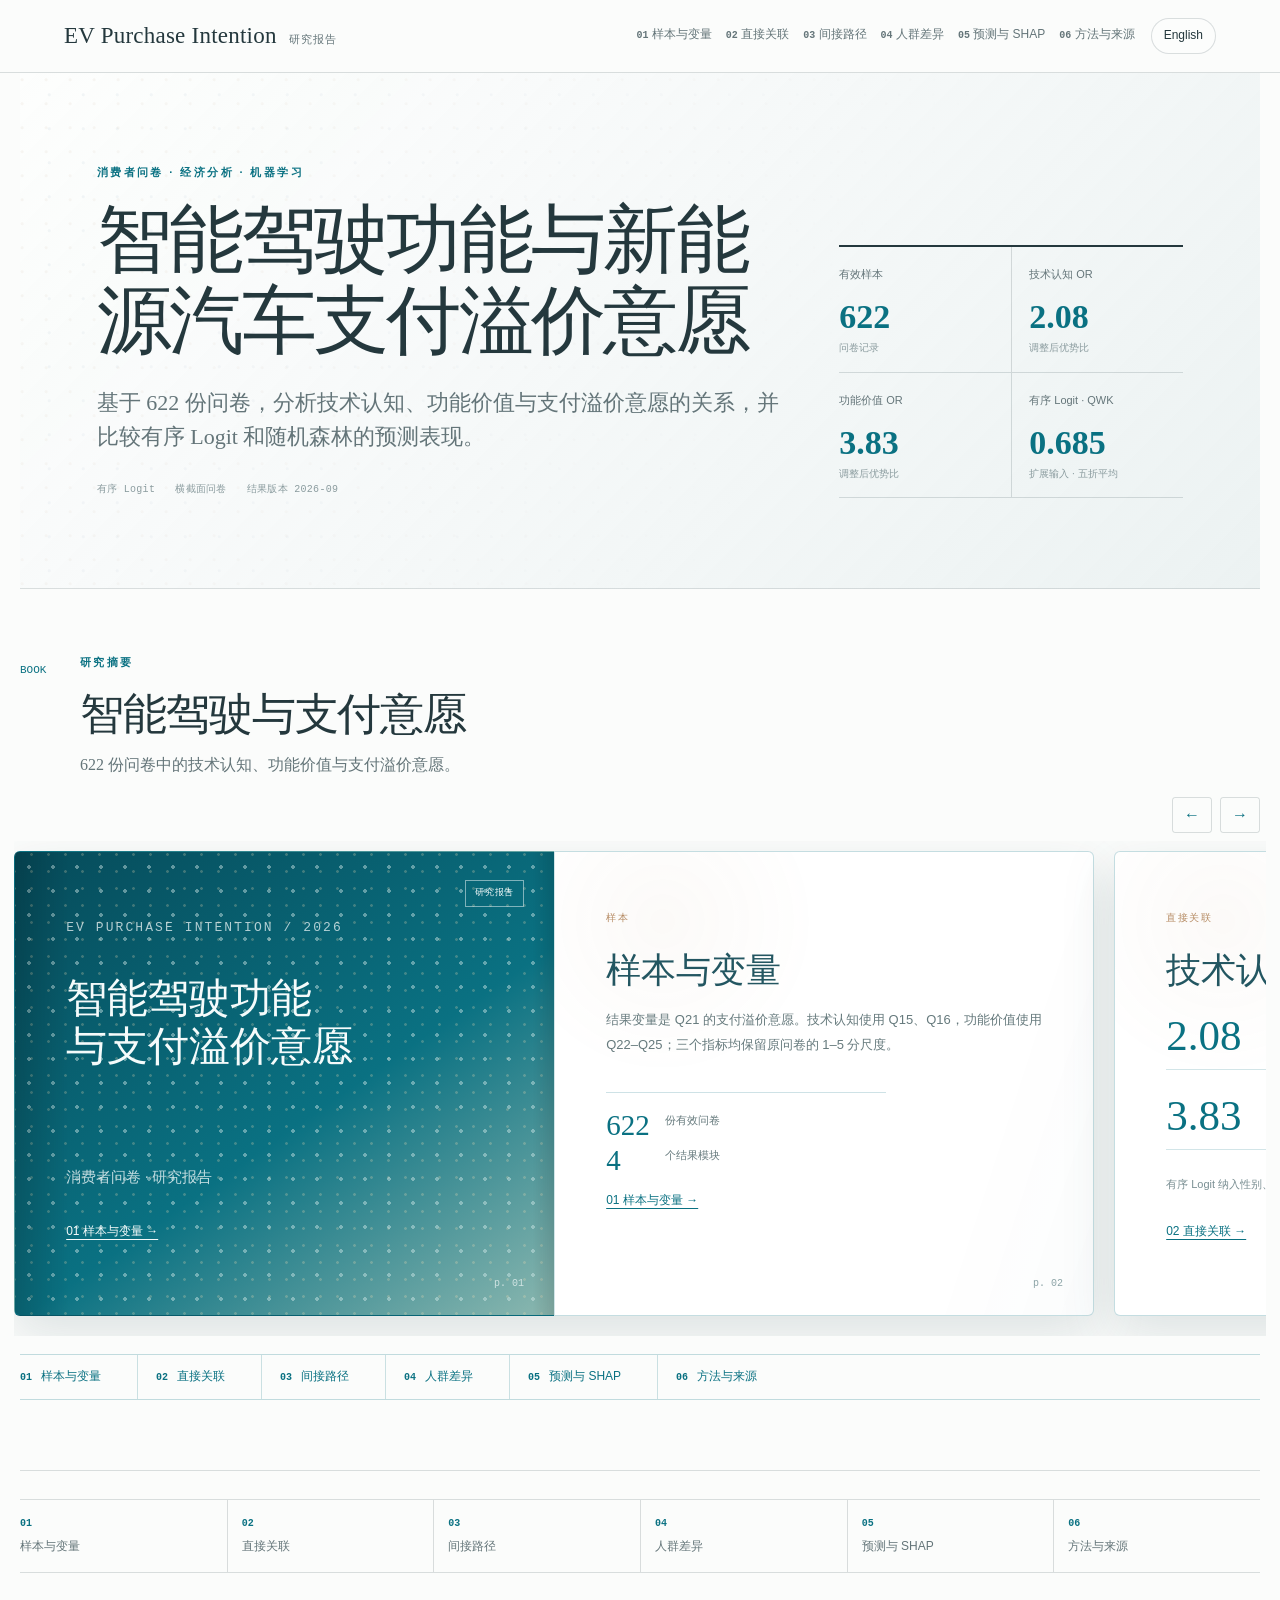
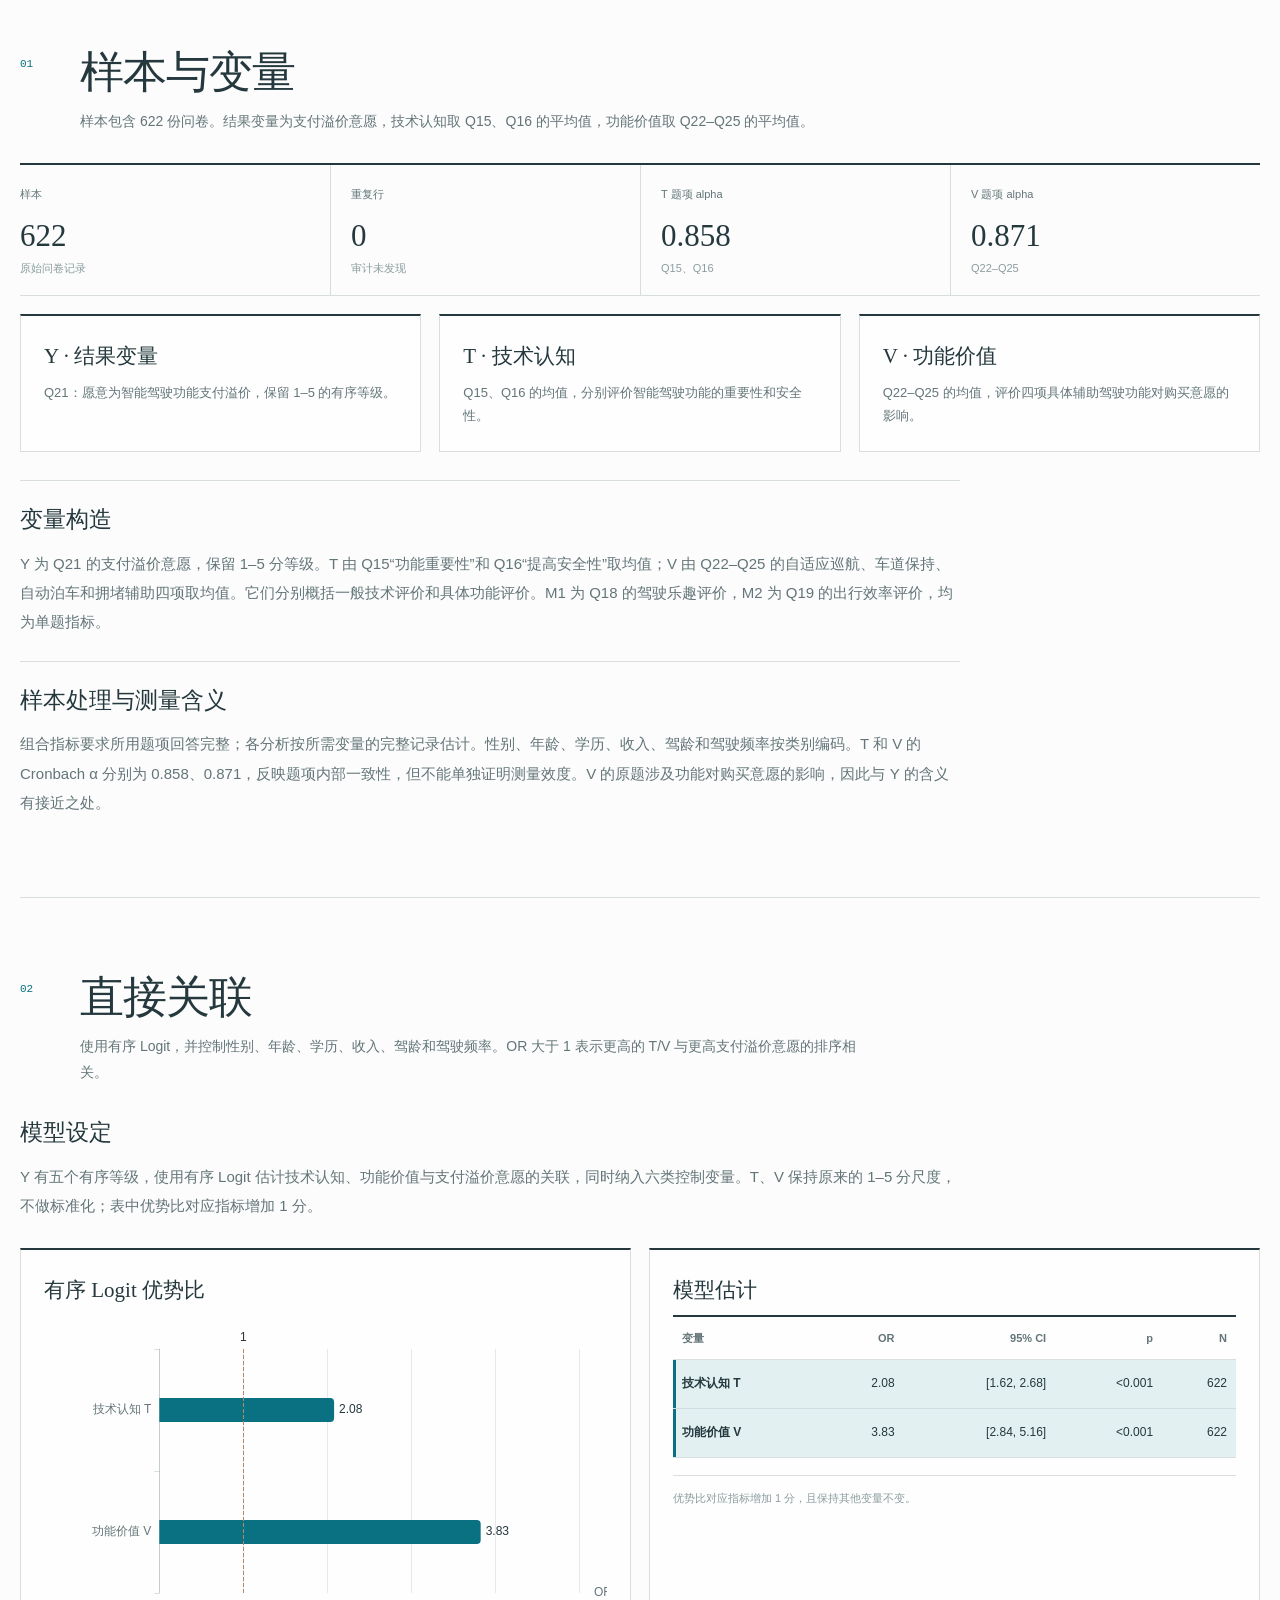
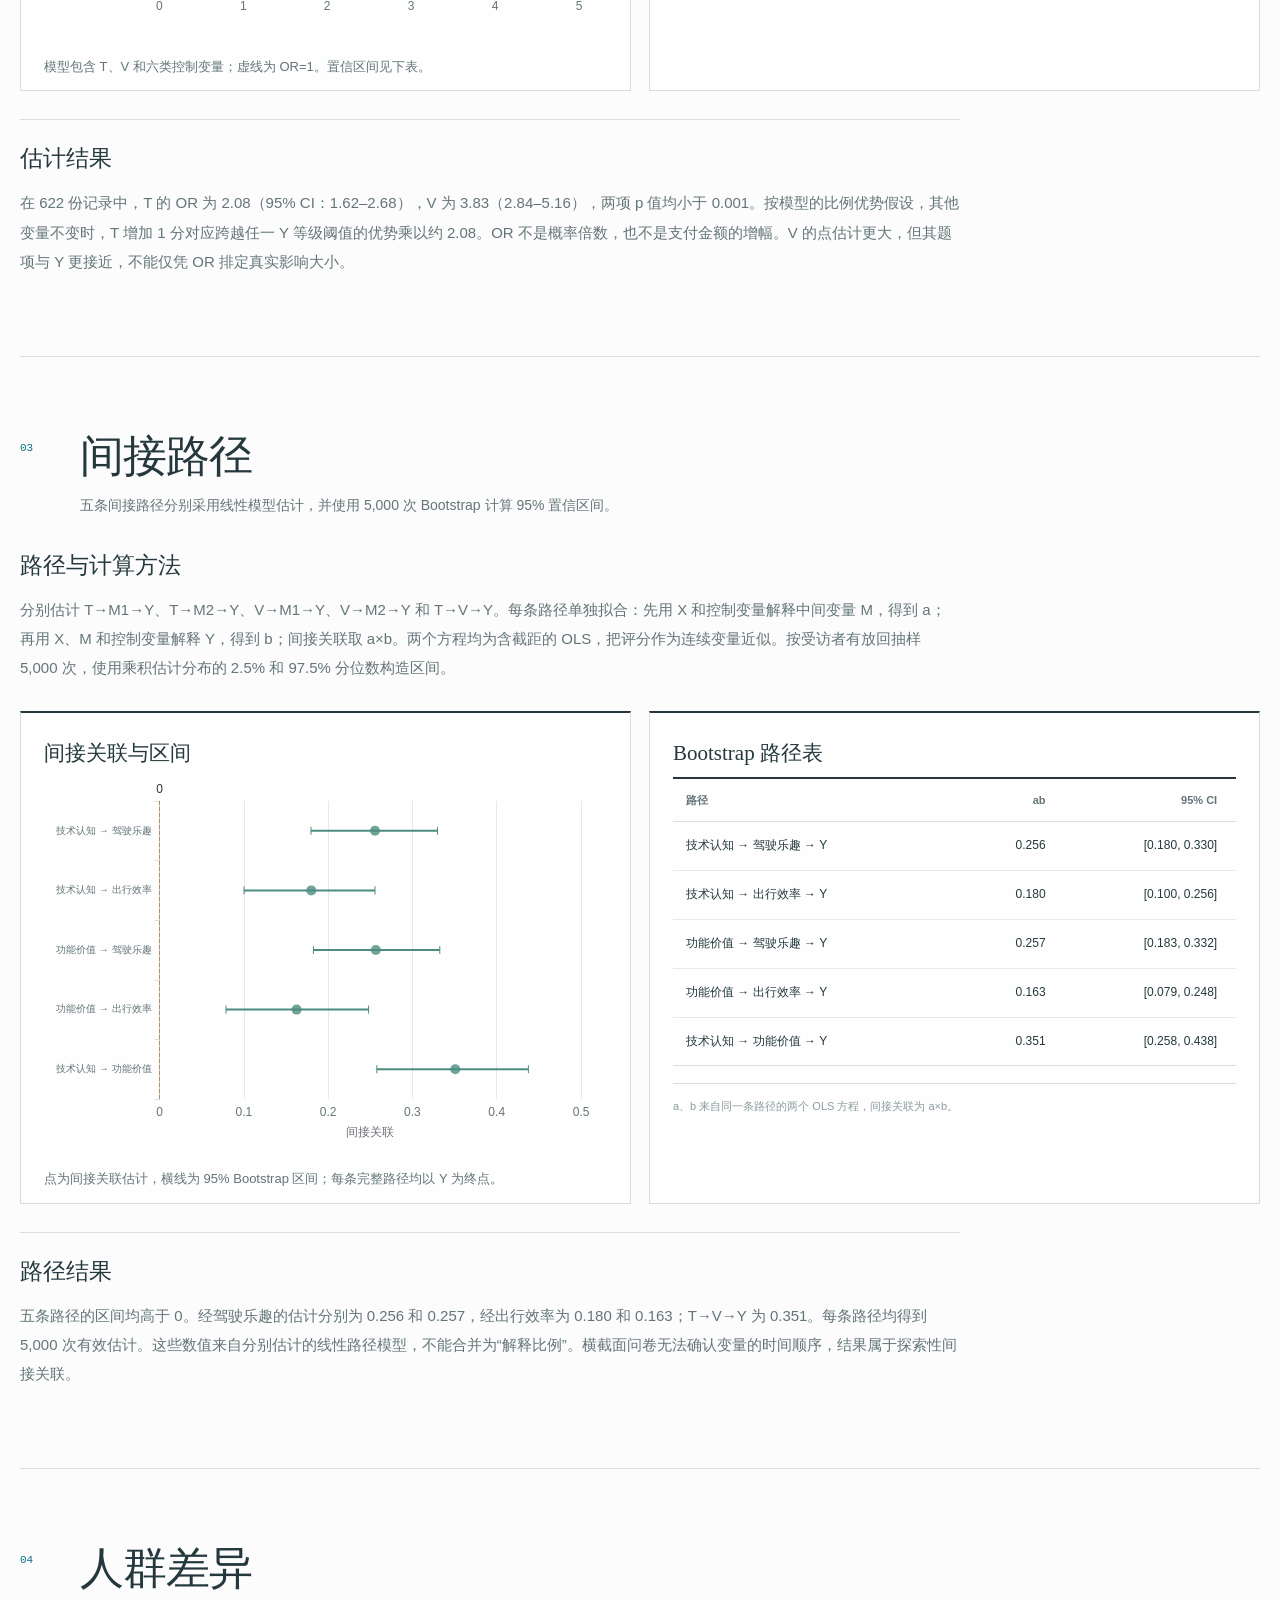
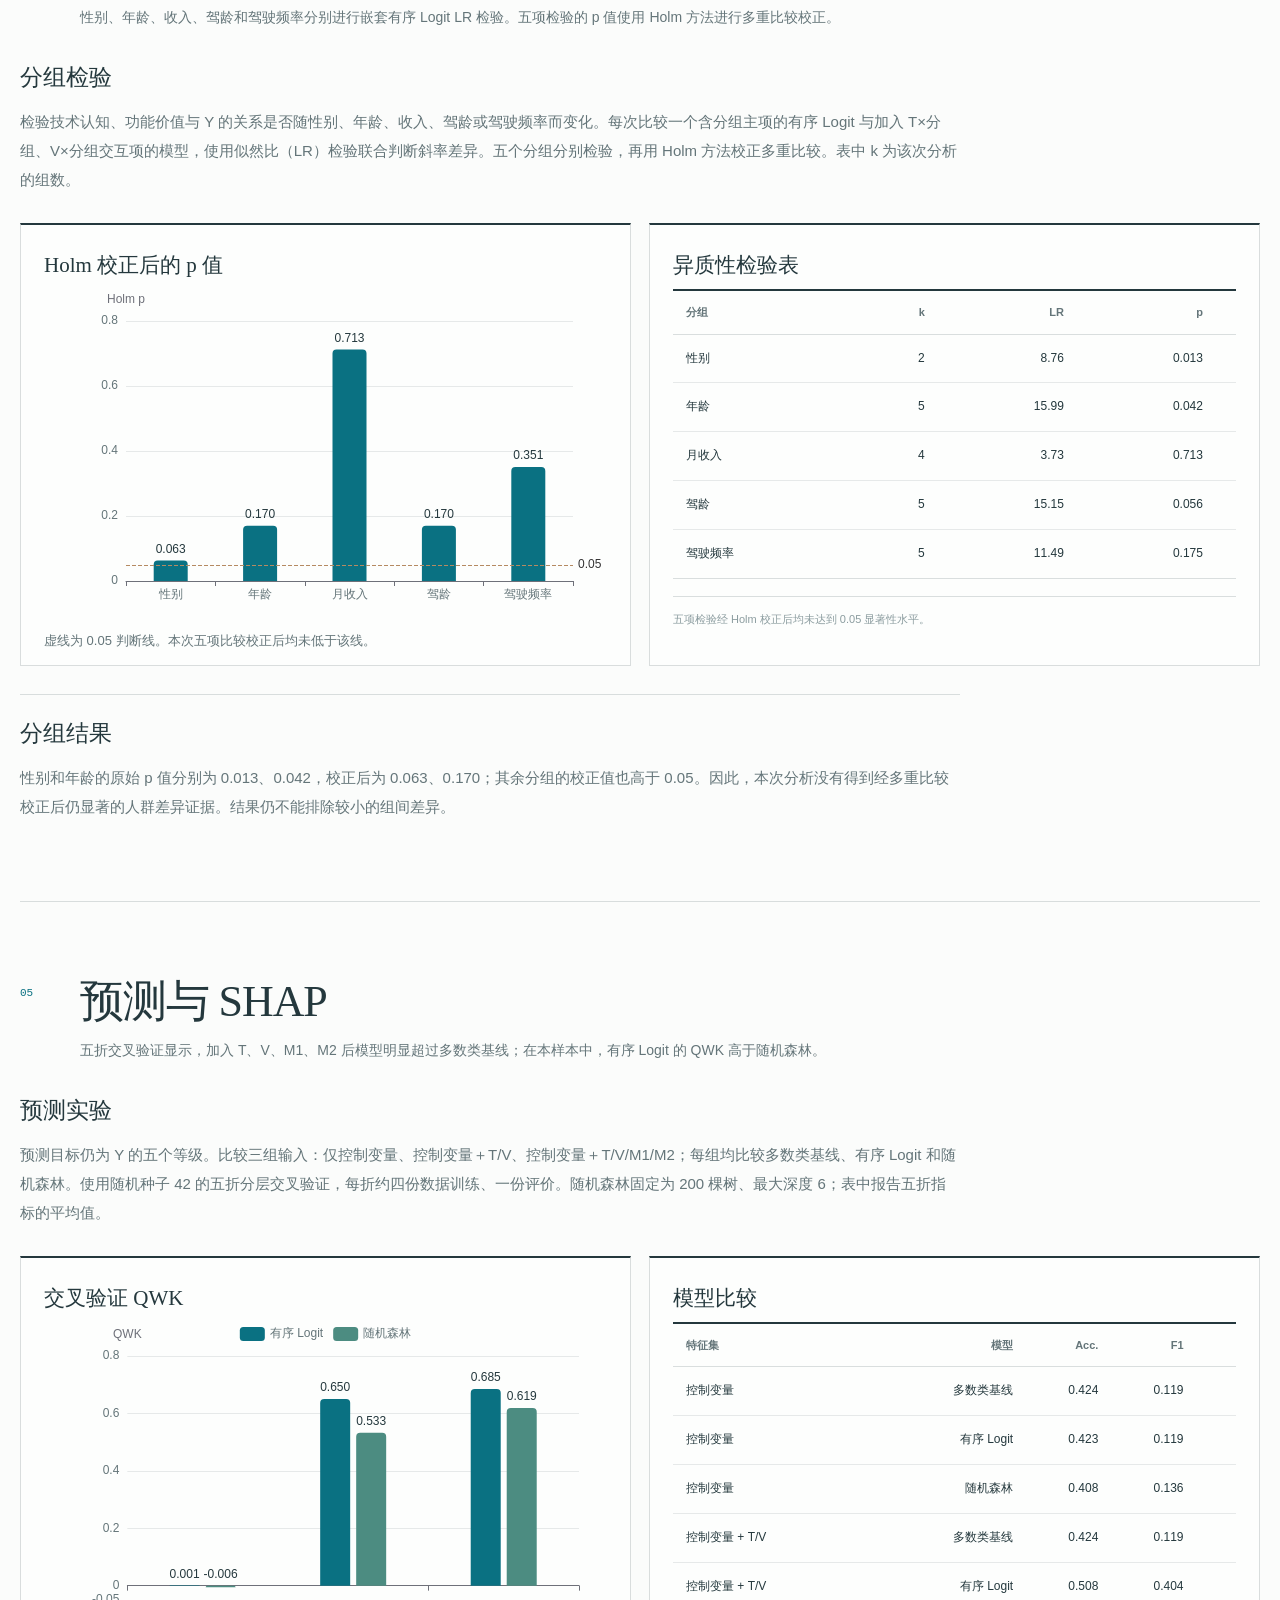
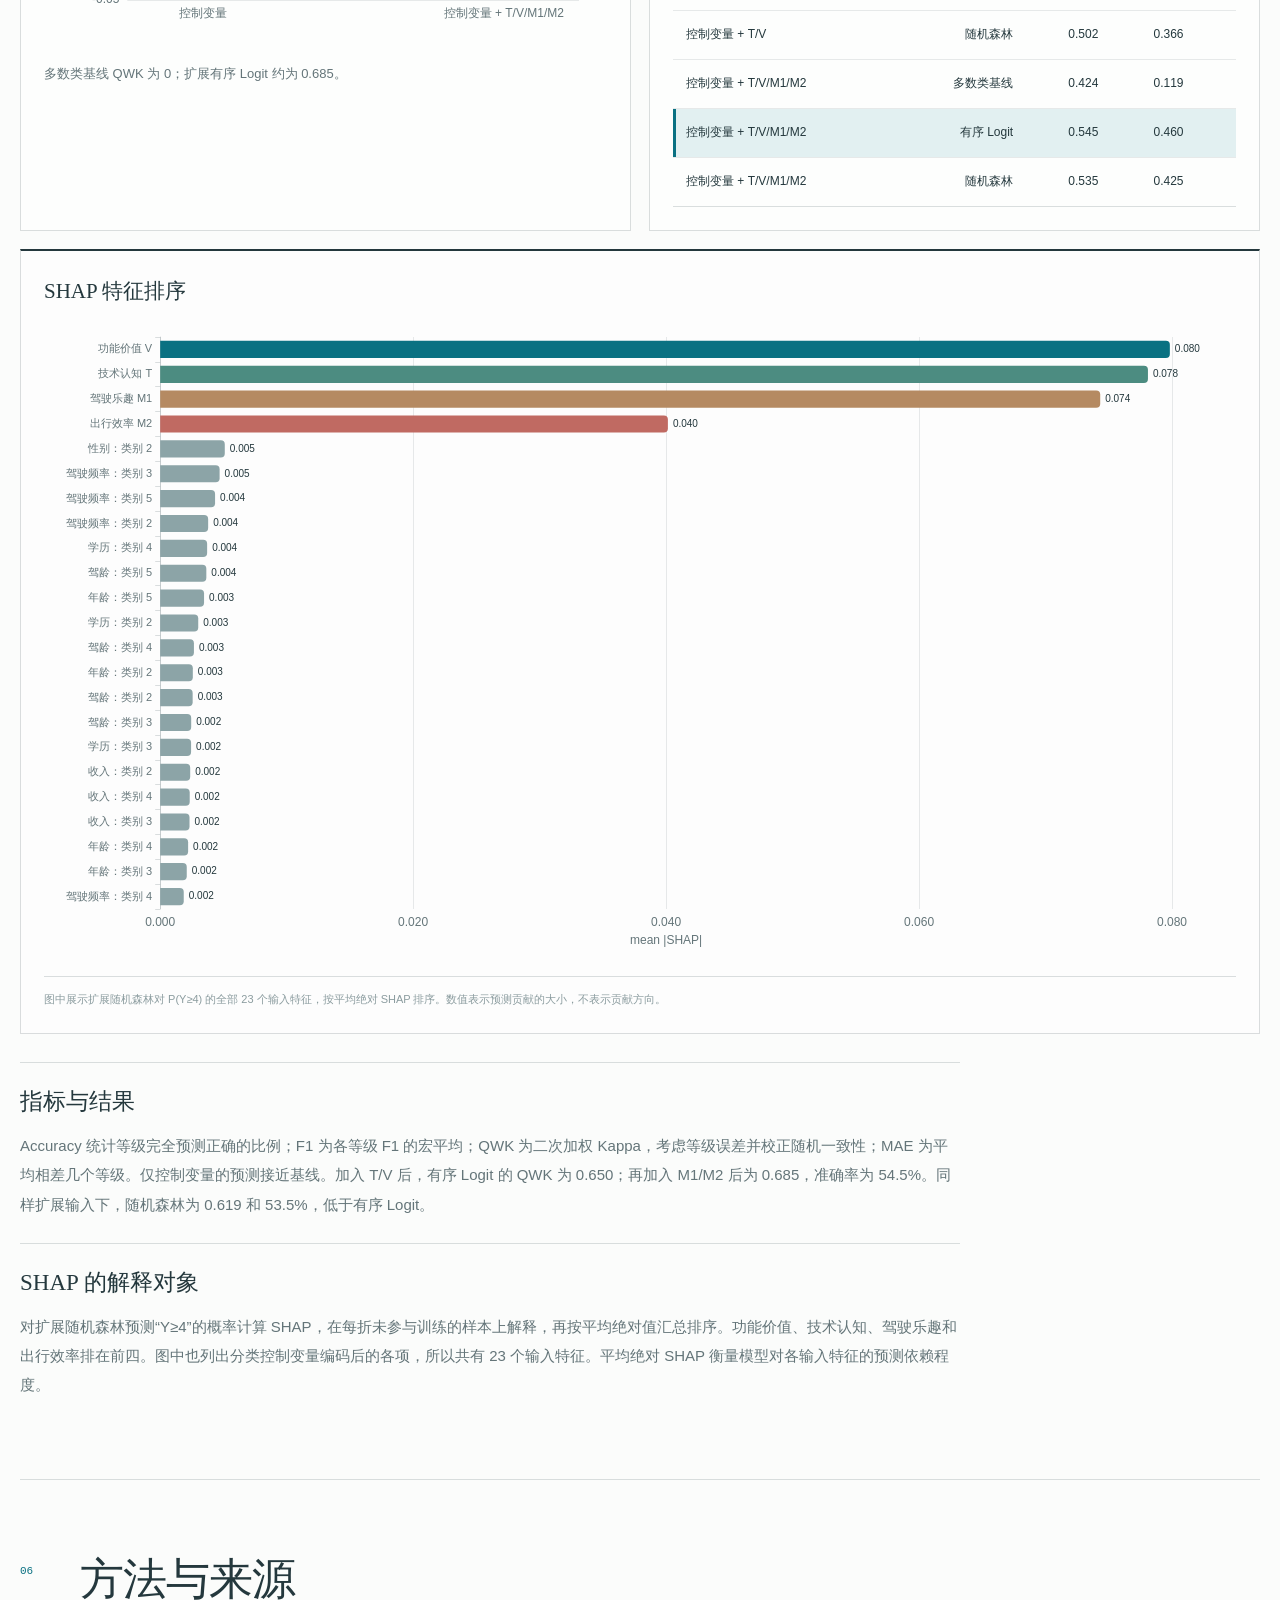
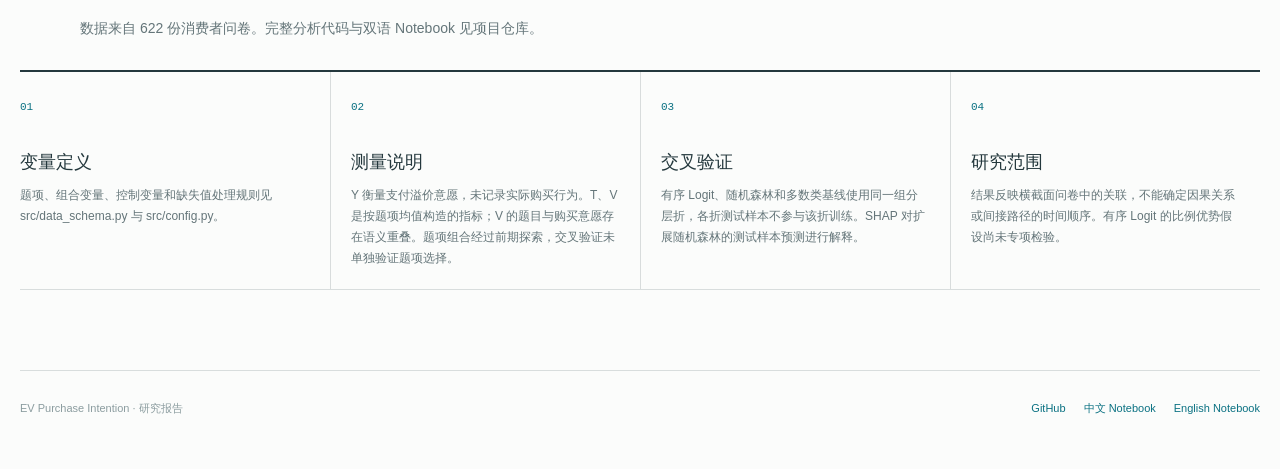
<file: app/index.html>
<!doctype html>
<html lang="zh-CN">
<head>
  <meta charset="utf-8">
  <meta name="viewport" content="width=device-width, initial-scale=1">
  <meta name="description" content="基于 622 份消费者问卷，分析智能驾驶技术认知、功能价值与新能源汽车支付溢价意愿的关系。">
  <title>EV Purchase Intention · 研究报告</title>
  <link rel="stylesheet" href="static/css/style.css?v=20261006-copy-table">
</head>
<body class="lang-zh">
  <header class="topbar">
    <div class="brand"><span class="brand-name"><span data-lang="zh">EV Purchase Intention</span><span data-lang="en">EV Purchase Intention</span></span><span class="brand-sub"><span data-lang="zh">研究报告</span><span data-lang="en">RESEARCH REPORT</span></span></div>
    <div class="top-actions">
      <nav class="nav-links" aria-label="报告导航" data-aria-zh="报告导航" data-aria-en="Report navigation"><a href="#audit"><b>01</b> <span data-lang="zh">样本与变量</span><span data-lang="en">Sample and variables</span></a><a href="#direct"><b>02</b> <span data-lang="zh">直接关联</span><span data-lang="en">Direct associations</span></a><a href="#mediation"><b>03</b> <span data-lang="zh">间接路径</span><span data-lang="en">Indirect paths</span></a><a href="#heterogeneity"><b>04</b> <span data-lang="zh">人群差异</span><span data-lang="en">Group differences</span></a><a href="#ml"><b>05</b> <span data-lang="zh">预测与 SHAP</span><span data-lang="en">Prediction and SHAP</span></a><a href="#methods"><b>06</b> <span data-lang="zh">方法与来源</span><span data-lang="en">Methods and sources</span></a></nav>
      <button id="langSwitch" class="lang-btn" type="button">English</button>
    </div>
  </header>

  <main class="page">
    <p id="loadStatus" class="note" role="alert" hidden><span data-lang="zh">报告数据加载失败，请刷新重试。</span><span data-lang="en">Report data could not be loaded; please reload.</span></p>
    <section class="hero" aria-labelledby="hero-title">
      <div class="hero-copy">
        <p class="kicker"><span data-lang="zh">消费者问卷 · 经济分析 · 机器学习</span><span data-lang="en">CONSUMER SURVEY · ECONOMETRICS · MACHINE LEARNING</span></p>
        <h1 id="hero-title"><span data-lang="zh">智能驾驶功能与新能源汽车支付溢价意愿</span><span data-lang="en">Driver-assistance features and willingness to pay a premium for an EV</span></h1>
        <p class="hero-lead"><span data-lang="zh">基于 622 份问卷，分析技术认知、功能价值与支付溢价意愿的关系，并比较有序 Logit 和随机森林的预测表现。</span><span data-lang="en">Using 622 survey responses, this study examines how technology perceptions and perceived feature value relate to willingness to pay a premium for an EV. It also compares the predictive performance of ordered logit and random forest.</span></p>
        <div class="hero-meta"><span><span data-lang="zh">有序 Logit</span><span data-lang="en">ORDERED LOGIT</span></span><span><span data-lang="zh">横截面问卷</span><span data-lang="en">CROSS-SECTIONAL SURVEY</span></span><span><span data-lang="zh">结果版本 2026-09</span><span data-lang="en">RESULTS · 2026-09</span></span></div>
      </div>
      <div class="hero-metrics" aria-label="主要结果" data-aria-zh="主要结果" data-aria-en="Key results">
        <div class="metric"><span class="metric-label"><span data-lang="zh">有效样本</span><span data-lang="en">Respondents</span></span><strong id="metric-n" class="metric-value">—</strong><span class="metric-note"><span data-lang="zh">问卷记录</span><span data-lang="en">survey records</span></span></div>
        <div class="metric"><span class="metric-label"><span data-lang="zh">技术认知 OR</span><span data-lang="en">Technology perceptions · OR</span></span><strong id="metric-t" class="metric-value">—</strong><span class="metric-note"><span data-lang="zh">调整后优势比</span><span data-lang="en">Adjusted odds ratio</span></span></div>
        <div class="metric"><span class="metric-label"><span data-lang="zh">功能价值 OR</span><span data-lang="en">Perceived feature value · OR</span></span><strong id="metric-v" class="metric-value">—</strong><span class="metric-note"><span data-lang="zh">调整后优势比</span><span data-lang="en">Adjusted odds ratio</span></span></div>
        <div class="metric"><span class="metric-label"><span data-lang="zh">有序 Logit · QWK</span><span data-lang="en">Ordered logit · QWK</span></span><strong id="metric-qwk" class="metric-value">—</strong><span class="metric-note"><span data-lang="zh">扩展输入 · 五折平均</span><span data-lang="en">Extended inputs · 5-fold mean</span></span></div>
      </div>
    </section>

    <section id="book" class="book-intro" aria-labelledby="book-title">
      <div class="book-heading">
        <span class="section-no">BOOK</span>
        <div>
          <p class="kicker"><span data-lang="zh">研究摘要</span><span data-lang="en">STUDY SUMMARY</span></p>
          <h2 id="book-title"><span data-lang="zh">智能驾驶与支付意愿</span><span data-lang="en">Driver assistance and willingness to pay</span></h2>
          <p class="book-lead"><span data-lang="zh">622 份问卷中的技术认知、功能价值与支付溢价意愿。</span><span data-lang="en">Technology perceptions, perceived feature value and willingness to pay a premium in 622 survey responses.</span></p>
        </div>
      </div>
      <div class="book-controls"><button type="button" id="bookPrev" aria-label="上一组书页" data-aria-zh="上一组书页" data-aria-en="Previous spread">←</button><button type="button" id="bookNext" aria-label="下一组书页" data-aria-zh="下一组书页" data-aria-en="Next spread">→</button></div>
      <div class="book-viewport" tabindex="0" aria-label="研究摘要" data-aria-zh="研究摘要" data-aria-en="Study summary">
        <div class="book-spread">
          <article class="book-page book-cover">
            <span class="book-ribbon"><span data-lang="zh">研究报告</span><span data-lang="en">RESEARCH REPORT</span></span>
            <p class="book-series">EV PURCHASE INTENTION / 2026</p>
            <h3><span data-lang="zh">智能驾驶功能<br>与支付溢价意愿</span><span data-lang="en">Driver-assistance features<br>and willingness to pay a premium</span></h3>
            <p class="book-cover-note"><span data-lang="zh">消费者问卷 · 研究报告</span><span data-lang="en">Consumer survey · Research report</span></p>
            <a class="book-detail" href="#audit"><span data-lang="zh">01 样本与变量 →</span><span data-lang="en">01 Sample and variables →</span></a><span class="book-page-number">p. 01</span>
          </article>
          <article class="book-page">
            <span class="book-page-label"><span data-lang="zh">样本</span><span data-lang="en">SAMPLE</span></span>
            <h3><span data-lang="zh">样本与变量</span><span data-lang="en">Sample and variables</span></h3>
            <p><span data-lang="zh">结果变量是 Q21 的支付溢价意愿。技术认知使用 Q15、Q16，功能价值使用 Q22–Q25；三个指标均保留原问卷的 1–5 分尺度。</span><span data-lang="en">The outcome is willingness to pay a premium in Q21. T averages Q15 and Q16; perceived feature value averages Q22–Q25. All three measures retain the original 1–5 scale.</span></p>
            <div class="book-facts"><b>622</b><span><span data-lang="zh">份有效问卷</span><span data-lang="en">survey responses</span></span><b>4</b><span><span data-lang="zh">个结果模块</span><span data-lang="en">result modules</span></span></div>
            <a class="book-detail" href="#audit"><span data-lang="zh">01 样本与变量 →</span><span data-lang="en">01 Sample and variables →</span></a><span class="book-page-number">p. 02</span>
          </article>
        </div>
        <div class="book-spread">
          <article class="book-page">
            <span class="book-page-label"><span data-lang="zh">直接关联</span><span data-lang="en">ASSOCIATIONS</span></span>
            <h3><span data-lang="zh">技术认知与功能价值</span><span data-lang="en">Technology perceptions and perceived feature value</span></h3>
            <div class="book-result"><b>2.08</b><span><span data-lang="zh">技术认知 T · OR</span><span data-lang="en">Technology perceptions T · OR</span></span></div>
            <div class="book-result"><b>3.83</b><span><span data-lang="zh">功能价值 V · OR</span><span data-lang="en">Perceived feature value V · OR</span></span></div>
            <p class="book-footnote"><span data-lang="zh">有序 Logit 纳入性别、年龄、学历、收入、驾龄和驾驶频率作为控制变量。</span><span data-lang="en">The ordered-logit model adjusts for gender, age, education, income, driving experience and driving frequency.</span></p>
            <a class="book-detail" href="#direct"><span data-lang="zh">02 直接关联 →</span><span data-lang="en">02 Direct associations →</span></a><span class="book-page-number">p. 03</span>
          </article>
          <article class="book-page">
            <span class="book-page-label"><span data-lang="zh">探索性路径</span><span data-lang="en">INDIRECT PATHS</span></span>
            <h3><span data-lang="zh">驾驶乐趣与出行效率</span><span data-lang="en">Driving pleasure and travel efficiency</span></h3>
            <p><span data-lang="zh">分别估计经驾驶乐趣、出行效率以及功能价值的五条间接路径，采用 5,000 次 Bootstrap 估计区间。五条路径的间接关联均为正，95% 区间均高于零。</span><span data-lang="en">Five paths through driving pleasure, travel efficiency and perceived feature value are estimated separately with 5,000 bootstrap draws. All five indirect estimates are positive, with 95% intervals above zero.</span></p>
            <div class="book-stamp"><span data-lang="zh">探索性</span><span data-lang="en">EXPLORATORY</span></div>
            <a class="book-detail" href="#mediation"><span data-lang="zh">03 间接路径 →</span><span data-lang="en">03 Indirect paths →</span></a><span class="book-page-number">p. 04</span>
          </article>
        </div>
        <div class="book-spread">
          <article class="book-page">
            <span class="book-page-label"><span data-lang="zh">人群差异</span><span data-lang="en">GROUP DIFFERENCES</span></span>
            <h3><span data-lang="zh">人口与驾驶特征</span><span data-lang="en">Demographics and driving history</span></h3>
            <p><span data-lang="zh">按性别、年龄、收入、驾龄和驾驶频率检验 T、V 与支付意愿的关联是否存在组间差异。五项似然比检验经 Holm 校正后均未达到 0.05 显著性水平。</span><span data-lang="en">Five likelihood-ratio tests examine whether associations of T and V with willingness to pay differ by gender, age, income, driving experience or driving frequency. None meets the 0.05 threshold after Holm adjustment.</span></p>
            <div class="book-result"><b>0.063</b><span><span data-lang="zh">最低 Holm 校正 p 值</span><span data-lang="en">Smallest Holm-adjusted p-value</span></span></div>
            <a class="book-detail" href="#heterogeneity"><span data-lang="zh">04 人群差异 →</span><span data-lang="en">04 Group differences →</span></a><span class="book-page-number">p. 05</span>
          </article>
          <article class="book-page">
            <span class="book-page-label"><span data-lang="zh">机器学习</span><span data-lang="en">MACHINE LEARNING</span></span>
            <h3><span data-lang="zh">有序 Logit 与随机森林</span><span data-lang="en">Ordered logit and random forest</span></h3>
            <div class="book-result"><b>0.685</b><span><span data-lang="zh">扩展有序 Logit · QWK</span><span data-lang="en">Extended ordered logit · QWK</span></span></div>
            <div class="book-result"><b>0.619</b><span><span data-lang="zh">随机森林 · QWK</span><span data-lang="en">Random forest · QWK</span></span></div>
            <p class="book-footnote"><span data-lang="zh">两项数值为五折交叉验证的平均值。扩展输入包含 T、V、M1、M2 和六类控制变量。</span><span data-lang="en">Both scores are five-fold cross-validation means. Extended inputs include T, V, M1, M2 and six categorical controls.</span></p>
            <a class="book-detail" href="#ml"><span data-lang="zh">05 预测与 SHAP →</span><span data-lang="en">05 Prediction and SHAP →</span></a><span class="book-page-number">p. 06</span>
          </article>
        </div>
      </div>
      <div class="book-index" aria-label="报告章节" data-aria-zh="报告章节" data-aria-en="Report chapters"><a href="#audit"><b>01</b> <span data-lang="zh">样本与变量</span><span data-lang="en">Sample and variables</span></a><a href="#direct"><b>02</b> <span data-lang="zh">直接关联</span><span data-lang="en">Direct associations</span></a><a href="#mediation"><b>03</b> <span data-lang="zh">间接路径</span><span data-lang="en">Indirect paths</span></a><a href="#heterogeneity"><b>04</b> <span data-lang="zh">人群差异</span><span data-lang="en">Group differences</span></a><a href="#ml"><b>05</b> <span data-lang="zh">预测与 SHAP</span><span data-lang="en">Prediction and SHAP</span></a><a href="#methods"><b>06</b> <span data-lang="zh">方法与来源</span><span data-lang="en">Methods and sources</span></a></div>
    </section>

    <nav class="toc" aria-label="报告章节" data-aria-zh="报告章节" data-aria-en="Report sections"><a href="#audit"><b>01</b> <span data-lang="zh">样本与变量</span><span data-lang="en">Sample and variables</span></a><a href="#direct"><b>02</b> <span data-lang="zh">直接关联</span><span data-lang="en">Direct associations</span></a><a href="#mediation"><b>03</b> <span data-lang="zh">间接路径</span><span data-lang="en">Indirect paths</span></a><a href="#heterogeneity"><b>04</b> <span data-lang="zh">人群差异</span><span data-lang="en">Group differences</span></a><a href="#ml"><b>05</b> <span data-lang="zh">预测与 SHAP</span><span data-lang="en">Prediction and SHAP</span></a><a href="#methods"><b>06</b> <span data-lang="zh">方法与来源</span><span data-lang="en">Methods and sources</span></a></nav>

    <section id="audit" class="section">
      <div class="section-head"><span class="section-no">01</span><div><h2><span data-lang="zh">样本与变量</span><span data-lang="en">Sample and variables</span></h2><p class="section-lead"><span data-lang="zh">样本包含 622 份问卷。结果变量为支付溢价意愿，技术认知取 Q15、Q16 的平均值，功能价值取 Q22–Q25 的平均值。</span><span data-lang="en">The sample contains 622 survey responses. The outcome is willingness to pay a premium. Technology perceptions (T) are measured by the mean of Q15 and Q16; perceived feature value (V) is the mean of Q22–Q25. </span></p></div></div>
      <div class="audit-grid">
        <div class="audit-card"><label><span data-lang="zh">样本</span><span data-lang="en">Rows</span></label><strong id="auditRows">622</strong><small><span data-lang="zh">原始问卷记录</span><span data-lang="en">survey records</span></small></div>
        <div class="audit-card"><label><span data-lang="zh">重复行</span><span data-lang="en">Duplicate rows</span></label><strong>0</strong><small><span data-lang="zh">审计未发现</span><span data-lang="en">none in audit</span></small></div>
        <div class="audit-card"><label><span data-lang="zh">T 题项 alpha</span><span data-lang="en">T-item alpha</span></label><strong id="auditAlphaT">—</strong><small><span data-lang="zh">Q15、Q16</span><span data-lang="en">Q15 and Q16</span></small></div>
        <div class="audit-card"><label><span data-lang="zh">V 题项 alpha</span><span data-lang="en">V-item alpha</span></label><strong id="auditAlphaV">—</strong><small><span data-lang="zh">Q22–Q25</span><span data-lang="en">Q22–Q25</span></small></div>
      </div>
      <div class="grid-3" style="margin-top:18px">
        <article class="panel"><h3><span data-lang="zh">Y · 结果变量</span><span data-lang="en">Y · Outcome</span></h3><p><span data-lang="zh">Q21：愿意为智能驾驶功能支付溢价，保留 1–5 的有序等级。</span><span data-lang="en">Q21: willingness to pay a premium for intelligent-driving functions, retained as an ordered 1–5 outcome.</span></p></article>
        <article class="panel"><h3><span data-lang="zh">T · 技术认知</span><span data-lang="en">T · Technology perceptions</span></h3><p><span data-lang="zh">Q15、Q16 的均值，分别评价智能驾驶功能的重要性和安全性。</span><span data-lang="en">The mean of Q15 and Q16, which rate the importance and safety of driver-assistance features.</span></p></article>
        <article class="panel"><h3><span data-lang="zh">V · 功能价值</span><span data-lang="en">V · Perceived feature value</span></h3><p><span data-lang="zh">Q22–Q25 的均值，评价四项具体辅助驾驶功能对购买意愿的影响。</span><span data-lang="en">The mean of Q22–Q25, which rate how four specific driver-assistance features influence purchase intention.</span></p></article>
      </div>
    <div class="analysis-explanation"><article><h3><span data-lang="zh">变量构造</span><span data-lang="en">Variable construction</span></h3><p><span data-lang="zh">Y 为 Q21 的支付溢价意愿，保留 1–5 分等级。T 由 Q15“功能重要性”和 Q16“提高安全性”取均值；V 由 Q22–Q25 的自适应巡航、车道保持、自动泊车和拥堵辅助四项取均值。它们分别概括一般技术评价和具体功能评价。M1 为 Q18 的驾驶乐趣评价，M2 为 Q19 的出行效率评价，均为单题指标。</span><span data-lang="en">Y is the ordered 1–5 response to Q21 on willingness to pay a premium. T averages Q15 (importance) and Q16 (safety). V averages Q22–Q25 on adaptive cruise control, lane keeping, parking assistance and traffic-jam assistance. M1 is Q18 (driving pleasure); M2 is Q19 (travel efficiency), both single-item measures.</span></p></article><article><h3><span data-lang="zh">样本处理与测量含义</span><span data-lang="en">Sample preparation and measurement</span></h3><p><span data-lang="zh">组合指标要求所用题项回答完整；各分析按所需变量的完整记录估计。性别、年龄、学历、收入、驾龄和驾驶频率按类别编码。T 和 V 的 Cronbach α 分别为 0.858、0.871，反映题项内部一致性，但不能单独证明测量效度。V 的原题涉及功能对购买意愿的影响，因此与 Y 的含义有接近之处。</span><span data-lang="en">Composites require complete item responses, and each analysis uses complete records for its required variables. Six demographic and driving controls are category-coded. Cronbach’s alpha is 0.858 for T and 0.871 for V; these assess internal consistency, not construct validity. V’s questions already refer to purchase intention, so its meaning overlaps with Y.</span></p></article></div>
</section>

    <section id="direct" class="section">
      <div class="section-head"><span class="section-no">02</span><div><h2><span data-lang="zh">直接关联</span><span data-lang="en">Direct associations</span></h2><p class="section-lead"><span data-lang="zh">使用有序 Logit，并控制性别、年龄、学历、收入、驾龄和驾驶频率。OR 大于 1 表示更高的 T/V 与更高支付溢价意愿的排序相关。</span><span data-lang="en">The ordered-logit model controls for gender, age, education, income, driving experience, and driving frequency. An OR above 1 indicates an association with a higher willingness-to-pay category.</span></p></div></div>
      <div class="analysis-explanation analysis-method"><article><h3><span data-lang="zh">模型设定</span><span data-lang="en">Model specification</span></h3><p><span data-lang="zh">Y 有五个有序等级，使用有序 Logit 估计技术认知、功能价值与支付溢价意愿的关联，同时纳入六类控制变量。T、V 保持原来的 1–5 分尺度，不做标准化；表中优势比对应指标增加 1 分。</span><span data-lang="en">Ordered logit models the five ordered Y categories using technology perceptions, perceived feature value and six categorical controls. T and V remain on their original 1–5 scales; odds ratios refer to a one-point increase.</span></p></article></div>
      <div class="grid-2">
        <article class="panel chart-panel"><h3><span data-lang="zh">有序 Logit 优势比</span><span data-lang="en">Ordered-logit odds ratios</span></h3><div id="directChart" class="chart" role="img" aria-label="有序 Logit 优势比" data-aria-zh="有序 Logit 优势比" data-aria-en="Ordered-logit odds ratios"></div><p class="chart-caption"><span data-lang="zh">模型包含 T、V 和六类控制变量；虚线为 OR=1。置信区间见下表。</span><span data-lang="en">The model includes T, V and six categorical controls. The dashed line is OR=1; confidence intervals appear in the table.</span></p></article>
        <article class="panel"><h3><span data-lang="zh">模型估计</span><span data-lang="en">Model estimates</span></h3><div class="table-wrap"><table><thead><tr><th><span data-lang="zh">变量</span><span data-lang="en">Variable</span></th><th>OR</th><th>95% CI</th><th>p</th><th>N</th></tr></thead><tbody id="directTable"></tbody></table></div><p class="panel-note"><span data-lang="zh">优势比对应指标增加 1 分，且保持其他变量不变。</span><span data-lang="en">Odds ratios refer to a one-point increase, holding other variables fixed.</span></p></article>
      </div>

    <div class="analysis-explanation"><article><h3><span data-lang="zh">估计结果</span><span data-lang="en">Estimated associations</span></h3><p><span data-lang="zh">在 622 份记录中，T 的 OR 为 2.08（95% CI：1.62–2.68），V 为 3.83（2.84–5.16），两项 p 值均小于 0.001。按模型的比例优势假设，其他变量不变时，T 增加 1 分对应跨越任一 Y 等级阈值的优势乘以约 2.08。OR 不是概率倍数，也不是支付金额的增幅。V 的点估计更大，但其题项与 Y 更接近，不能仅凭 OR 排定真实影响大小。</span><span data-lang="en">Across 622 records, T has OR 2.08 (95% CI 1.62–2.68) and V has OR 3.83 (2.84–5.16), both p&lt;0.001. Under proportional odds, a one-point increase in T multiplies the odds of exceeding any Y threshold by about 2.08, holding other variables fixed. This is neither a probability ratio nor a change in payment amount. V’s larger estimate must also be read in light of its conceptual overlap with Y.</span></p></article></div>
</section>

    <section id="mediation" class="section">
      <div class="section-head"><span class="section-no">03</span><div><h2><span data-lang="zh">间接路径</span><span data-lang="en">Indirect paths</span></h2><p class="section-lead"><span data-lang="zh">五条间接路径分别采用线性模型估计，并使用 5,000 次 Bootstrap 计算 95% 置信区间。</span><span data-lang="en">Five indirect paths are estimated separately using linear models, with 5,000 bootstrap draws for 95% confidence intervals.</span></p></div></div>
      <div class="analysis-explanation analysis-method"><article><h3><span data-lang="zh">路径与计算方法</span><span data-lang="en">Paths and estimation</span></h3><p><span data-lang="zh">分别估计 T→M1→Y、T→M2→Y、V→M1→Y、V→M2→Y 和 T→V→Y。每条路径单独拟合：先用 X 和控制变量解释中间变量 M，得到 a；再用 X、M 和控制变量解释 Y，得到 b；间接关联取 a×b。两个方程均为含截距的 OLS，把评分作为连续变量近似。按受访者有放回抽样 5,000 次，使用乘积估计分布的 2.5% 和 97.5% 分位数构造区间。</span><span data-lang="en">Five paths are fitted separately: T→M1→Y, T→M2→Y, V→M1→Y, V→M2→Y and T→V→Y. For each, OLS regresses M on X and controls to estimate a, and Y on X, M and controls to estimate b. Both equations include intercepts and approximate ratings as continuous. The product a×b is bootstrapped by resampling respondents with replacement 5,000 times; percentile intervals use the 2.5th and 97.5th percentiles.</span></p></article></div>
      <div class="grid-2">
        <article class="panel chart-panel"><h3><span data-lang="zh">间接关联与区间</span><span data-lang="en">Indirect associations and intervals</span></h3><div id="mediationChart" class="chart-tall" role="img" aria-label="Bootstrap 间接路径" data-aria-zh="Bootstrap 间接路径" data-aria-en="Bootstrap indirect paths"></div><p class="chart-caption"><span data-lang="zh">点为间接关联估计，横线为 95% Bootstrap 区间；每条完整路径均以 Y 为终点。</span><span data-lang="en">Points show indirect estimates; horizontal lines show 95% bootstrap intervals. Every full path ends at Y.</span></p></article>
        <article class="panel"><h3><span data-lang="zh">Bootstrap 路径表</span><span data-lang="en">Bootstrap path table</span></h3><div class="table-wrap"><table><thead><tr><th><span data-lang="zh">路径</span><span data-lang="en">Path</span></th><th>ab</th><th>95% CI</th><th><span data-lang="zh">有效/总数</span><span data-lang="en">Valid / total</span></th></tr></thead><tbody id="mediationTable"></tbody></table></div><p class="panel-note"><span data-lang="zh">a、b 来自同一条路径的两个 OLS 方程，间接关联为 a×b。</span><span data-lang="en">a and b come from the two OLS equations for each path; the indirect estimate is a×b.</span></p></article>
      </div>
    <div class="analysis-explanation"><article><h3><span data-lang="zh">路径结果</span><span data-lang="en">Path estimates</span></h3><p><span data-lang="zh">五条路径的区间均高于 0。经驾驶乐趣的估计分别为 0.256 和 0.257，经出行效率为 0.180 和 0.163；T→V→Y 为 0.351。每条路径均得到 5,000 次有效估计。这些数值来自分别估计的线性路径模型，不能合并为“解释比例”。横截面问卷无法确认变量的时间顺序，结果属于探索性间接关联。</span><span data-lang="en">All five intervals lie above zero. Products through driving pleasure are 0.256 and 0.257, through travel efficiency 0.180 and 0.163, and through T→V→Y 0.351. Each path has 5,000 valid bootstrap estimates. The estimates come from separately fitted linear path models and cannot be summed into an explained proportion. Because the survey cannot establish temporal ordering, the paths describe exploratory indirect associations.</span></p></article></div>
</section>

    <section id="heterogeneity" class="section">
      <div class="section-head"><span class="section-no">04</span><div><h2><span data-lang="zh">人群差异</span><span data-lang="en">Group differences</span></h2><p class="section-lead"><span data-lang="zh">性别、年龄、收入、驾龄和驾驶频率分别进行嵌套有序 Logit LR 检验。五项检验的 p 值使用 Holm 方法进行多重比较校正。</span><span data-lang="en">Gender, age, income, driving experience, and driving frequency are tested with nested ordered-logit LR comparisons. The five p-values are adjusted for multiple comparisons using the Holm method.</span></p></div></div>
      <div class="analysis-explanation analysis-method"><article><h3><span data-lang="zh">分组检验</span><span data-lang="en">Group comparisons</span></h3><p><span data-lang="zh">检验技术认知、功能价值与 Y 的关系是否随性别、年龄、收入、驾龄或驾驶频率而变化。每次比较一个含分组主项的有序 Logit 与加入 T×分组、V×分组交互项的模型，使用似然比（LR）检验联合判断斜率差异。五个分组分别检验，再用 Holm 方法校正多重比较。表中 k 为该次分析的组数。</span><span data-lang="en">For each grouping, a restricted ordered logit containing group main effects is compared with a model adding T-by-group and V-by-group interactions. The likelihood-ratio test jointly assesses slope differences. Five grouping tests are adjusted using Holm’s method. The table’s k is the number of groups.</span></p></article></div>
      <div class="grid-2">
        <article class="panel chart-panel"><h3><span data-lang="zh">Holm 校正后的 p 值</span><span data-lang="en">Holm-adjusted p-values</span></h3><div id="heteroChart" class="chart" role="img" aria-label="人群差异检验的 Holm 校正 p 值" data-aria-zh="人群差异检验的 Holm 校正 p 值" data-aria-en="Holm-adjusted group-comparison p-values"></div><p class="chart-caption"><span data-lang="zh">虚线为 0.05 判断线。本次五项比较校正后均未低于该线。</span><span data-lang="en">The dashed line marks 0.05. None of the five adjusted comparisons falls below it.</span></p></article>
        <article class="panel"><h3><span data-lang="zh">异质性检验表</span><span data-lang="en">Heterogeneity table</span></h3><div class="table-wrap"><table><thead><tr><th><span data-lang="zh">分组</span><span data-lang="en">Grouping</span></th><th>k</th><th>LR</th><th>p</th><th>Holm p</th></tr></thead><tbody id="heteroTable"></tbody></table></div><p class="panel-note"><span data-lang="zh">五项检验经 Holm 校正后均未达到 0.05 显著性水平。</span><span data-lang="en">None of the five tests meets the 0.05 significance threshold after Holm adjustment.</span></p></article>
      </div>
    <div class="analysis-explanation"><article><h3><span data-lang="zh">分组结果</span><span data-lang="en">Group results</span></h3><p><span data-lang="zh">性别和年龄的原始 p 值分别为 0.013、0.042，校正后为 0.063、0.170；其余分组的校正值也高于 0.05。因此，本次分析没有得到经多重比较校正后仍显著的人群差异证据。结果仍不能排除较小的组间差异。</span><span data-lang="en">Raw p-values for gender and age are 0.013 and 0.042, increasing to 0.063 and 0.170 after adjustment. All other adjusted values also exceed 0.05. The analysis therefore finds no group differences meeting the adjusted significance threshold. Smaller differences between groups may still exist.</span></p></article></div>
</section>

    <section id="ml" class="section">
      <div class="section-head"><span class="section-no">05</span><div><h2><span data-lang="zh">预测与 SHAP</span><span data-lang="en">Prediction and SHAP</span></h2><p class="section-lead"><span data-lang="zh">五折交叉验证显示，加入 T、V、M1、M2 后模型明显超过多数类基线；在本样本中，有序 Logit 的 QWK 高于随机森林。</span><span data-lang="en">Five-fold cross-validation shows a clear improvement over the majority baseline after adding T, V, M1, and M2. In this sample, ordered logit has a higher QWK than the random forest.</span></p></div></div>
      <div class="analysis-explanation analysis-method"><article><h3><span data-lang="zh">预测实验</span><span data-lang="en">Prediction experiment</span></h3><p><span data-lang="zh">预测目标仍为 Y 的五个等级。比较三组输入：仅控制变量、控制变量＋T/V、控制变量＋T/V/M1/M2；每组均比较多数类基线、有序 Logit 和随机森林。使用随机种子 42 的五折分层交叉验证，每折约四份数据训练、一份评价。随机森林固定为 200 棵树、最大深度 6；表中报告五折指标的平均值。</span><span data-lang="en">The target remains the five Y categories. Three feature sets—controls, controls plus T/V, and controls plus T/V/M1/M2—are evaluated with a majority baseline, ordered logit and random forest. Five-fold stratified cross-validation uses seed 42, training on four folds and evaluating on the remaining fold. Random forests use 200 trees and maximum depth 6. The table reports fold means.</span></p></article></div>
      <div class="grid-2">
        <article class="panel chart-panel"><h3><span data-lang="zh">交叉验证 QWK</span><span data-lang="en">Cross-validation QWK</span></h3><div id="mlChart" class="chart" role="img" aria-label="交叉验证 QWK 比较" data-aria-zh="交叉验证 QWK 比较" data-aria-en="Cross-validation QWK comparison"></div><p class="chart-caption"><span data-lang="zh">多数类基线 QWK 为 0；扩展有序 Logit 约为 0.685。</span><span data-lang="en">The majority baseline has QWK 0; extended ordered logit is about 0.685.</span></p></article>
        <article class="panel"><h3><span data-lang="zh">模型比较</span><span data-lang="en">Model comparison</span></h3><div class="table-wrap"><table><thead><tr><th><span data-lang="zh">特征集</span><span data-lang="en">Feature set</span></th><th><span data-lang="zh">模型</span><span data-lang="en">Model</span></th><th>Acc.</th><th>F1</th><th>QWK</th><th>MAE</th></tr></thead><tbody id="mlTable"></tbody></table></div></article>
      </div>
      <article class="panel shap-panel" style="margin-top:18px"><h3><span data-lang="zh">SHAP 特征排序</span><span data-lang="en">SHAP feature ranking</span></h3><div id="shapChart" class="chart shap-chart" role="img" aria-label="平均绝对 SHAP 特征排序" data-aria-zh="平均绝对 SHAP 特征排序" data-aria-en="Mean absolute SHAP feature ranking"></div><p class="panel-note"><span data-lang="zh">图中展示扩展随机森林对 P(Y≥4) 的全部 23 个输入特征，按平均绝对 SHAP 排序。数值表示预测贡献的大小，不表示贡献方向。</span><span data-lang="en">The chart shows all 23 inputs used by the extended forest for P(Y≥4), ranked by mean absolute SHAP. Values show attribution magnitude, without indicating its direction.</span></p></article>
    <div class="analysis-explanation"><article><h3><span data-lang="zh">指标与结果</span><span data-lang="en">Metrics and results</span></h3><p><span data-lang="zh">Accuracy 统计等级完全预测正确的比例；F1 为各等级 F1 的宏平均；QWK 为二次加权 Kappa，考虑等级误差并校正随机一致性；MAE 为平均相差几个等级。仅控制变量的预测接近基线。加入 T/V 后，有序 Logit 的 QWK 为 0.650；再加入 M1/M2 后为 0.685，准确率为 54.5%。同样扩展输入下，随机森林为 0.619 和 53.5%，低于有序 Logit。</span><span data-lang="en">Accuracy measures exact category matches; F1 is macro-averaged across categories; QWK is quadratic-weighted kappa; MAE is the mean absolute category error. Controls alone perform near the baseline. Ordered-logit QWK reaches 0.650 with T/V and 0.685 with M1/M2 added, with accuracy 54.5%. The extended random forest scores 0.619 and 53.5%, below ordered logit in this comparison.</span></p></article><article><h3><span data-lang="zh">SHAP 的解释对象</span><span data-lang="en">What SHAP explains</span></h3><p><span data-lang="zh">对扩展随机森林预测“Y≥4”的概率计算 SHAP，在每折未参与训练的样本上解释，再按平均绝对值汇总排序。功能价值、技术认知、驾驶乐趣和出行效率排在前四。图中也列出分类控制变量编码后的各项，所以共有 23 个输入特征。平均绝对 SHAP 衡量模型对各输入特征的预测依赖程度。</span><span data-lang="en">SHAP explains the extended forest’s predicted probability of Y≥4 on each held-out fold. Features are ranked by mean absolute attribution, with V, T, M1 and M2 first. Category-coded controls bring the total to 23 inputs. Mean absolute SHAP measures the model’s predictive reliance on each input feature.</span></p></article></div>
</section>

    <section id="methods" class="section">
      <div class="section-head"><span class="section-no">06</span><div><h2><span data-lang="zh">方法与来源</span><span data-lang="en">Methods and sources</span></h2><p class="section-lead"><span data-lang="zh">数据来自 622 份消费者问卷。完整分析代码与双语 Notebook 见项目仓库。</span><span data-lang="en">The study uses 622 consumer survey responses. Analysis code and bilingual notebooks are available in the repository.</span></p></div></div>
      <div class="method-list">
        <article class="method"><span class="method-no">01</span><h3><span data-lang="zh">变量定义</span><span data-lang="en">Variable definitions</span></h3><p><span data-lang="zh">题项、组合变量、控制变量和缺失值处理规则见 src/data_schema.py 与 src/config.py。</span><span data-lang="en">Item mappings, composites, controls and missing-value rules are defined in src/data_schema.py and src/config.py.</span></p></article>
        <article class="method"><span class="method-no">02</span><h3><span data-lang="zh">测量说明</span><span data-lang="en">Measurement</span></h3><p><span data-lang="zh">Y 衡量支付溢价意愿，未记录实际购买行为。T、V 是按题项均值构造的指标；V 的题目与购买意愿存在语义重叠。题项组合经过前期探索，交叉验证未单独验证题项选择。</span><span data-lang="en">Y measures willingness to pay a premium, not actual purchases. T and V are item-mean measures; the wording of V overlaps with purchase intention. Item combinations were chosen during earlier exploration; cross-validation does not independently validate those choices.</span></p></article>
        <article class="method"><span class="method-no">03</span><h3><span data-lang="zh">交叉验证</span><span data-lang="en">Cross-validation</span></h3><p><span data-lang="zh">有序 Logit、随机森林和多数类基线使用同一组分层折，各折测试样本不参与该折训练。SHAP 对扩展随机森林的测试样本预测进行解释。</span><span data-lang="en">Ordered logit, random forest and the majority baseline share the same stratified folds. Test observations are excluded from training in their fold. SHAP explains the extended forest’s test-fold predictions.</span></p></article>
        <article class="method"><span class="method-no">04</span><h3><span data-lang="zh">研究范围</span><span data-lang="en">Study scope</span></h3><p><span data-lang="zh">结果反映横截面问卷中的关联，不能确定因果关系或间接路径的时间顺序。有序 Logit 的比例优势假设尚未专项检验。</span><span data-lang="en">The cross-sectional survey supports associations, without establishing causality or the temporal order of indirect paths. The proportional-odds assumption has not been tested separately.</span></p></article>
      </div>
</section>

    <footer class="footer"><span><span data-lang="zh">EV Purchase Intention · 研究报告</span><span data-lang="en">EV Purchase Intention · Research report</span></span><span class="footer-links"><a href="https://github.com/Yemyu/ev-purchase-intention" target="_blank" rel="noreferrer">GitHub</a><a href="https://github.com/Yemyu/ev-purchase-intention/blob/main/notebooks/01_ev_purchase_intention_zh.ipynb" target="_blank" rel="noreferrer"><span data-lang="zh">中文 Notebook</span><span data-lang="en">Chinese Notebook</span></a><a href="https://github.com/Yemyu/ev-purchase-intention/blob/main/notebooks/01_ev_purchase_intention_en.ipynb" target="_blank" rel="noreferrer">English Notebook</a></span></footer>
  </main>
  <script src="static/js/lib/echarts.min.js"></script>
  <script src="static/js/theme.js?v=20261006-copy"></script>
  <script src="static/js/report.js?v=20261006-copy"></script>
</body>
</html>
</file>
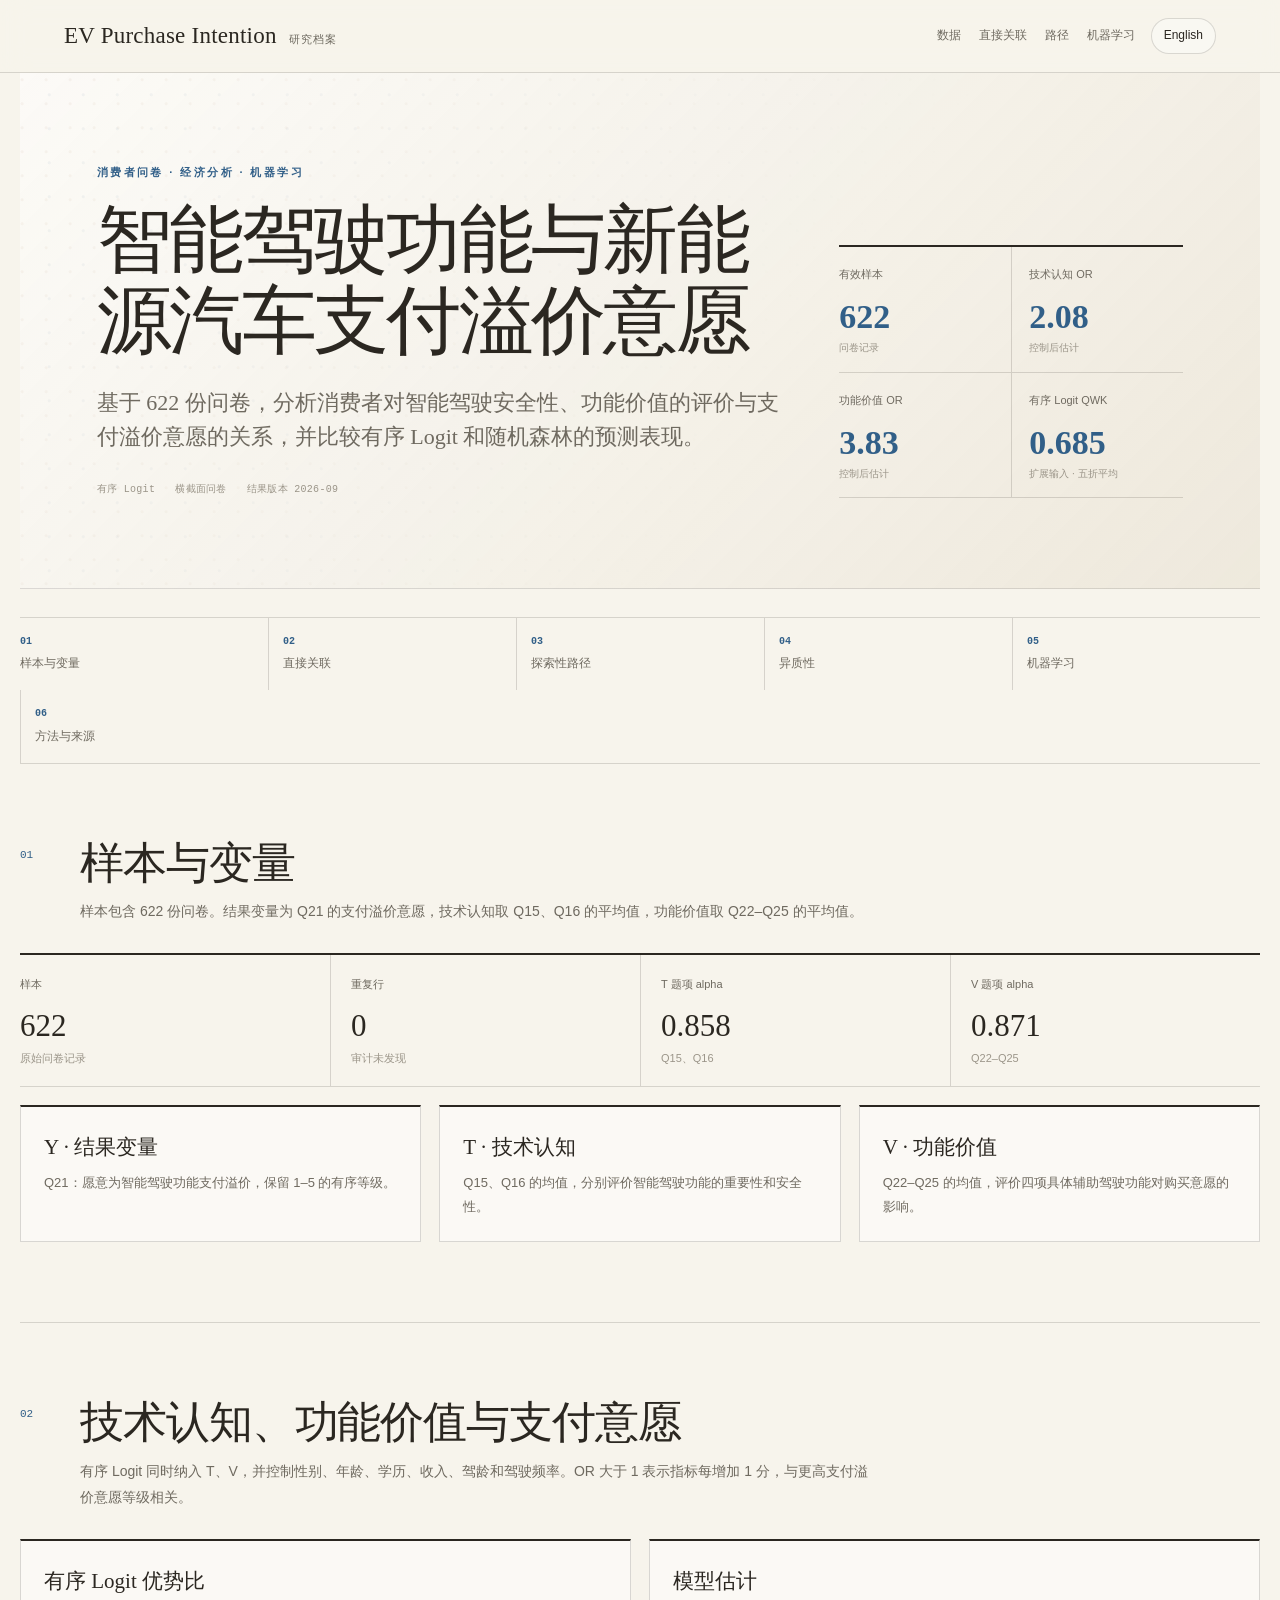
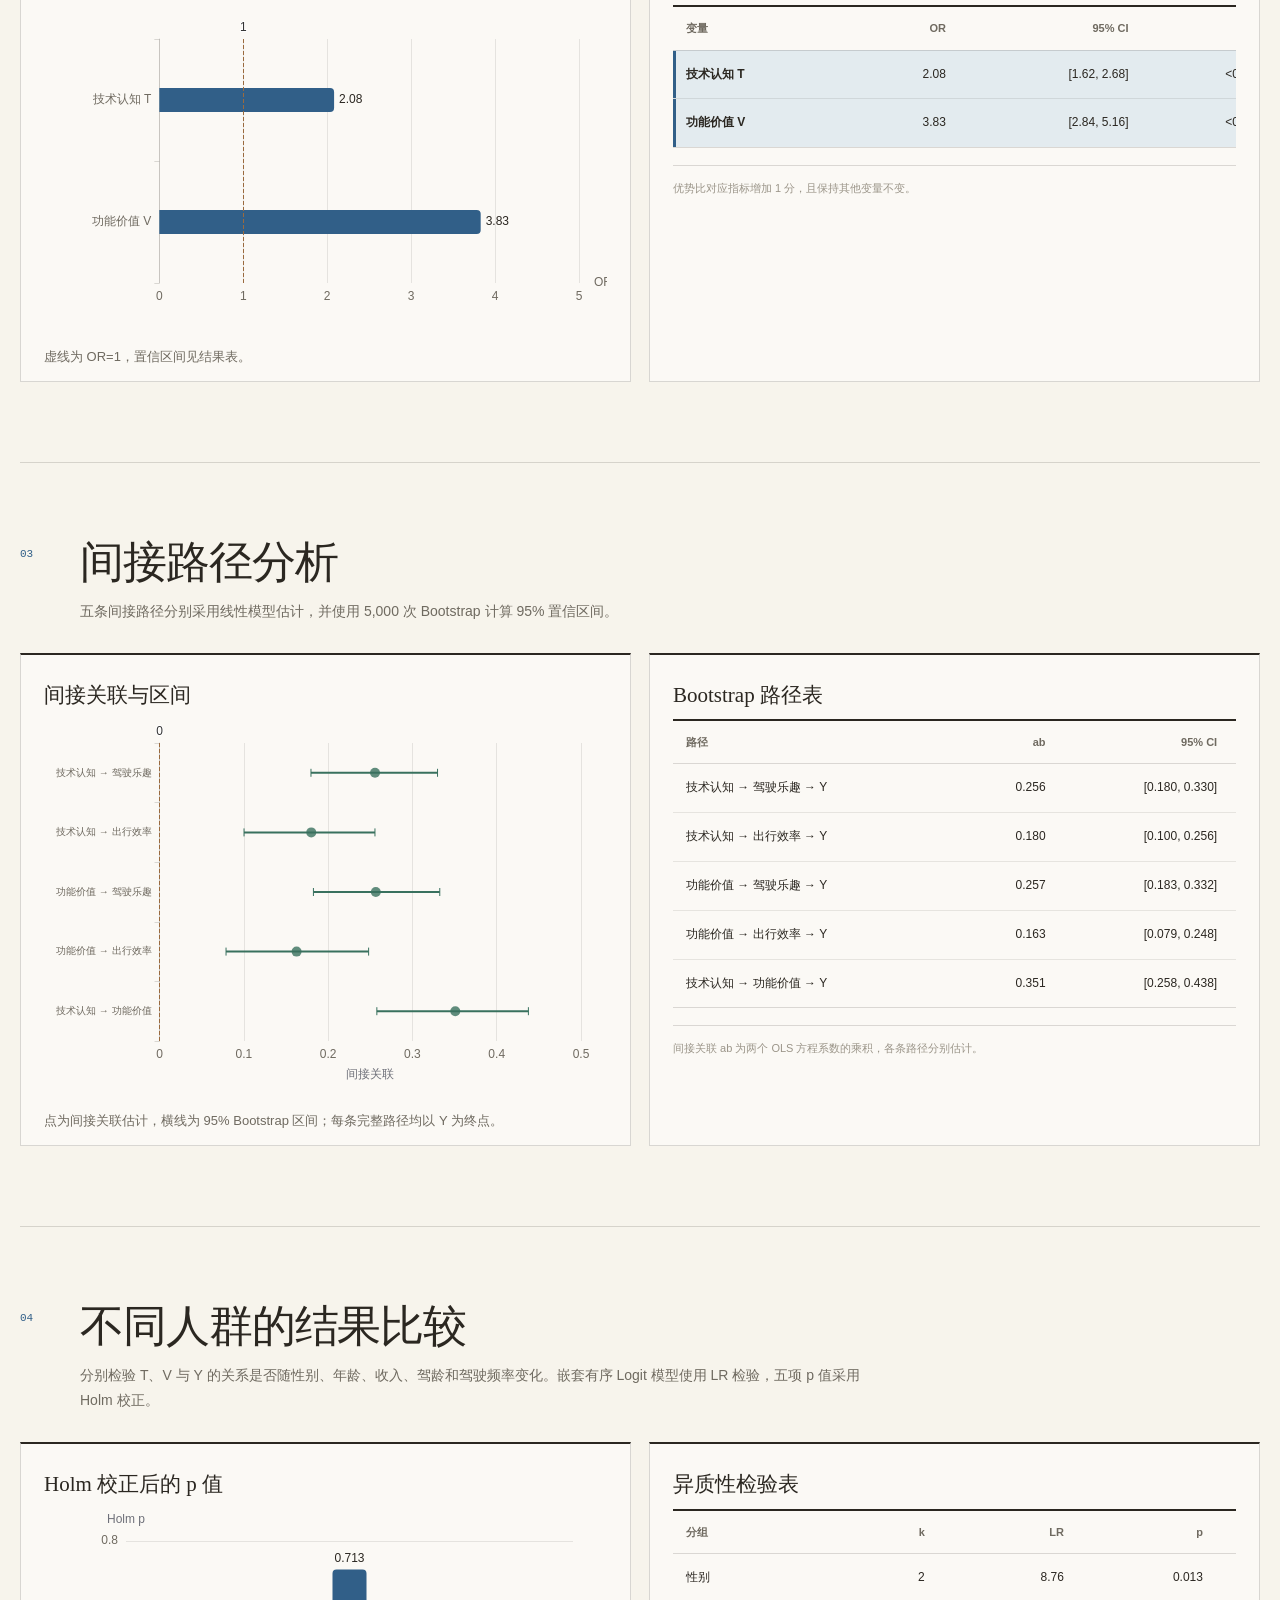
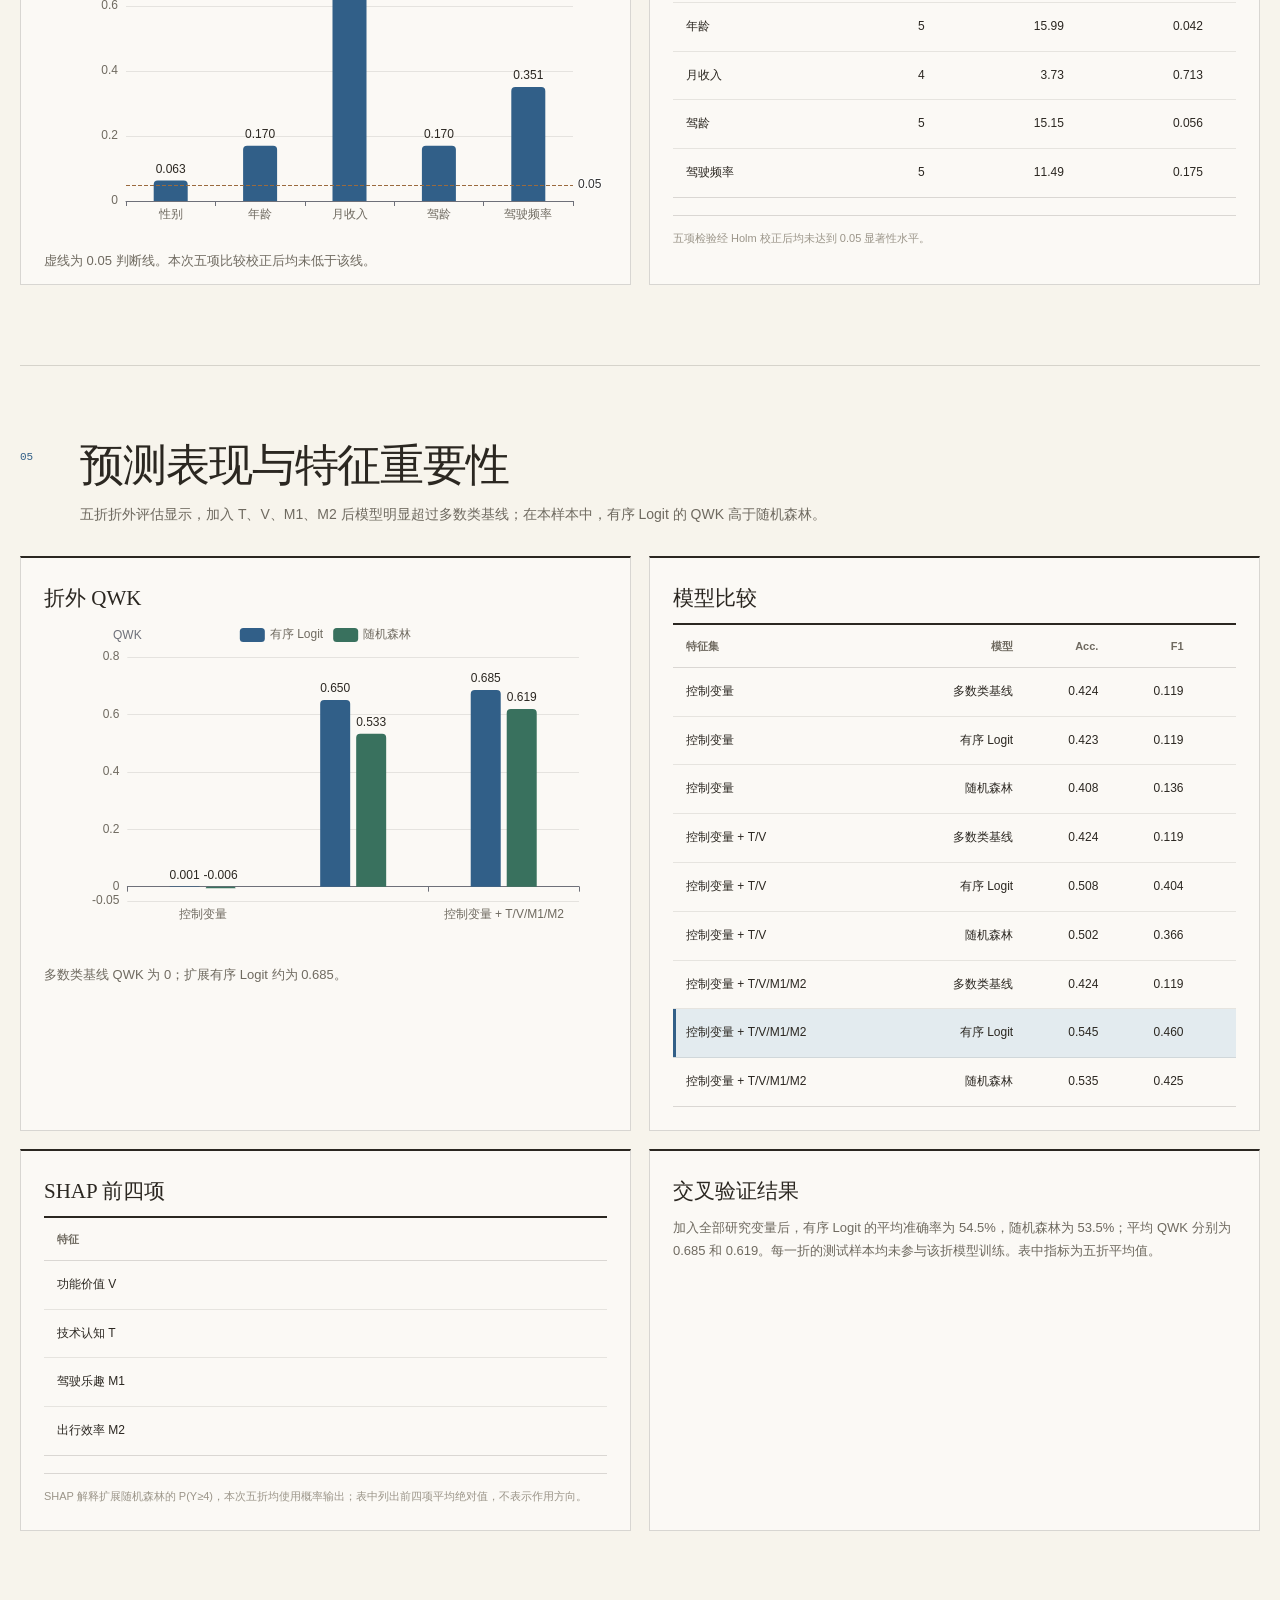
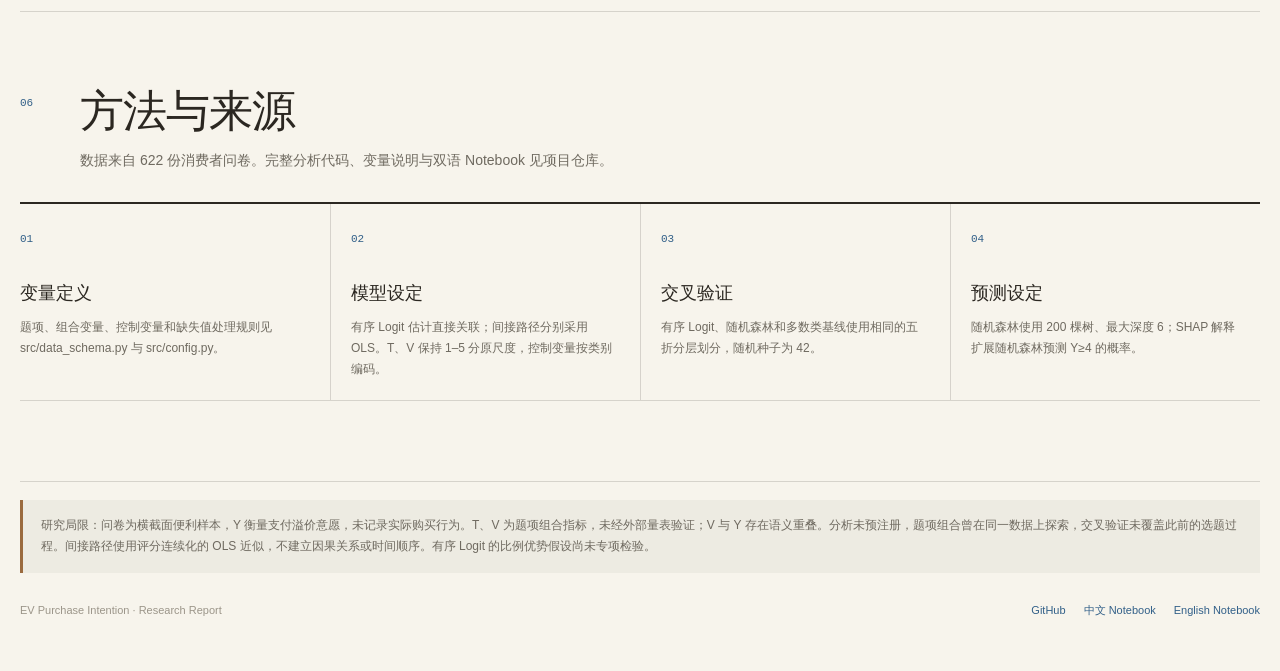
<file: archive/report-v1/index.html>
<!doctype html>
<html lang="zh-CN">
<head>
  <meta charset="utf-8">
  <meta name="viewport" content="width=device-width, initial-scale=1">
  <meta name="description" content="智能驾驶功能与新能源汽车支付溢价意愿研究：有序 Logit、间接路径、人群差异与机器学习预测。">
  <title>智能驾驶支付溢价意愿 · 研究报告</title>
  <link rel="stylesheet" href="style.css">
</head>
<body class="lang-zh">
  <header class="topbar">
    <div class="brand"><span class="brand-name"><span data-lang="zh">EV Purchase Intention</span><span data-lang="en">EV Purchase Intention</span></span><span class="brand-sub"><span data-lang="zh">研究档案</span><span data-lang="en">RESEARCH NOTEBOOK</span></span></div>
    <div class="top-actions">
      <nav class="nav-links" aria-label="Report navigation">
        <a href="#audit"><span data-lang="zh">数据</span><span data-lang="en">Data</span></a>
        <a href="#direct"><span data-lang="zh">直接关联</span><span data-lang="en">Associations</span></a>
        <a href="#mediation"><span data-lang="zh">路径</span><span data-lang="en">Paths</span></a>
        <a href="#ml"><span data-lang="zh">机器学习</span><span data-lang="en">ML</span></a>
      </nav>
      <button id="langSwitch" class="lang-btn" type="button">English</button>
    </div>
  </header>

  <main class="page">
    <p id="loadStatus" class="note" role="alert" hidden>报告数据加载失败，请刷新重试。 Report data could not be loaded; please reload.</p>
    <section class="hero" aria-labelledby="hero-title">
      <div class="hero-copy">
        <p class="kicker"><span data-lang="zh">消费者问卷 · 经济分析 · 机器学习</span><span data-lang="en">CONSUMER SURVEY · ECONOMETRICS · MACHINE LEARNING</span></p>
        <h1 id="hero-title"><span data-lang="zh">智能驾驶功能与新能源汽车支付溢价意愿</span><span data-lang="en">Driver-assistance features and willingness to pay a premium for an EV</span></h1>
        <p class="hero-lead"><span data-lang="zh">基于 622 份问卷，分析消费者对智能驾驶安全性、功能价值的评价与支付溢价意愿的关系，并比较有序 Logit 和随机森林的预测表现。</span><span data-lang="en">An analysis of 622 survey responses examining how ratings of driving safety and feature value relate to willingness to pay a premium. Ordered logit and random forest models are also compared using cross-validation.</span></p>
        <div class="hero-meta"><span><span data-lang="zh">有序 Logit</span><span data-lang="en">ORDERED LOGIT</span></span><span><span data-lang="zh">横截面问卷</span><span data-lang="en">CROSS-SECTIONAL SURVEY</span></span><span><span data-lang="zh">结果版本 2026-09</span><span data-lang="en">RESULTS · 2026-09</span></span></div>
      </div>
      <div class="hero-metrics" aria-label="Key results">
        <div class="metric"><span class="metric-label"><span data-lang="zh">有效样本</span><span data-lang="en">Respondents</span></span><strong id="metric-n" class="metric-value">—</strong><span class="metric-note"><span data-lang="zh">问卷记录</span><span data-lang="en">survey records</span></span></div>
        <div class="metric"><span class="metric-label"><span data-lang="zh">技术认知 OR</span><span data-lang="en">Technology OR</span></span><strong id="metric-t" class="metric-value">—</strong><span class="metric-note"><span data-lang="zh">控制后估计</span><span data-lang="en">adjusted estimate</span></span></div>
        <div class="metric"><span class="metric-label"><span data-lang="zh">功能价值 OR</span><span data-lang="en">Feature-value OR</span></span><strong id="metric-v" class="metric-value">—</strong><span class="metric-note"><span data-lang="zh">控制后估计</span><span data-lang="en">adjusted estimate</span></span></div>
        <div class="metric"><span class="metric-label"><span data-lang="zh">有序 Logit QWK</span><span data-lang="en">Ordered-logit QWK</span></span><strong id="metric-qwk" class="metric-value">—</strong><span class="metric-note"><span data-lang="zh">扩展输入 · 五折平均</span><span data-lang="en">extended inputs · five-fold mean</span></span></div>
      </div>
    </section>

    <nav class="toc" aria-label="Report sections">
      <a href="#audit"><b>01</b><span data-lang="zh">样本与变量</span><span data-lang="en">Sample and variables</span></a>
      <a href="#direct"><b>02</b><span data-lang="zh">直接关联</span><span data-lang="en">Associations</span></a>
      <a href="#mediation"><b>03</b><span data-lang="zh">探索性路径</span><span data-lang="en">Indirect paths</span></a>
      <a href="#heterogeneity"><b>04</b><span data-lang="zh">异质性</span><span data-lang="en">Heterogeneity</span></a>
      <a href="#ml"><b>05</b><span data-lang="zh">机器学习</span><span data-lang="en">Machine learning</span></a>
      <a href="#methods"><b>06</b><span data-lang="zh">方法与来源</span><span data-lang="en">Methods and sources</span></a>
    </nav>

    <section id="audit" class="section">
      <div class="section-head"><span class="section-no">01</span><div><h2><span data-lang="zh">样本与变量</span><span data-lang="en">Sample and variables</span></h2><p class="section-lead"><span data-lang="zh">样本包含 622 份问卷。结果变量为 Q21 的支付溢价意愿，技术认知取 Q15、Q16 的平均值，功能价值取 Q22–Q25 的平均值。</span><span data-lang="en">The sample contains 622 survey responses. Q21 measures willingness to pay a premium. Technology perceptions are the mean of Q15 and Q16; perceived feature value is the mean of Q22–Q25.</span></p></div></div>
      <div class="audit-grid">
        <div class="audit-card"><label><span data-lang="zh">样本</span><span data-lang="en">Rows</span></label><strong id="auditRows">622</strong><small><span data-lang="zh">原始问卷记录</span><span data-lang="en">survey records</span></small></div>
        <div class="audit-card"><label><span data-lang="zh">重复行</span><span data-lang="en">Duplicate rows</span></label><strong>0</strong><small><span data-lang="zh">审计未发现</span><span data-lang="en">none in audit</span></small></div>
        <div class="audit-card"><label><span data-lang="zh">T 题项 alpha</span><span data-lang="en">T-item alpha</span></label><strong id="auditAlphaT">—</strong><small><span data-lang="zh">Q15、Q16</span><span data-lang="en">Q15 and Q16</span></small></div>
        <div class="audit-card"><label><span data-lang="zh">V 题项 alpha</span><span data-lang="en">V-item alpha</span></label><strong id="auditAlphaV">—</strong><small><span data-lang="zh">Q22–Q25</span><span data-lang="en">Q22–Q25</span></small></div>
      </div>
      <div class="grid-3" style="margin-top:18px">
        <article class="panel"><h3><span data-lang="zh">Y · 结果变量</span><span data-lang="en">Y · Outcome</span></h3><p><span data-lang="zh">Q21：愿意为智能驾驶功能支付溢价，保留 1–5 的有序等级。</span><span data-lang="en">Q21: willingness to pay a premium for intelligent-driving functions, retained as an ordered 1–5 outcome.</span></p></article>
        <article class="panel"><h3><span data-lang="zh">T · 技术认知</span><span data-lang="en">T · Technology perceptions</span></h3><p><span data-lang="zh">Q15、Q16 的均值，分别评价智能驾驶功能的重要性和安全性。</span><span data-lang="en">The mean of Q15 and Q16, which rate the importance and safety of driver-assistance features.</span></p></article>
        <article class="panel"><h3><span data-lang="zh">V · 功能价值</span><span data-lang="en">V · Perceived feature value</span></h3><p><span data-lang="zh">Q22–Q25 的均值，评价四项具体辅助驾驶功能对购买意愿的影响。</span><span data-lang="en">The mean of Q22–Q25, which rate how four specific driver-assistance features influence purchase intention.</span></p></article>
      </div>
    </section>

    <section id="direct" class="section">
      <div class="section-head"><span class="section-no">02</span><div><h2><span data-lang="zh">技术认知、功能价值与支付意愿</span><span data-lang="en">Technology perceptions, feature value and willingness to pay</span></h2><p class="section-lead"><span data-lang="zh">有序 Logit 同时纳入 T、V，并控制性别、年龄、学历、收入、驾龄和驾驶频率。OR 大于 1 表示指标每增加 1 分，与更高支付溢价意愿等级相关。</span><span data-lang="en">Ordered logit includes T, V and six categorical controls: gender, age, education, income, driving experience and driving frequency. An OR above 1 means a one-point increase in the predictor is associated with a higher willingness-to-pay category.</span></p></div></div>
      <div class="grid-2">
        <article class="panel chart-panel"><h3><span data-lang="zh">有序 Logit 优势比</span><span data-lang="en">Ordered-logit odds ratios</span></h3><div id="directChart" class="chart" role="img" aria-label="Ordered-logit odds ratios"></div><p class="chart-caption"><span data-lang="zh">虚线为 OR=1，置信区间见结果表。</span><span data-lang="en">The dashed line marks OR=1; confidence intervals appear in the adjacent table.</span></p></article>
        <article class="panel"><h3><span data-lang="zh">模型估计</span><span data-lang="en">Model estimates</span></h3><div class="table-wrap"><table><thead><tr><th><span data-lang="zh">变量</span><span data-lang="en">Variable</span></th><th>OR</th><th>95% CI</th><th>p</th><th>N</th></tr></thead><tbody id="directTable"></tbody></table></div><p class="panel-note"><span data-lang="zh">优势比对应指标增加 1 分，且保持其他变量不变。</span><span data-lang="en">Odds ratios refer to a one-point increase, holding other variables fixed.</span></p></article>
      </div>
    </section>

    <section id="mediation" class="section">
      <div class="section-head"><span class="section-no">03</span><div><h2><span data-lang="zh">间接路径分析</span><span data-lang="en">Indirect associations</span></h2><p class="section-lead"><span data-lang="zh">五条间接路径分别采用线性模型估计，并使用 5,000 次 Bootstrap 计算 95% 置信区间。</span><span data-lang="en">Five indirect paths are fitted separately using linear models, with 5,000 bootstrap draws for 95% confidence intervals.</span></p></div></div>
      <div class="grid-2">
        <article class="panel chart-panel"><h3><span data-lang="zh">间接关联与区间</span><span data-lang="en">Indirect associations and intervals</span></h3><div id="mediationChart" class="chart-tall" role="img" aria-label="Bootstrap indirect paths"></div><p class="chart-caption"><span data-lang="zh">点为间接关联估计，横线为 95% Bootstrap 区间；每条完整路径均以 Y 为终点。</span><span data-lang="en">Points show indirect estimates; horizontal lines show 95% bootstrap intervals. Every full path ends at Y.</span></p></article>
        <article class="panel"><h3><span data-lang="zh">Bootstrap 路径表</span><span data-lang="en">Bootstrap path table</span></h3><div class="table-wrap"><table><thead><tr><th><span data-lang="zh">路径</span><span data-lang="en">Path</span></th><th>ab</th><th>95% CI</th><th><span data-lang="zh">有效/总数</span><span data-lang="en">Valid / total</span></th></tr></thead><tbody id="mediationTable"></tbody></table></div><p class="panel-note"><span data-lang="zh">间接关联 ab 为两个 OLS 方程系数的乘积，各条路径分别估计。</span><span data-lang="en">The indirect estimate ab is the product of coefficients from two OLS equations; each path is fitted separately.</span></p></article>
      </div>
    </section>

    <section id="heterogeneity" class="section">
      <div class="section-head"><span class="section-no">04</span><div><h2><span data-lang="zh">不同人群的结果比较</span><span data-lang="en">Comparisons across demographic groups</span></h2><p class="section-lead"><span data-lang="zh">分别检验 T、V 与 Y 的关系是否随性别、年龄、收入、驾龄和驾驶频率变化。嵌套有序 Logit 模型使用 LR 检验，五项 p 值采用 Holm 校正。</span><span data-lang="en">Nested ordered-logit LR tests assess whether the T–Y and V–Y associations vary by gender, age, income, driving experience or driving frequency. The five p-values are adjusted using Holm’s method.</span></p></div></div>
      <div class="grid-2">
        <article class="panel chart-panel"><h3><span data-lang="zh">Holm 校正后的 p 值</span><span data-lang="en">Holm-adjusted p-values</span></h3><div id="heteroChart" class="chart" role="img" aria-label="Holm adjusted heterogeneity p values"></div><p class="chart-caption"><span data-lang="zh">虚线为 0.05 判断线。本次五项比较校正后均未低于该线。</span><span data-lang="en">The dashed line marks 0.05. None of the five adjusted comparisons falls below it.</span></p></article>
        <article class="panel"><h3><span data-lang="zh">异质性检验表</span><span data-lang="en">Heterogeneity table</span></h3><div class="table-wrap"><table><thead><tr><th><span data-lang="zh">分组</span><span data-lang="en">Grouping</span></th><th>k</th><th>LR</th><th>p</th><th>Holm p</th></tr></thead><tbody id="heteroTable"></tbody></table></div><p class="panel-note"><span data-lang="zh">五项检验经 Holm 校正后均未达到 0.05 显著性水平。</span><span data-lang="en">None of the five tests meets the 0.05 significance threshold after Holm adjustment.</span></p></article>
      </div>
    </section>

    <section id="ml" class="section">
      <div class="section-head"><span class="section-no">05</span><div><h2><span data-lang="zh">预测表现与特征重要性</span><span data-lang="en">Predictive performance and feature importance</span></h2><p class="section-lead"><span data-lang="zh">五折折外评估显示，加入 T、V、M1、M2 后模型明显超过多数类基线；在本样本中，有序 Logit 的 QWK 高于随机森林。</span><span data-lang="en">Five-fold held-out evaluation shows a clear improvement over the majority baseline after adding T, V, M1, and M2. In this sample, ordered logit has a higher QWK than the random forest.</span></p></div></div>
      <div class="grid-2">
        <article class="panel chart-panel"><h3><span data-lang="zh">折外 QWK</span><span data-lang="en">Held-out QWK</span></h3><div id="mlChart" class="chart" role="img" aria-label="Out of fold QWK comparison"></div><p class="chart-caption"><span data-lang="zh">多数类基线 QWK 为 0；扩展有序 Logit 约为 0.685。</span><span data-lang="en">The majority baseline has QWK 0; extended ordered logit is about 0.685.</span></p></article>
        <article class="panel"><h3><span data-lang="zh">模型比较</span><span data-lang="en">Model comparison</span></h3><div class="table-wrap"><table><thead><tr><th><span data-lang="zh">特征集</span><span data-lang="en">Feature set</span></th><th><span data-lang="zh">模型</span><span data-lang="en">Model</span></th><th>Acc.</th><th>F1</th><th>QWK</th><th>MAE</th></tr></thead><tbody id="mlTable"></tbody></table></div></article>
      </div>
      <div class="grid-2" style="margin-top:18px">
        <article class="panel"><h3><span data-lang="zh">SHAP 前四项</span><span data-lang="en">Top four SHAP features</span></h3><div class="table-wrap"><table><thead><tr><th><span data-lang="zh">特征</span><span data-lang="en">Feature</span></th><th><span data-lang="zh">平均绝对 SHAP</span><span data-lang="en">Mean |SHAP|</span></th></tr></thead><tbody id="shapTable"></tbody></table></div><p class="panel-note"><span data-lang="zh">SHAP 解释扩展随机森林的 P(Y≥4)，本次五折均使用概率输出；表中列出前四项平均绝对值，不表示作用方向。</span><span data-lang="en">SHAP explains P(Y≥4) for the extended forest using probability output in all five folds. The top four mean absolute values show magnitude, not direction or causality.</span></p></article>
        <article class="panel"><h3><span data-lang="zh">交叉验证结果</span><span data-lang="en">Cross-validation results</span></h3><p><span data-lang="zh">加入全部研究变量后，有序 Logit 的平均准确率为 54.5%，随机森林为 53.5%；平均 QWK 分别为 0.685 和 0.619。每一折的测试样本均未参与该折模型训练。表中指标为五折平均值。</span><span data-lang="en">With all study variables included, mean accuracy is 54.5% for ordered logit and 53.5% for random forest; mean QWK is 0.685 and 0.619, respectively. Each fold is evaluated on respondents excluded from its training set. The table reports averages across five folds.</span></p></article>
      </div>
    </section>

    <section id="methods" class="section">
      <div class="section-head"><span class="section-no">06</span><div><h2><span data-lang="zh">方法与来源</span><span data-lang="en">Methods and sources</span></h2><p class="section-lead"><span data-lang="zh">数据来自 622 份消费者问卷。完整分析代码、变量说明与双语 Notebook 见项目仓库。</span><span data-lang="en">The study uses 622 consumer survey responses. Analysis code, variable documentation and bilingual notebooks are available in the repository.</span></p></div></div>
      <div class="method-list">
        <article class="method"><span class="method-no">01</span><h3><span data-lang="zh">变量定义</span><span data-lang="en">Variable definitions</span></h3><p><span data-lang="zh">题项、组合变量、控制变量和缺失值处理规则见 src/data_schema.py 与 src/config.py。</span><span data-lang="en">Item mappings, composites, controls and missing-value rules are defined in src/data_schema.py and src/config.py.</span></p></article>
        <article class="method"><span class="method-no">02</span><h3><span data-lang="zh">模型设定</span><span data-lang="en">Model specification</span></h3><p><span data-lang="zh">有序 Logit 估计直接关联；间接路径分别采用 OLS。T、V 保持 1–5 分原尺度，控制变量按类别编码。</span><span data-lang="en">Ordered logit estimates direct associations; OLS models are fitted separately for indirect paths. T and V retain their 1–5 scales, and controls are category-coded.</span></p></article>
        <article class="method"><span class="method-no">03</span><h3><span data-lang="zh">交叉验证</span><span data-lang="en">Cross-validation</span></h3><p><span data-lang="zh">有序 Logit、随机森林和多数类基线使用相同的五折分层划分，随机种子为 42。</span><span data-lang="en">Ordered logit, random forest and the majority baseline share the same five stratified folds, using seed 42.</span></p></article>
        <article class="method"><span class="method-no">04</span><h3><span data-lang="zh">预测设定</span><span data-lang="en">Prediction settings</span></h3><p><span data-lang="zh">随机森林使用 200 棵树、最大深度 6；SHAP 解释扩展随机森林预测 Y≥4 的概率。</span><span data-lang="en">Random forests use 200 trees with maximum depth 6. SHAP explains the extended forest’s predicted probability of Y≥4.</span></p></article>
      </div>
    </section>

    <div class="note"><span data-lang="zh">研究局限：问卷为横截面便利样本，Y 衡量支付溢价意愿，未记录实际购买行为。T、V 为题项组合指标，未经外部量表验证；V 与 Y 存在语义重叠。分析未预注册，题项组合曾在同一数据上探索，交叉验证未覆盖此前的选题过程。间接路径使用评分连续化的 OLS 近似，不建立因果关系或时间顺序。有序 Logit 的比例优势假设尚未专项检验。</span><span data-lang="en">Limitations: this is a cross-sectional convenience sample. Y measures willingness to pay a premium, rather than actual purchases. T and V are item-mean measures without external scale validation, and V overlaps conceptually with Y. The analysis was not preregistered. Item combinations were explored on the same data; cross-validation does not cover that earlier selection process. Indirect paths use an OLS approximation with ratings treated as continuous and do not establish causality or temporal order. The proportional-odds assumption has not been tested separately.</span></div>
    <footer class="footer"><span><span data-lang="zh">EV Purchase Intention · Research Report</span><span data-lang="en">EV Purchase Intention · Research Report</span></span><span class="footer-links"><a href="https://github.com/Yemyu/ev-purchase-intention" target="_blank" rel="noreferrer">GitHub</a><a href="https://github.com/Yemyu/ev-purchase-intention/blob/main/notebooks/01_ev_purchase_intention_zh.ipynb" target="_blank" rel="noreferrer"><span data-lang="zh">中文 Notebook</span><span data-lang="en">Chinese Notebook</span></a><a href="https://github.com/Yemyu/ev-purchase-intention/blob/main/notebooks/01_ev_purchase_intention_en.ipynb" target="_blank" rel="noreferrer">English Notebook</a></span></footer>
  </main>
  <script src="../../app/static/js/lib/echarts.min.js"></script>
  <script src="theme.js"></script>
  <script src="report.js"></script>
</body>
</html>
</file>
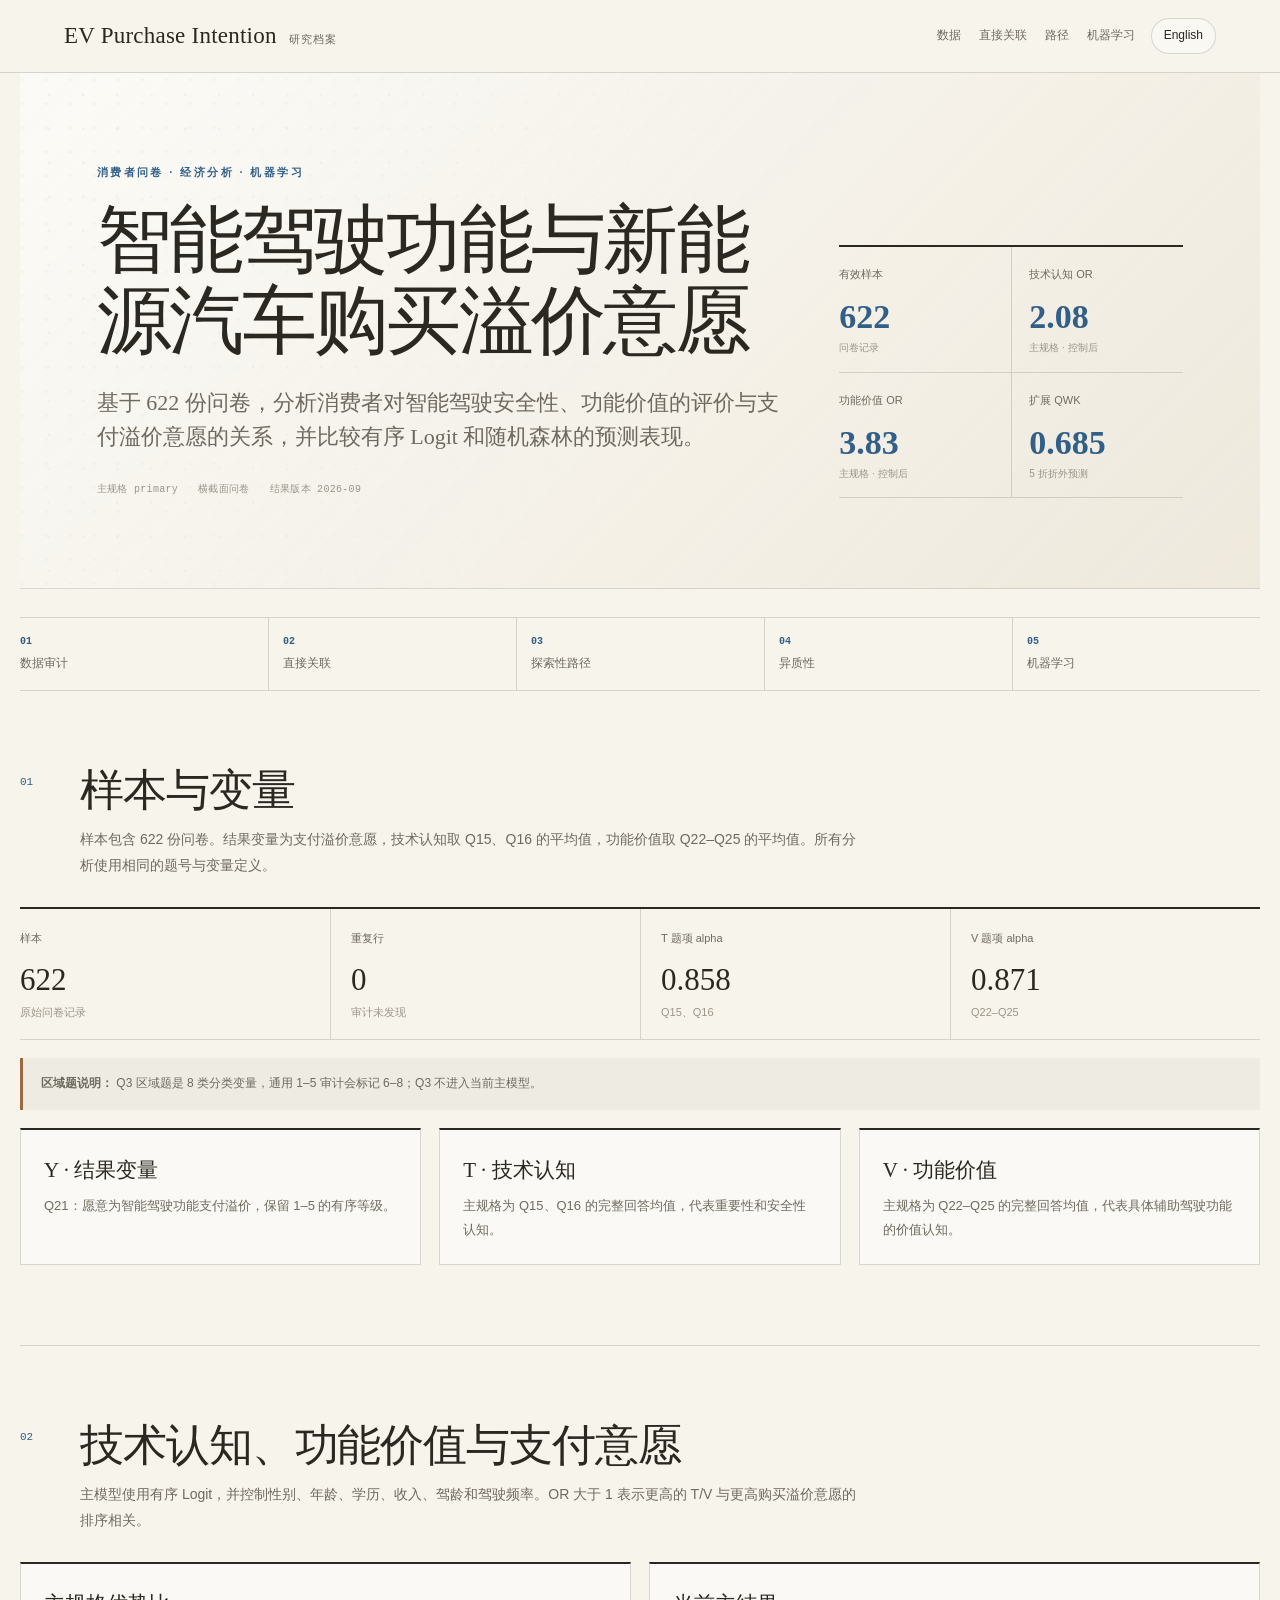
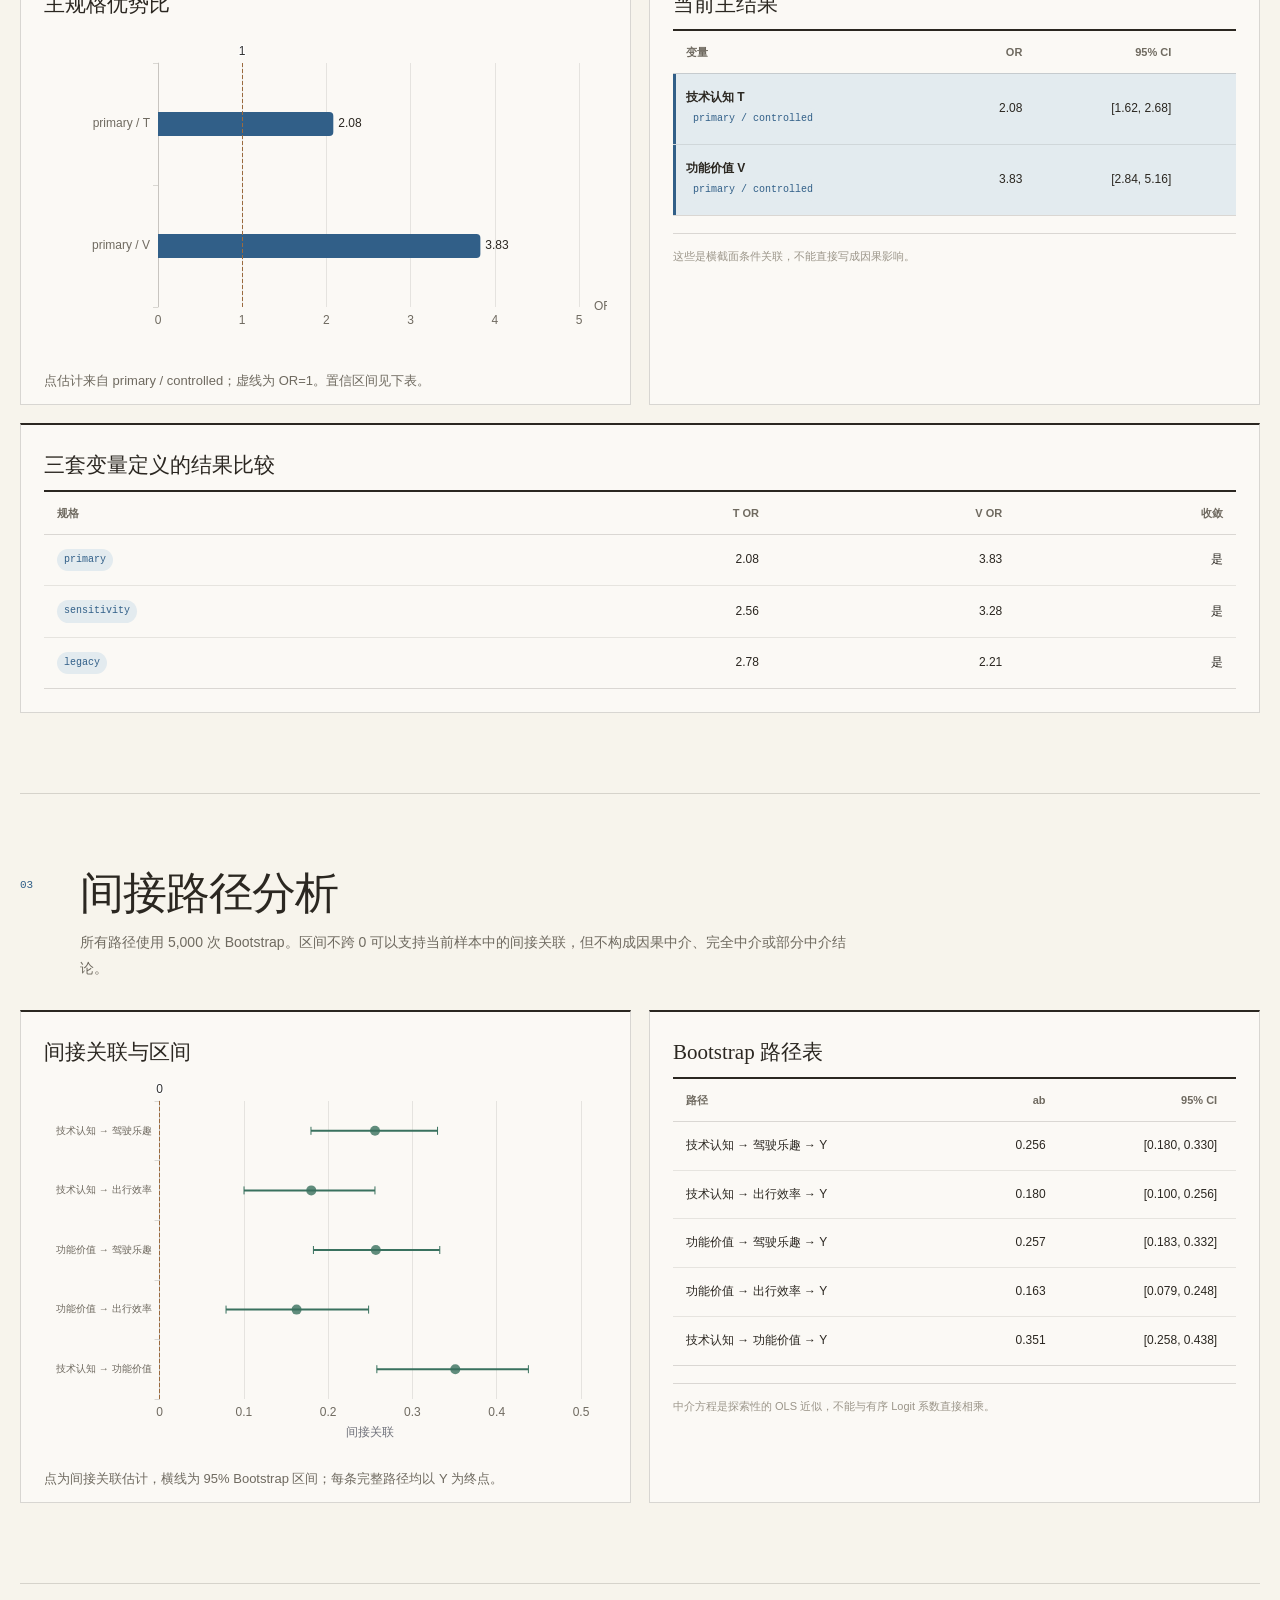
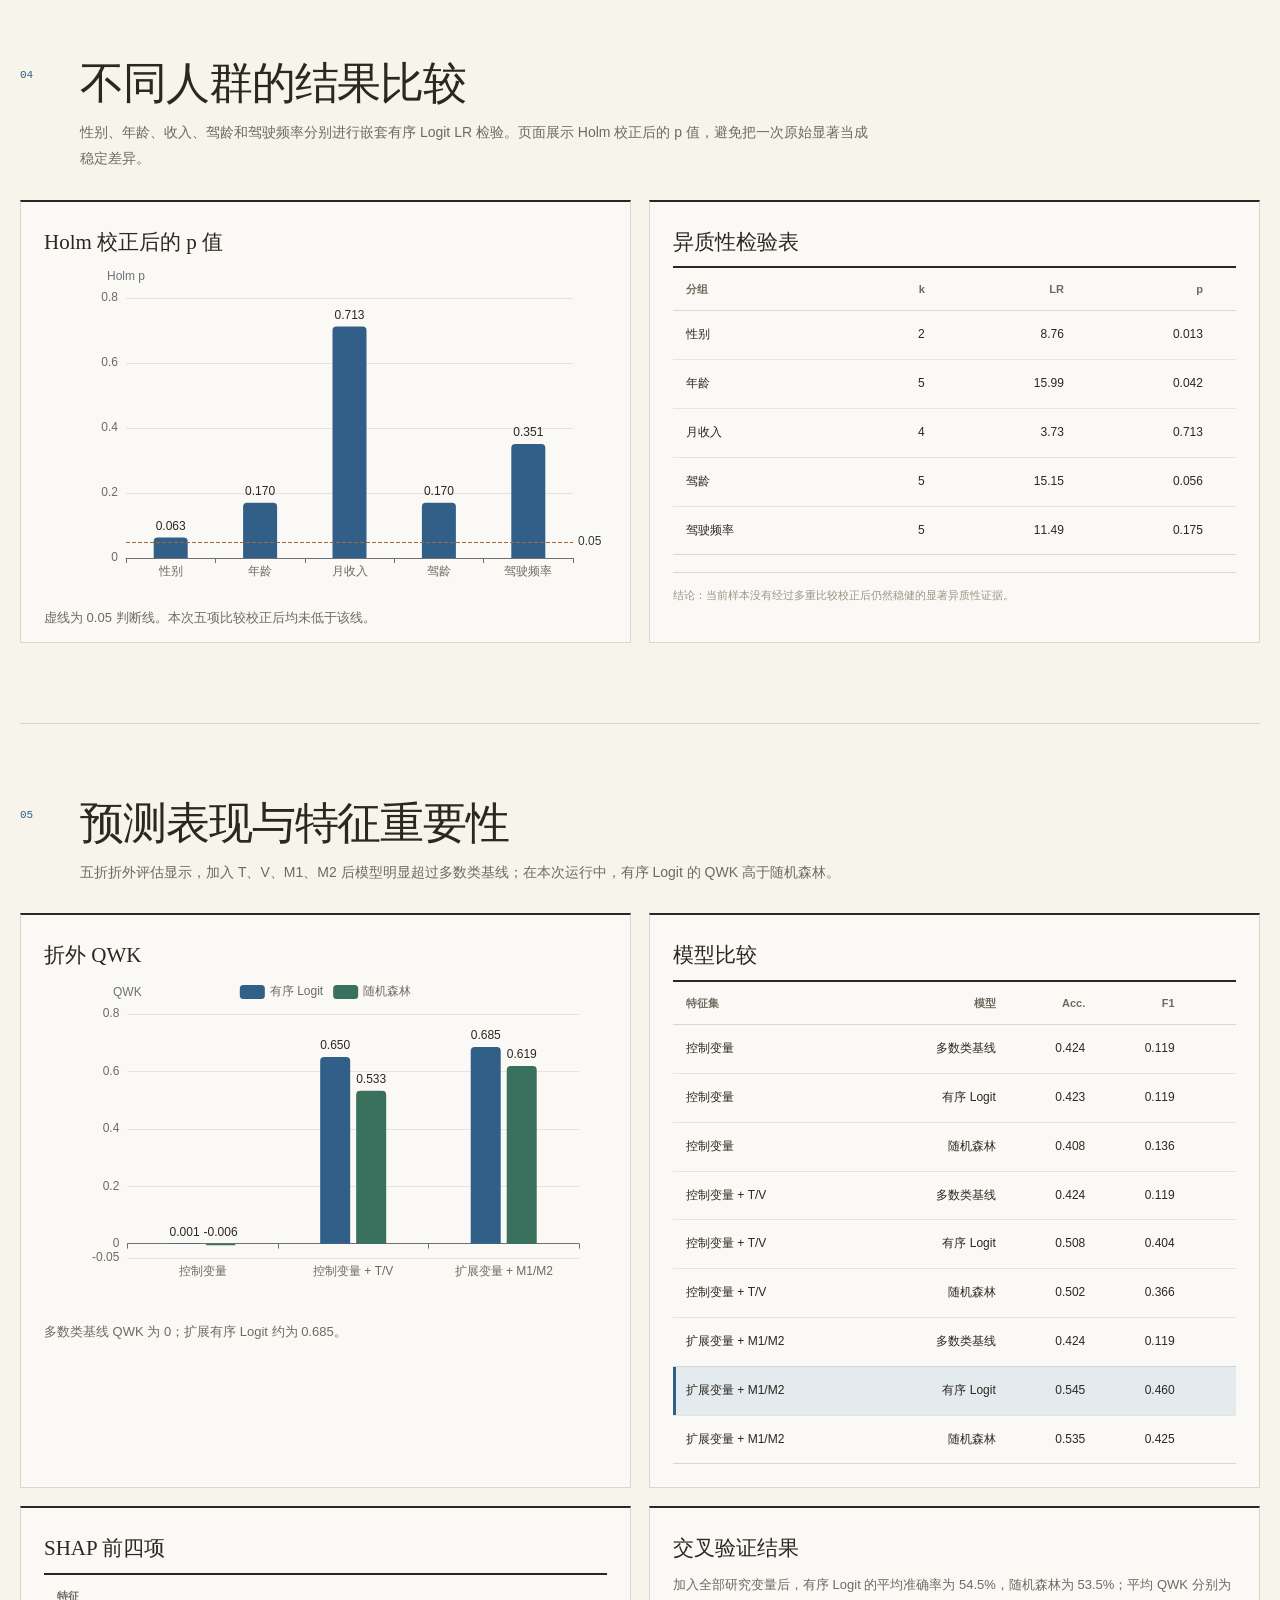
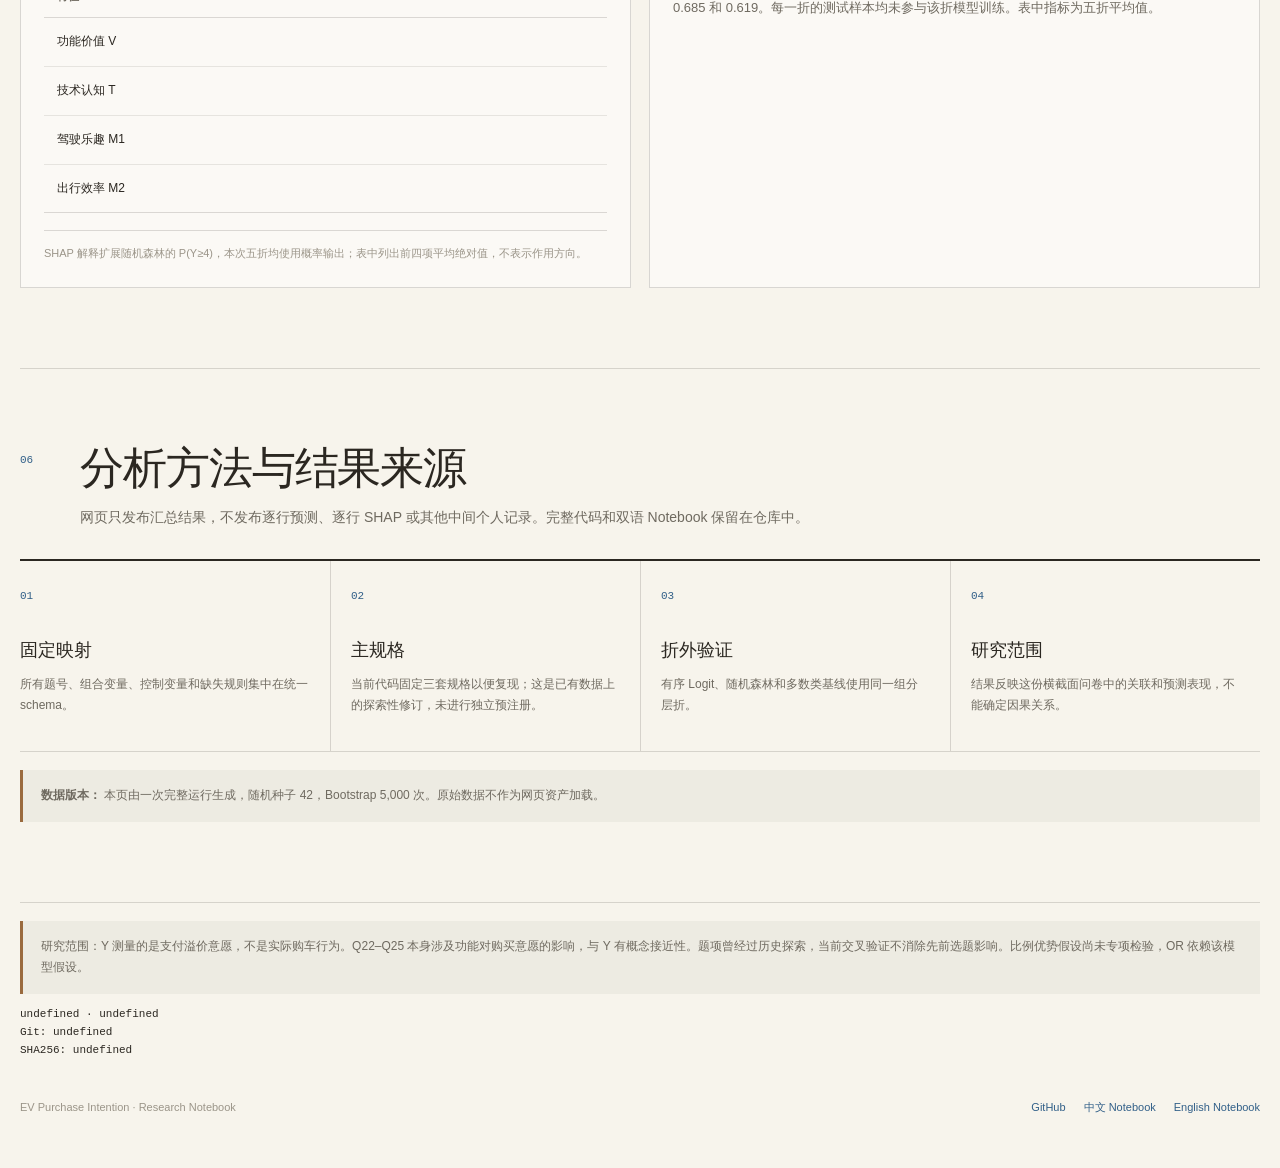
<file: app/classic.html>
<!doctype html>
<html lang="zh-CN">
<head>
  <meta charset="utf-8">
  <meta name="viewport" content="width=device-width, initial-scale=1">
  <meta name="description" content="新能源汽车智能驾驶购买意愿研究报告：有序Logit、Bootstrap路径、异质性与机器学习补充验证。">
  <title>智能驾驶购买意愿 · 研究报告</title>
  <link rel="stylesheet" href="static/css/style-classic.css">
</head>
<body class="lang-zh">
  <header class="topbar">
    <div class="brand"><span class="brand-name"><span data-lang="zh">EV Purchase Intention</span><span data-lang="en">EV Purchase Intention</span></span><span class="brand-sub"><span data-lang="zh">研究档案</span><span data-lang="en">RESEARCH NOTEBOOK</span></span></div>
    <div class="top-actions">
      <nav class="nav-links" aria-label="Report navigation">
        <a href="#audit"><span data-lang="zh">数据</span><span data-lang="en">Data</span></a>
        <a href="#direct"><span data-lang="zh">直接关联</span><span data-lang="en">Associations</span></a>
        <a href="#mediation"><span data-lang="zh">路径</span><span data-lang="en">Paths</span></a>
        <a href="#ml"><span data-lang="zh">机器学习</span><span data-lang="en">ML</span></a>
      </nav>
      <button id="langSwitch" class="lang-btn" type="button">English</button>
    </div>
  </header>

  <main class="page">
    <p id="loadStatus" class="note" role="alert" hidden>报告数据加载失败，请刷新重试。 Report data could not be loaded; please reload.</p>
    <section class="hero" aria-labelledby="hero-title">
      <div class="hero-copy">
        <p class="kicker"><span data-lang="zh">消费者问卷 · 经济分析 · 机器学习</span><span data-lang="en">CONSUMER SURVEY · ECONOMETRICS · MACHINE LEARNING</span></p>
        <h1 id="hero-title"><span data-lang="zh">智能驾驶功能与新能源汽车购买溢价意愿</span><span data-lang="en">Driver-assistance features and willingness to pay more for an EV</span></h1>
        <p class="hero-lead"><span data-lang="zh">基于 622 份问卷，分析消费者对智能驾驶安全性、功能价值的评价与支付溢价意愿的关系，并比较有序 Logit 和随机森林的预测表现。</span><span data-lang="en">An analysis of 622 survey responses examining how ratings of driving safety and feature value relate to willingness to pay a premium. Ordered logit and random forest models are also compared using cross-validation.</span></p>
        <div class="hero-meta"><span><span data-lang="zh">主规格 primary</span><span data-lang="en">PRIMARY SPECIFICATION</span></span><span><span data-lang="zh">横截面问卷</span><span data-lang="en">CROSS-SECTIONAL SURVEY</span></span><span><span data-lang="zh">结果版本 2026-09</span><span data-lang="en">RESULTS · 2026-09</span></span></div>
      </div>
      <div class="hero-metrics" aria-label="Key results">
        <div class="metric"><span class="metric-label"><span data-lang="zh">有效样本</span><span data-lang="en">Respondents</span></span><strong id="metric-n" class="metric-value">—</strong><span class="metric-note"><span data-lang="zh">问卷记录</span><span data-lang="en">survey records</span></span></div>
        <div class="metric"><span class="metric-label"><span data-lang="zh">技术认知 OR</span><span data-lang="en">Technology OR</span></span><strong id="metric-t" class="metric-value">—</strong><span class="metric-note"><span data-lang="zh">主规格 · 控制后</span><span data-lang="en">primary · controlled</span></span></div>
        <div class="metric"><span class="metric-label"><span data-lang="zh">功能价值 OR</span><span data-lang="en">Function-value OR</span></span><strong id="metric-v" class="metric-value">—</strong><span class="metric-note"><span data-lang="zh">主规格 · 控制后</span><span data-lang="en">primary · controlled</span></span></div>
        <div class="metric"><span class="metric-label"><span data-lang="zh">扩展 QWK</span><span data-lang="en">Extended QWK</span></span><strong id="metric-qwk" class="metric-value">—</strong><span class="metric-note"><span data-lang="zh">5 折折外预测</span><span data-lang="en">5-fold held-out prediction</span></span></div>
      </div>
    </section>

    <nav class="toc" aria-label="Report sections">
      <a href="#audit"><b>01</b><span data-lang="zh">数据审计</span><span data-lang="en">Data audit</span></a>
      <a href="#direct"><b>02</b><span data-lang="zh">直接关联</span><span data-lang="en">Associations</span></a>
      <a href="#mediation"><b>03</b><span data-lang="zh">探索性路径</span><span data-lang="en">Indirect paths</span></a>
      <a href="#heterogeneity"><b>04</b><span data-lang="zh">异质性</span><span data-lang="en">Heterogeneity</span></a>
      <a href="#ml"><b>05</b><span data-lang="zh">机器学习</span><span data-lang="en">Machine learning</span></a>
    </nav>

    <section id="audit" class="section">
      <div class="section-head"><span class="section-no">01</span><div><h2><span data-lang="zh">样本与变量</span><span data-lang="en">Sample and variables</span></h2><p class="section-lead"><span data-lang="zh">样本包含 622 份问卷。结果变量为支付溢价意愿，技术认知取 Q15、Q16 的平均值，功能价值取 Q22–Q25 的平均值。所有分析使用相同的题号与变量定义。</span><span data-lang="en">The sample contains 622 survey responses. The outcome is willingness to pay a premium. Technology recognition is the mean of Q15 and Q16; feature value is the mean of Q22–Q25. All analyses use the same item definitions.</span></p></div></div>
      <div class="audit-grid">
        <div class="audit-card"><label><span data-lang="zh">样本</span><span data-lang="en">Rows</span></label><strong id="auditRows">622</strong><small><span data-lang="zh">原始问卷记录</span><span data-lang="en">survey records</span></small></div>
        <div class="audit-card"><label><span data-lang="zh">重复行</span><span data-lang="en">Duplicate rows</span></label><strong>0</strong><small><span data-lang="zh">审计未发现</span><span data-lang="en">none in audit</span></small></div>
        <div class="audit-card"><label><span data-lang="zh">T 题项 alpha</span><span data-lang="en">T-item alpha</span></label><strong id="auditAlphaT">—</strong><small><span data-lang="zh">Q15、Q16</span><span data-lang="en">Q15 and Q16</span></small></div>
        <div class="audit-card"><label><span data-lang="zh">V 题项 alpha</span><span data-lang="en">V-item alpha</span></label><strong id="auditAlphaV">—</strong><small><span data-lang="zh">Q22–Q25</span><span data-lang="en">Q22–Q25</span></small></div>
      </div>
      <div class="note"><strong><span data-lang="zh">区域题说明：</span><span data-lang="en">Region item:</span></strong> <span id="auditQ3Note"><span data-lang="zh">Q3 区域题是 8 类分类变量，通用 1–5 审计会标记 6–8；Q3 不进入当前主模型。</span><span data-lang="en">Q3 is an eight-category region item; the generic 1–5 audit flags codes 6–8, and Q3 is not used in the current main model.</span></span></div>
      <div class="grid-3" style="margin-top:18px">
        <article class="panel"><h3><span data-lang="zh">Y · 结果变量</span><span data-lang="en">Y · Outcome</span></h3><p><span data-lang="zh">Q21：愿意为智能驾驶功能支付溢价，保留 1–5 的有序等级。</span><span data-lang="en">Q21: willingness to pay a premium for intelligent-driving functions, retained as an ordered 1–5 outcome.</span></p></article>
        <article class="panel"><h3><span data-lang="zh">T · 技术认知</span><span data-lang="en">T · Technology proxy</span></h3><p><span data-lang="zh">主规格为 Q15、Q16 的完整回答均值，代表重要性和安全性认知。</span><span data-lang="en">The primary proxy is the complete-row mean of Q15 and Q16, representing importance and safety recognition.</span></p></article>
        <article class="panel"><h3><span data-lang="zh">V · 功能价值</span><span data-lang="en">V · Function-value proxy</span></h3><p><span data-lang="zh">主规格为 Q22–Q25 的完整回答均值，代表具体辅助驾驶功能的价值认知。</span><span data-lang="en">The primary proxy is the complete-row mean of Q22–Q25, representing value recognition for concrete assisted-driving functions.</span></p></article>
      </div>
    </section>

    <section id="direct" class="section">
      <div class="section-head"><span class="section-no">02</span><div><h2><span data-lang="zh">技术认知、功能价值与支付意愿</span><span data-lang="en">Technology perceptions, feature value and willingness to pay</span></h2><p class="section-lead"><span data-lang="zh">主模型使用有序 Logit，并控制性别、年龄、学历、收入、驾龄和驾驶频率。OR 大于 1 表示更高的 T/V 与更高购买溢价意愿的排序相关。</span><span data-lang="en">The primary ordered-logit model controls for gender, age, education, income, driving experience, and driving frequency. An OR above 1 indicates an association with a higher willingness-to-pay category.</span></p></div></div>
      <div class="grid-2">
        <article class="panel chart-panel"><h3><span data-lang="zh">主规格优势比</span><span data-lang="en">Primary odds ratios</span></h3><div id="directChart" class="chart" role="img" aria-label="Primary ordered logit odds ratios"></div><p class="chart-caption"><span data-lang="zh">点估计来自 primary / controlled；虚线为 OR=1。置信区间见下表。</span><span data-lang="en">Estimates are from primary / controlled; the dashed line is OR=1. Confidence intervals are shown below.</span></p></article>
        <article class="panel"><h3><span data-lang="zh">当前主结果</span><span data-lang="en">Current main result</span></h3><div class="table-wrap"><table><thead><tr><th><span data-lang="zh">变量</span><span data-lang="en">Variable</span></th><th>OR</th><th>95% CI</th><th>p</th><th>N</th></tr></thead><tbody id="directTable"></tbody></table></div><p class="panel-note"><span data-lang="zh">这些是横截面条件关联，不能直接写成因果影响。</span><span data-lang="en">These are cross-sectional conditional associations, not causal effects.</span></p></article>
      </div>
      <div class="panel" style="margin-top:18px"><h3><span data-lang="zh">三套变量定义的结果比较</span><span data-lang="en">Results under three variable definitions</span></h3><div class="table-wrap"><table><thead><tr><th><span data-lang="zh">规格</span><span data-lang="en">Specification</span></th><th>T OR</th><th>V OR</th><th><span data-lang="zh">收敛</span><span data-lang="en">Converged</span></th></tr></thead><tbody id="specTable"></tbody></table></div></div>
    </section>

    <section id="mediation" class="section">
      <div class="section-head"><span class="section-no">03</span><div><h2><span data-lang="zh">间接路径分析</span><span data-lang="en">Indirect associations</span></h2><p class="section-lead"><span data-lang="zh">所有路径使用 5,000 次 Bootstrap。区间不跨 0 可以支持当前样本中的间接关联，但不构成因果中介、完全中介或部分中介结论。</span><span data-lang="en">All paths use 5,000 bootstrap draws. An interval excluding zero supports an indirect association in this sample, not causal, full, or partial mediation.</span></p></div></div>
      <div class="grid-2">
        <article class="panel chart-panel"><h3><span data-lang="zh">间接关联与区间</span><span data-lang="en">Indirect associations and intervals</span></h3><div id="mediationChart" class="chart-tall" role="img" aria-label="Bootstrap indirect paths"></div><p class="chart-caption"><span data-lang="zh">点为间接关联估计，横线为 95% Bootstrap 区间；每条完整路径均以 Y 为终点。</span><span data-lang="en">Points show indirect estimates; horizontal lines show 95% bootstrap intervals. Every full path ends at Y.</span></p></article>
        <article class="panel"><h3><span data-lang="zh">Bootstrap 路径表</span><span data-lang="en">Bootstrap path table</span></h3><div class="table-wrap"><table><thead><tr><th><span data-lang="zh">路径</span><span data-lang="en">Path</span></th><th>ab</th><th>95% CI</th><th><span data-lang="zh">有效/总数</span><span data-lang="en">Valid / total</span></th></tr></thead><tbody id="mediationTable"></tbody></table></div><p class="panel-note"><span data-lang="zh">中介方程是探索性的 OLS 近似，不能与有序 Logit 系数直接相乘。</span><span data-lang="en">Mediator equations are exploratory OLS approximations and are not multiplied by ordered-logit coefficients.</span></p></article>
      </div>
    </section>

    <section id="heterogeneity" class="section">
      <div class="section-head"><span class="section-no">04</span><div><h2><span data-lang="zh">不同人群的结果比较</span><span data-lang="en">Comparisons across demographic groups</span></h2><p class="section-lead"><span data-lang="zh">性别、年龄、收入、驾龄和驾驶频率分别进行嵌套有序 Logit LR 检验。页面展示 Holm 校正后的 p 值，避免把一次原始显著当成稳定差异。</span><span data-lang="en">Gender, age, income, driving experience, and driving frequency are tested with nested ordered-logit LR comparisons. Holm-adjusted p-values are shown to avoid treating one raw p-value as stable evidence.</span></p></div></div>
      <div class="grid-2">
        <article class="panel chart-panel"><h3><span data-lang="zh">Holm 校正后的 p 值</span><span data-lang="en">Holm-adjusted p-values</span></h3><div id="heteroChart" class="chart" role="img" aria-label="Holm adjusted heterogeneity p values"></div><p class="chart-caption"><span data-lang="zh">虚线为 0.05 判断线。本次五项比较校正后均未低于该线。</span><span data-lang="en">The dashed line marks 0.05. None of the five adjusted comparisons falls below it.</span></p></article>
        <article class="panel"><h3><span data-lang="zh">异质性检验表</span><span data-lang="en">Heterogeneity table</span></h3><div class="table-wrap"><table><thead><tr><th><span data-lang="zh">分组</span><span data-lang="en">Grouping</span></th><th>k</th><th>LR</th><th>p</th><th>Holm p</th></tr></thead><tbody id="heteroTable"></tbody></table></div><p class="panel-note"><span data-lang="zh">结论：当前样本没有经过多重比较校正后仍然稳健的显著异质性证据。</span><span data-lang="en">Conclusion: the sample does not provide robust adjusted evidence of heterogeneity after multiplicity control.</span></p></article>
      </div>
    </section>

    <section id="ml" class="section">
      <div class="section-head"><span class="section-no">05</span><div><h2><span data-lang="zh">预测表现与特征重要性</span><span data-lang="en">Predictive performance and feature importance</span></h2><p class="section-lead"><span data-lang="zh">五折折外评估显示，加入 T、V、M1、M2 后模型明显超过多数类基线；在本次运行中，有序 Logit 的 QWK 高于随机森林。</span><span data-lang="en">Five-fold held-out evaluation shows a clear improvement over the majority baseline after adding T, V, M1, and M2. In this run, ordered logit has a higher QWK than the random forest.</span></p></div></div>
      <div class="grid-2">
        <article class="panel chart-panel"><h3><span data-lang="zh">折外 QWK</span><span data-lang="en">Held-out QWK</span></h3><div id="mlChart" class="chart" role="img" aria-label="Out of fold QWK comparison"></div><p class="chart-caption"><span data-lang="zh">多数类基线 QWK 为 0；扩展有序 Logit 约为 0.685。</span><span data-lang="en">The majority baseline has QWK 0; extended ordered logit is about 0.685.</span></p></article>
        <article class="panel"><h3><span data-lang="zh">模型比较</span><span data-lang="en">Model comparison</span></h3><div class="table-wrap"><table><thead><tr><th><span data-lang="zh">特征集</span><span data-lang="en">Feature set</span></th><th><span data-lang="zh">模型</span><span data-lang="en">Model</span></th><th>Acc.</th><th>F1</th><th>QWK</th><th>MAE</th></tr></thead><tbody id="mlTable"></tbody></table></div></article>
      </div>
      <div class="grid-2" style="margin-top:18px">
        <article class="panel"><h3><span data-lang="zh">SHAP 前四项</span><span data-lang="en">Top four SHAP features</span></h3><div class="table-wrap"><table><thead><tr><th><span data-lang="zh">特征</span><span data-lang="en">Feature</span></th><th><span data-lang="zh">平均绝对 SHAP</span><span data-lang="en">Mean |SHAP|</span></th></tr></thead><tbody id="shapTable"></tbody></table></div><p class="panel-note"><span data-lang="zh">SHAP 解释扩展随机森林的 P(Y≥4)，本次五折均使用概率输出；表中列出前四项平均绝对值，不表示作用方向。</span><span data-lang="en">SHAP explains P(Y≥4) for the extended forest using probability output in all five folds. The top four mean absolute values show magnitude, not direction or causality.</span></p></article>
        <article class="panel"><h3><span data-lang="zh">交叉验证结果</span><span data-lang="en">Cross-validation results</span></h3><p><span data-lang="zh">加入全部研究变量后，有序 Logit 的平均准确率为 54.5%，随机森林为 53.5%；平均 QWK 分别为 0.685 和 0.619。每一折的测试样本均未参与该折模型训练。表中指标为五折平均值。</span><span data-lang="en">With all study variables included, mean accuracy is 54.5% for ordered logit and 53.5% for random forest; mean QWK is 0.685 and 0.619, respectively. Each fold is evaluated on respondents excluded from its training set. The table reports averages across five folds.</span></p></article>
      </div>
    </section>

    <section class="section">
      <div class="section-head"><span class="section-no">06</span><div><h2><span data-lang="zh">分析方法与结果来源</span><span data-lang="en">Methods and source files</span></h2><p class="section-lead"><span data-lang="zh">网页只发布汇总结果，不发布逐行预测、逐行 SHAP 或其他中间个人记录。完整代码和双语 Notebook 保留在仓库中。</span><span data-lang="en">The page publishes aggregate results only. Row-level predictions, row-level SHAP values, and other respondent records stay out of the public report. Full code and bilingual notebooks remain in the repository.</span></p></div></div>
      <div class="method-list">
        <article class="method"><span class="method-no">01</span><h3><span data-lang="zh">固定映射</span><span data-lang="en">Fixed mapping</span></h3><p><span data-lang="zh">所有题号、组合变量、控制变量和缺失规则集中在统一 schema。</span><span data-lang="en">Question numbers, composites, controls, and missing rules live in one shared schema.</span></p></article>
        <article class="method"><span class="method-no">02</span><h3><span data-lang="zh">主规格</span><span data-lang="en">Primary model</span></h3><p><span data-lang="zh">当前代码固定三套规格以便复现；这是已有数据上的探索性修订，未进行独立预注册。</span><span data-lang="en">Three specifications are fixed in code for reproducibility. This revision is exploratory and was not independently preregistered.</span></p></article>
        <article class="method"><span class="method-no">03</span><h3><span data-lang="zh">折外验证</span><span data-lang="en">Held-out checks</span></h3><p><span data-lang="zh">有序 Logit、随机森林和多数类基线使用同一组分层折。</span><span data-lang="en">Ordered logit, random forest, and the majority baseline share the same stratified folds.</span></p></article>
        <article class="method"><span class="method-no">04</span><h3><span data-lang="zh">研究范围</span><span data-lang="en">Study scope</span></h3><p><span data-lang="zh">结果反映这份横截面问卷中的关联和预测表现，不能确定因果关系。</span><span data-lang="en">Results describe associations and predictive performance in this cross-sectional survey. They do not establish causality.</span></p></article>
      </div>
      <div class="note"><strong><span data-lang="zh">数据版本：</span><span data-lang="en">Data version:</span></strong> <span data-lang="zh">本页由一次完整运行生成，随机种子 42，Bootstrap 5,000 次。原始数据不作为网页资产加载。</span><span data-lang="en">This page was generated from one complete run with seed 42 and 5,000 bootstrap draws. The raw survey is not loaded as a page asset.</span></div>
    </section>

    <div class="note"><span data-lang="zh">研究范围：Y 测量的是支付溢价意愿，不是实际购车行为。Q22–Q25 本身涉及功能对购买意愿的影响，与 Y 有概念接近性。题项曾经过历史探索，当前交叉验证不消除先前选题影响。比例优势假设尚未专项检验，OR 依赖该模型假设。</span><span data-lang="en">Scope: Y measures willingness to pay a premium, not actual purchases. Q22–Q25 already concern functions and purchase intention and are conceptually close to Y. Historical item exploration is not undone by the current cross-validation. The proportional-odds assumption has not been specifically tested; OR interpretation remains conditional on it.</span></div>
    <pre id="provenance" style="white-space:pre-wrap;overflow-wrap:anywhere;font-size:11px"></pre>
    <footer class="footer"><span><span data-lang="zh">EV Purchase Intention · Research Notebook</span><span data-lang="en">EV Purchase Intention · Research Notebook</span></span><span class="footer-links"><a href="https://github.com/Yemyu/ev-purchase-intention" target="_blank" rel="noreferrer">GitHub</a><a href="https://github.com/Yemyu/ev-purchase-intention/blob/main/notebooks/01_ev_purchase_intention_zh.ipynb" target="_blank" rel="noreferrer"><span data-lang="zh">中文 Notebook</span><span data-lang="en">Chinese Notebook</span></a><a href="https://github.com/Yemyu/ev-purchase-intention/blob/main/notebooks/01_ev_purchase_intention_en.ipynb" target="_blank" rel="noreferrer">English Notebook</a></span></footer>
  </main>
  <script src="static/js/lib/echarts.min.js"></script>
  <script src="static/js/theme-classic.js"></script>
  <script src="static/js/report-classic.js"></script>
</body>
</html>
</file>
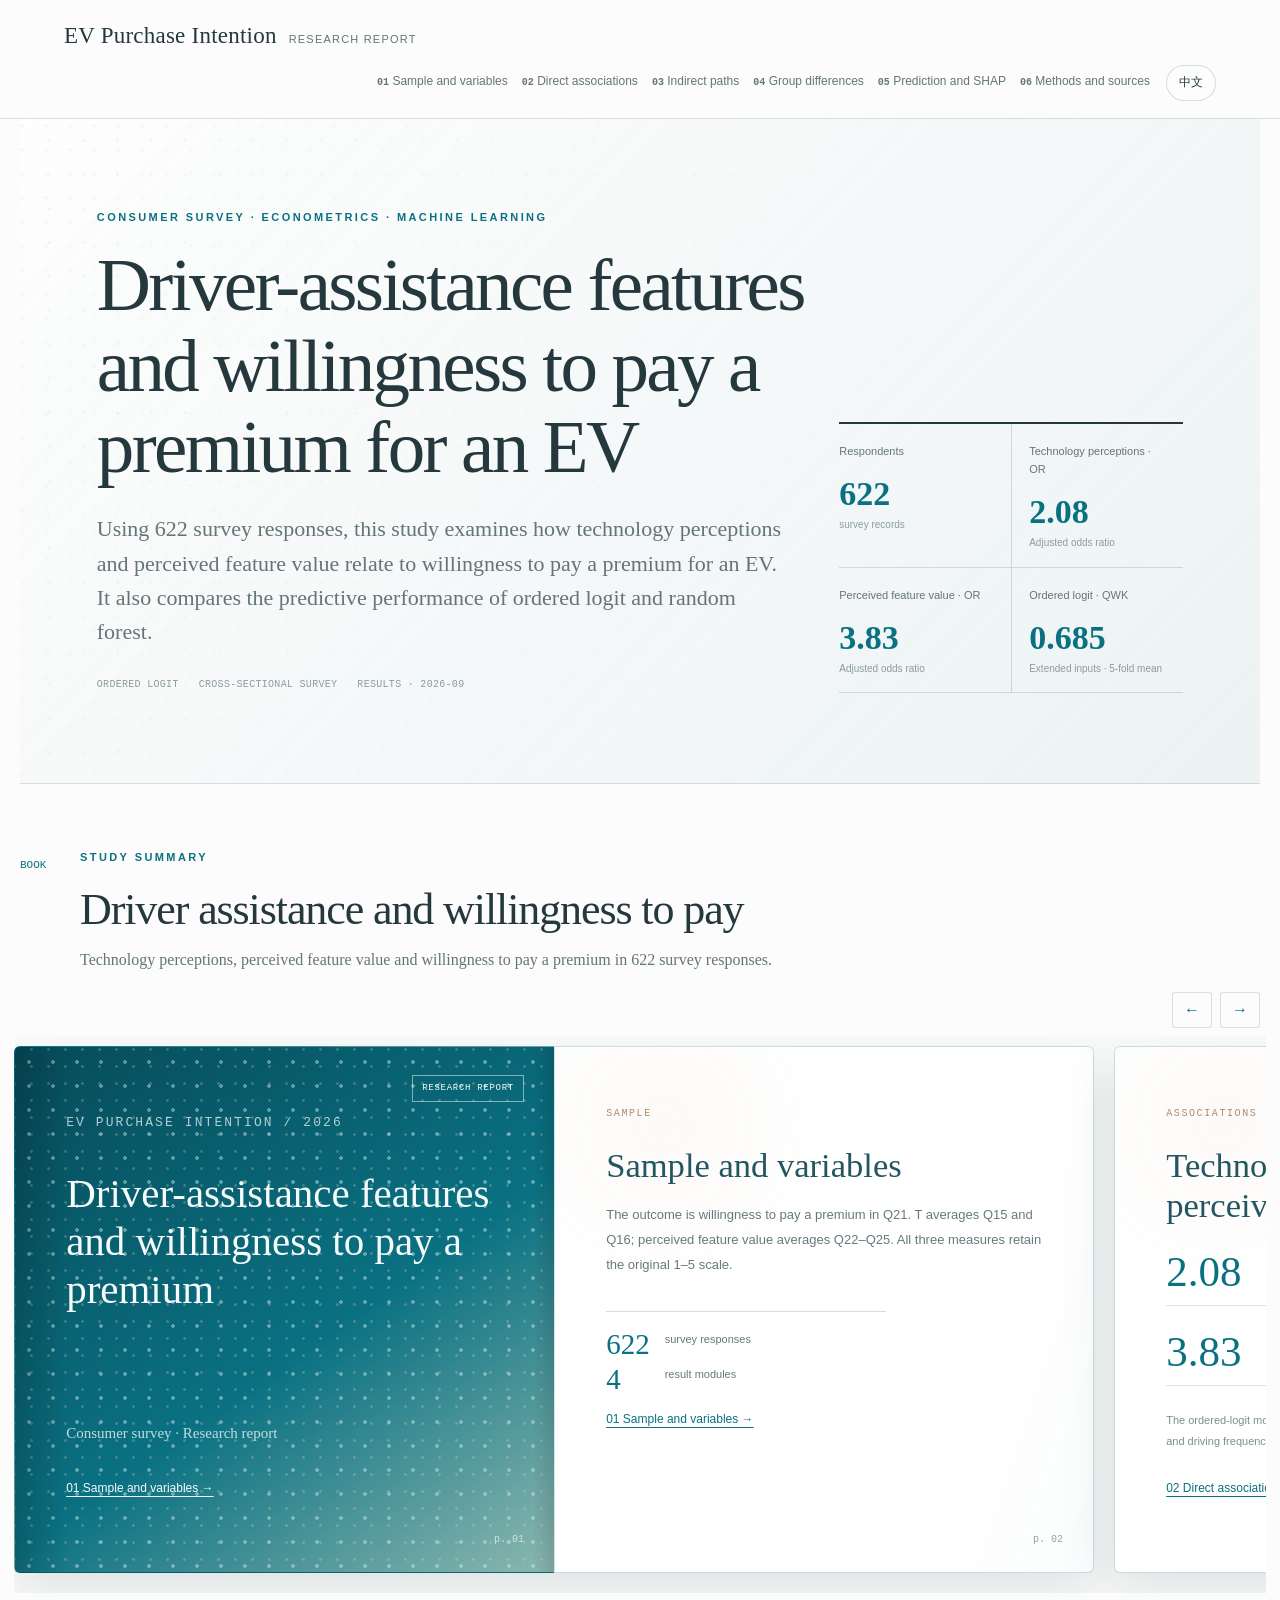
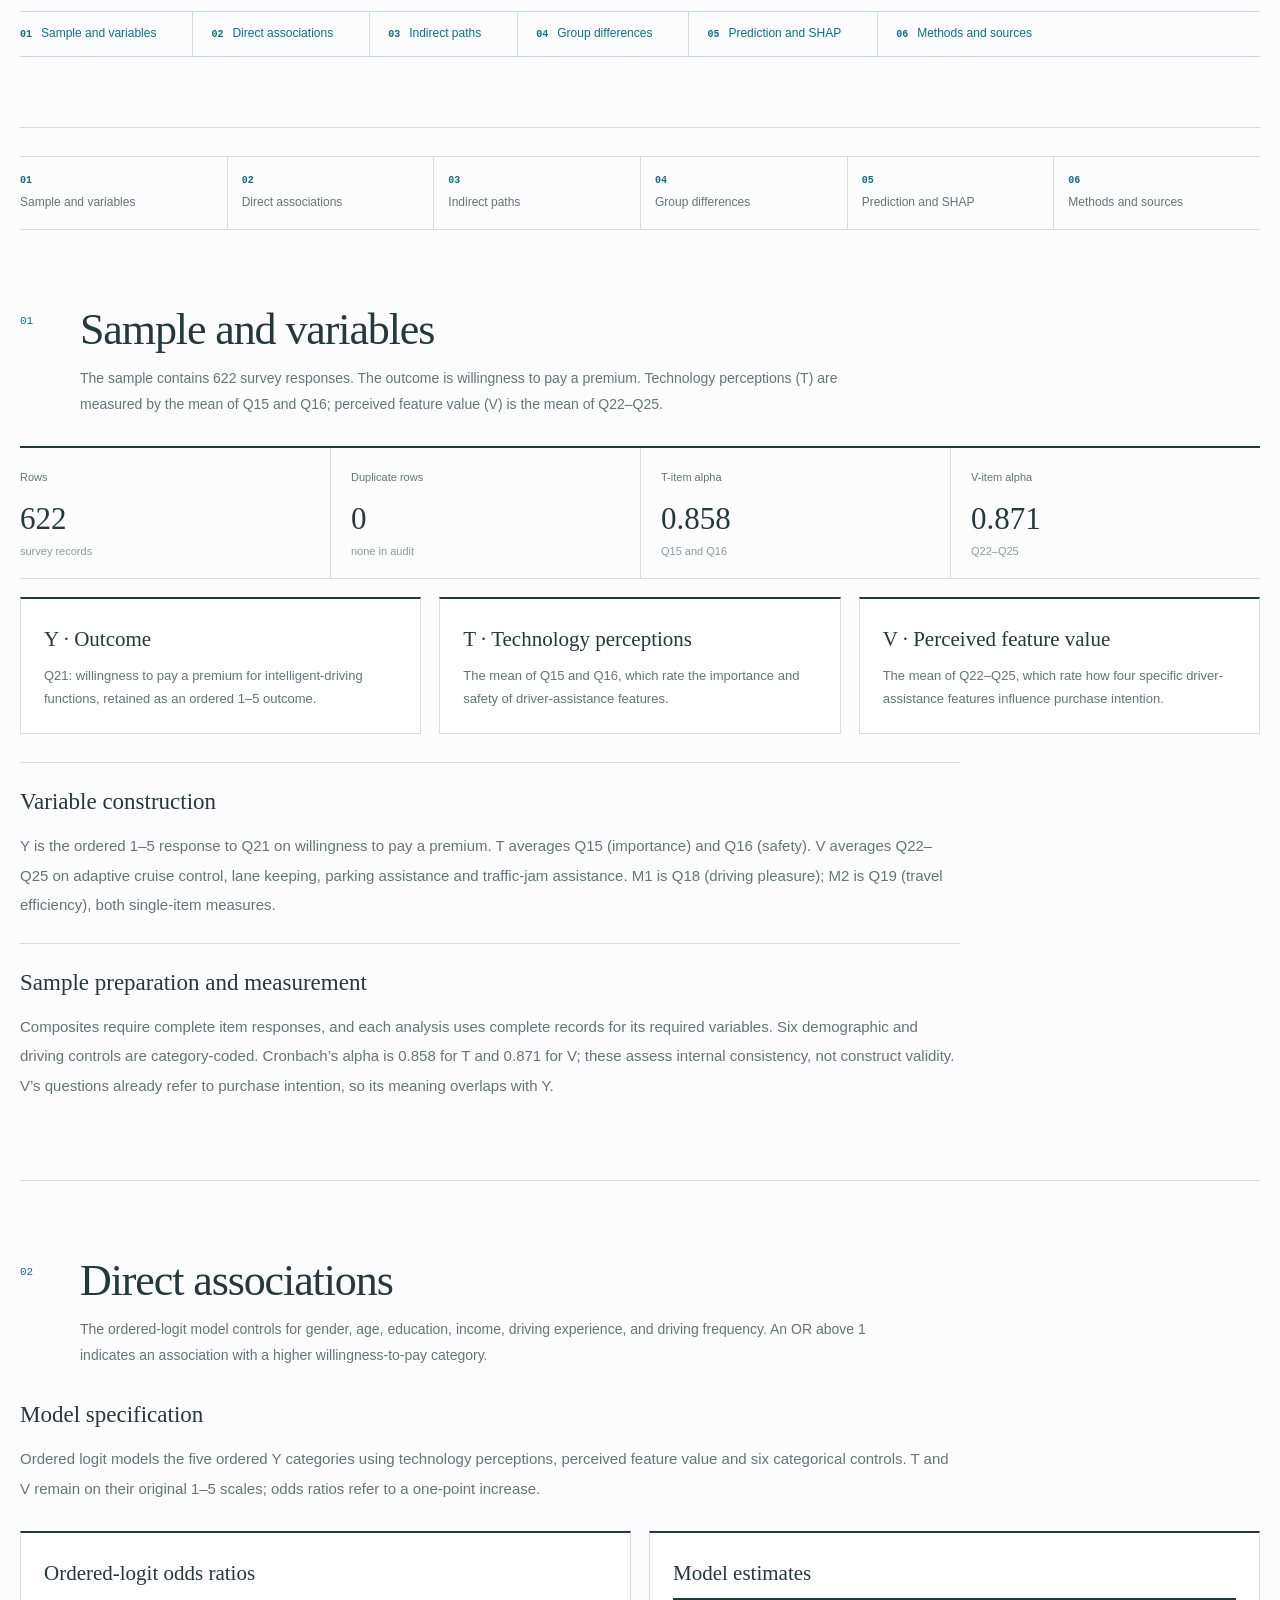
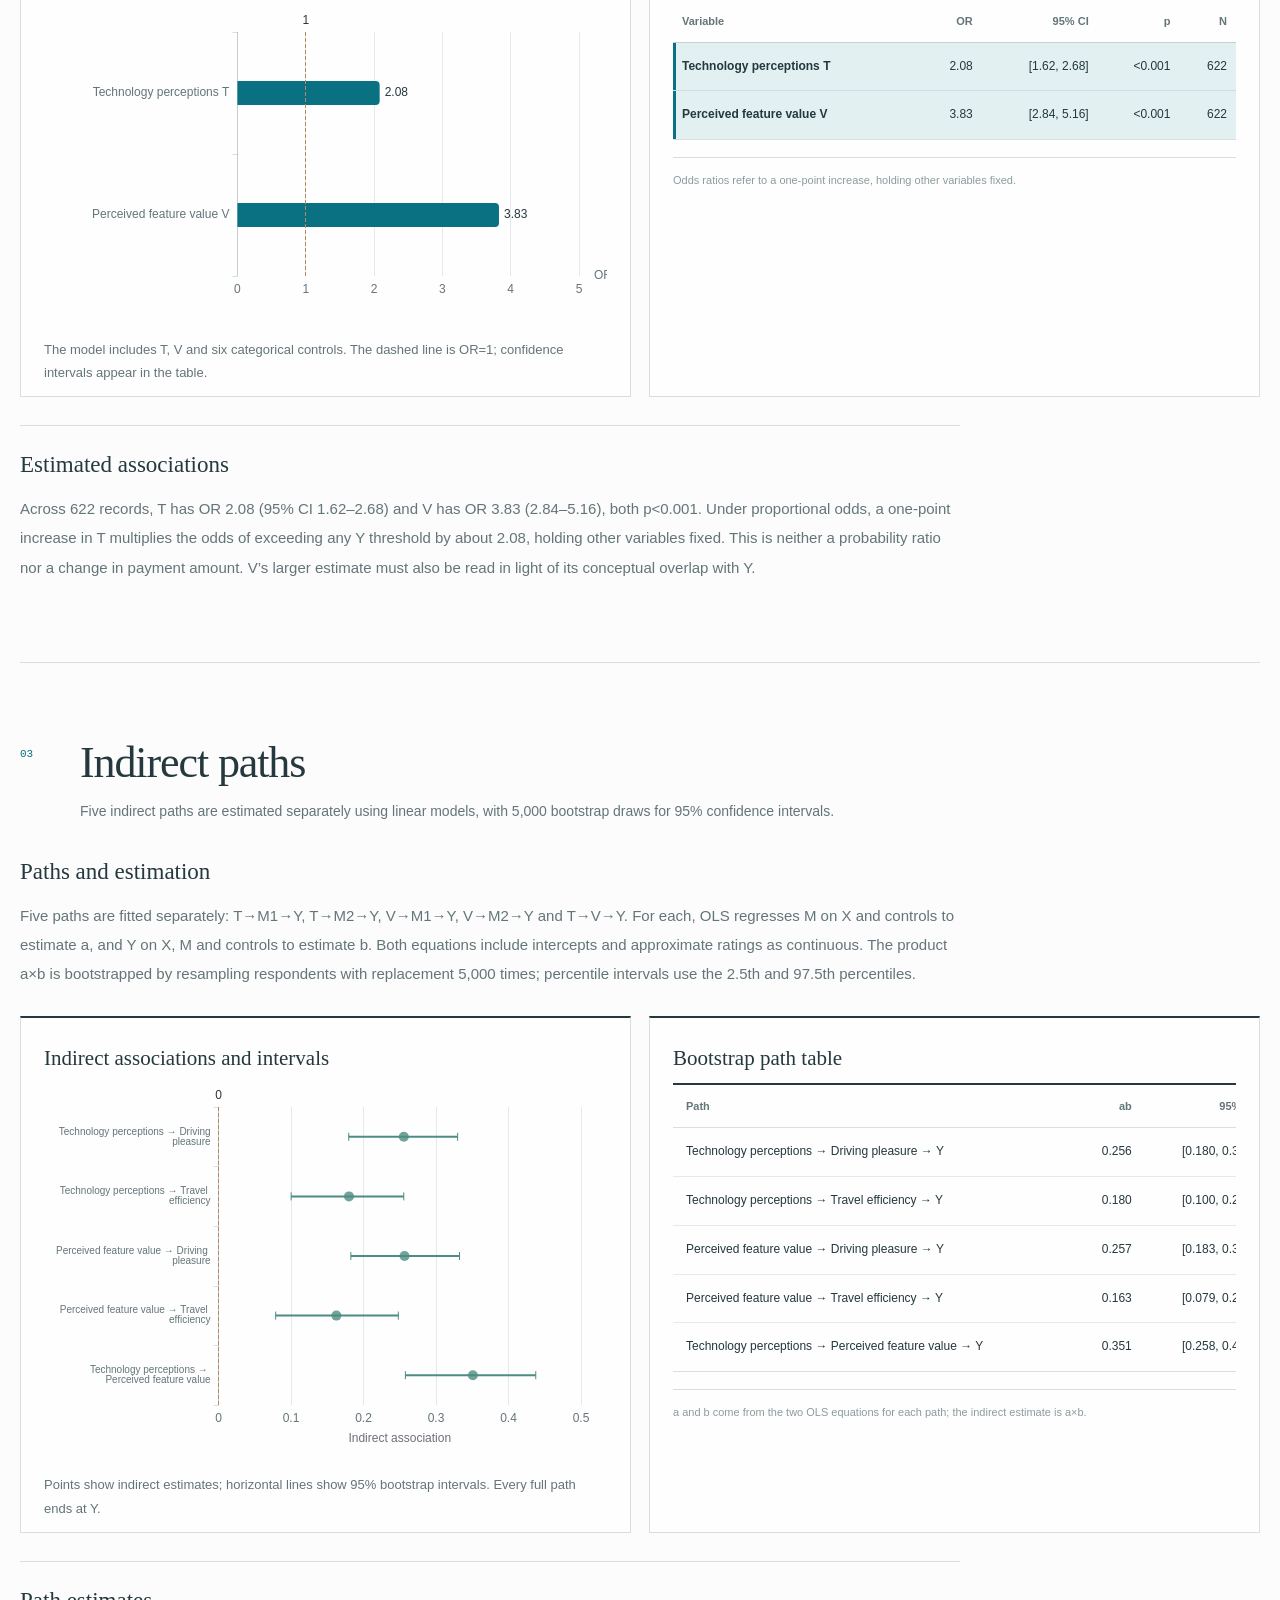
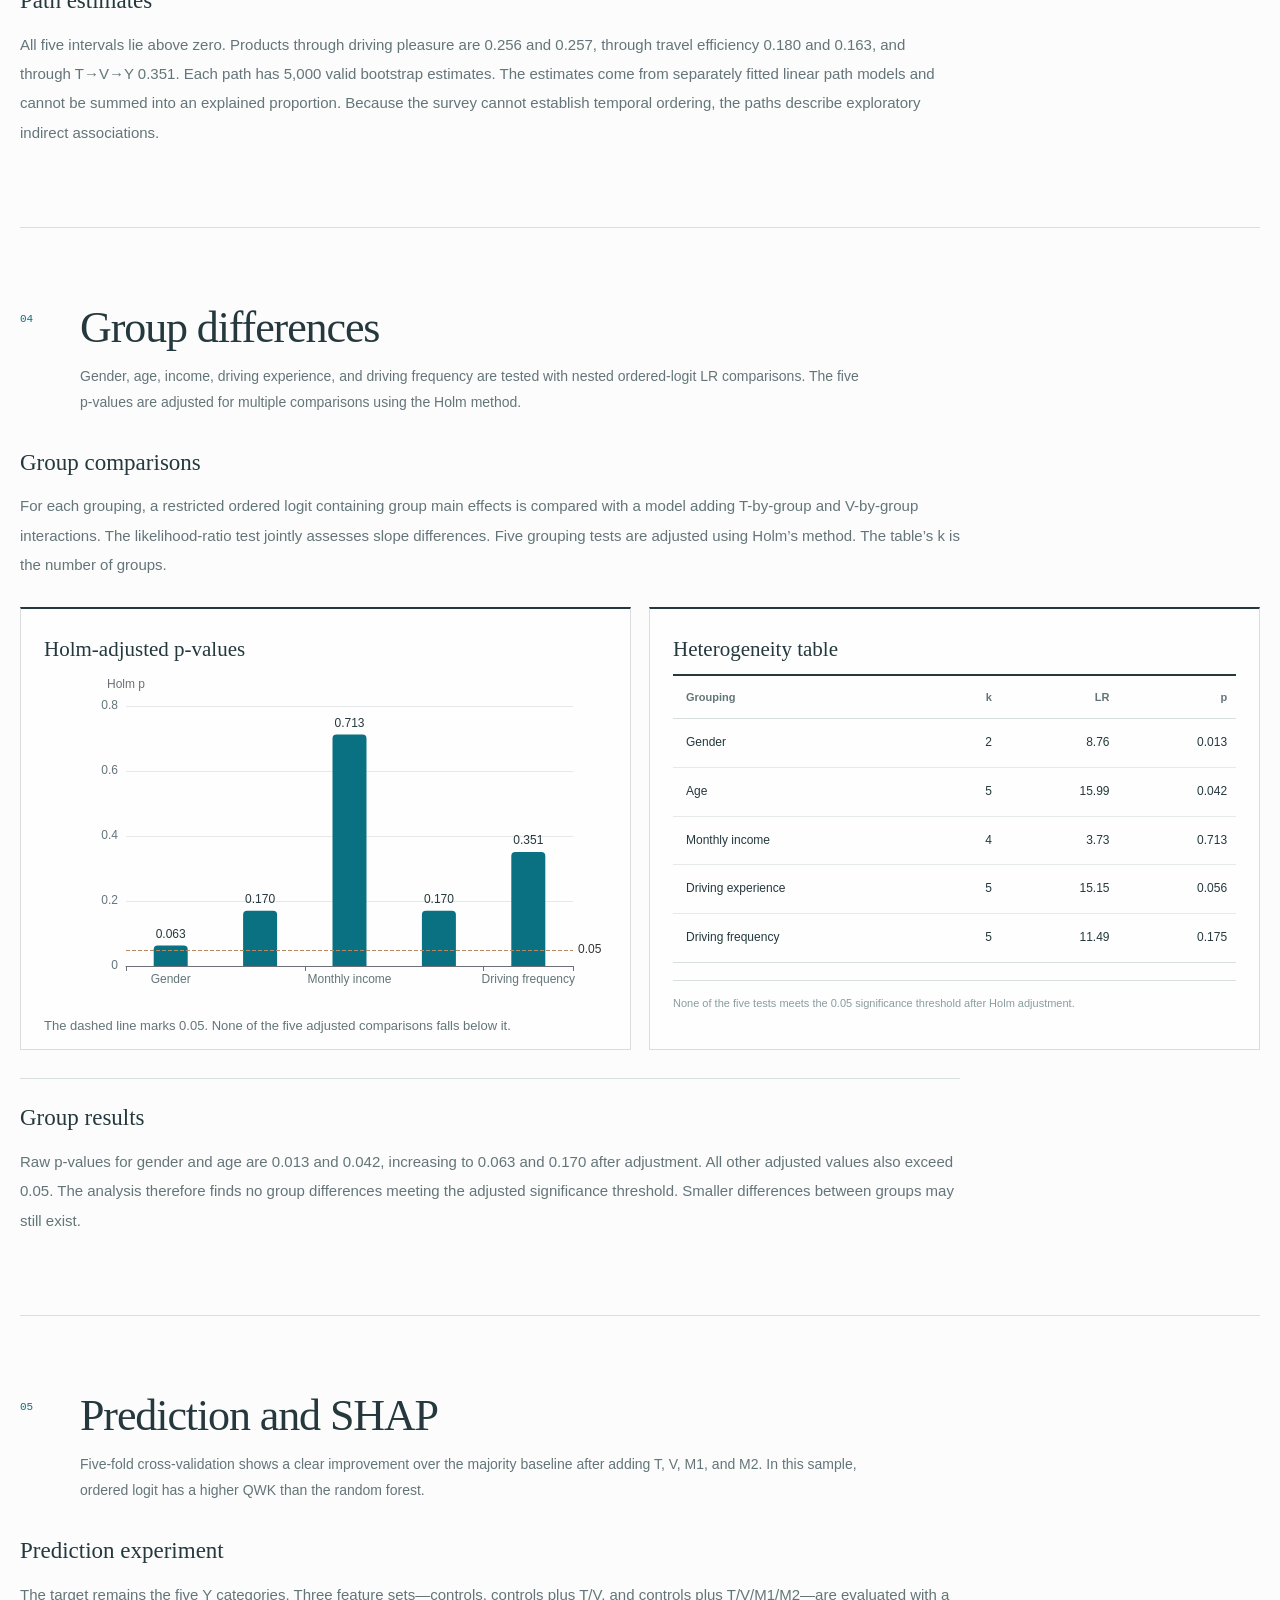
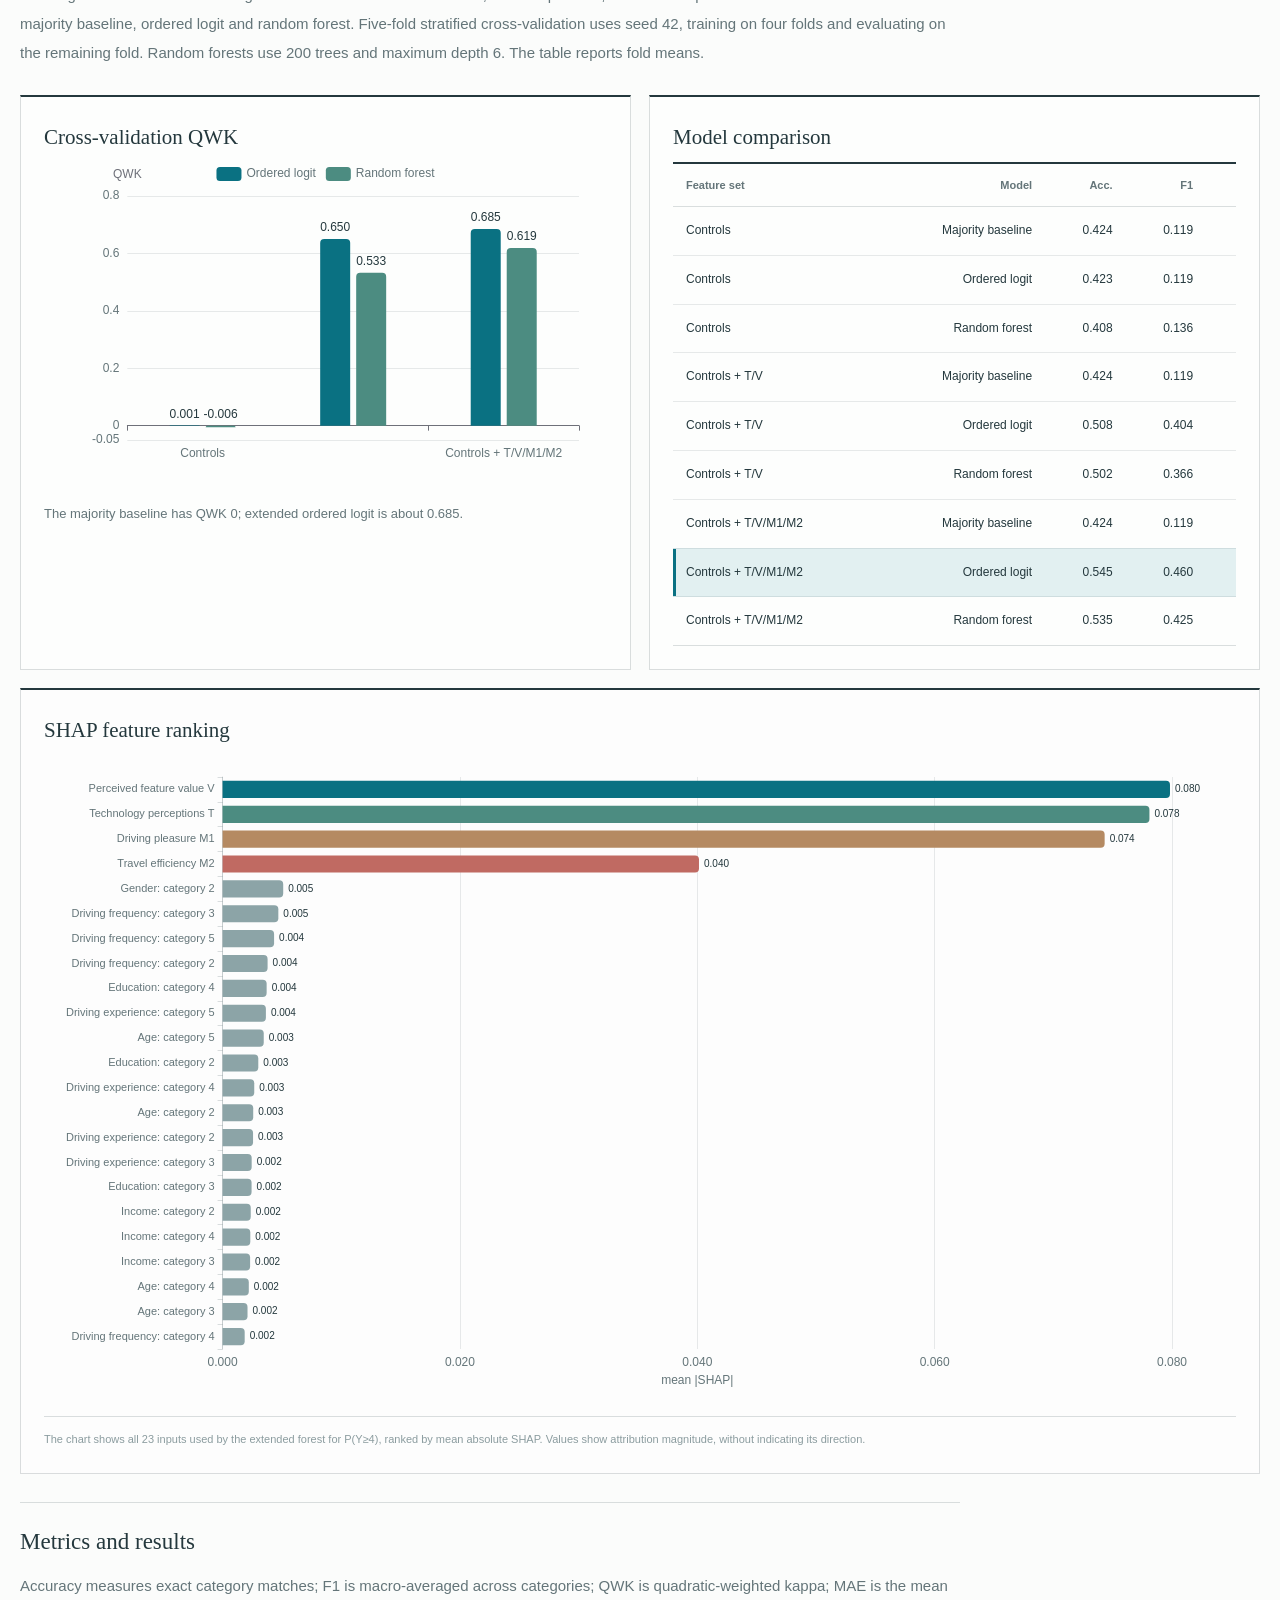
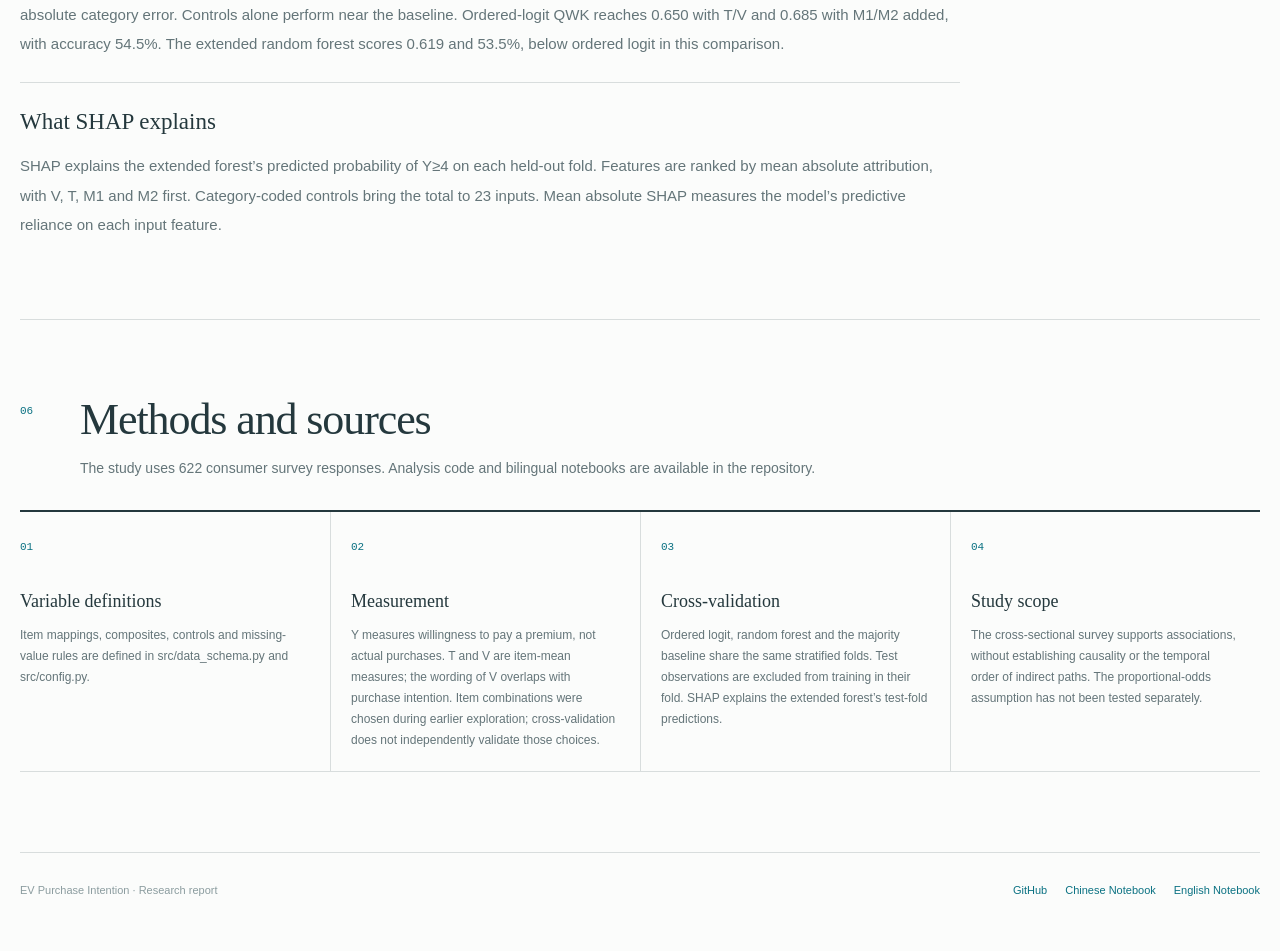
<file: app/en.html>
<!doctype html>
<html lang="en">
<head>
  <meta charset="utf-8">
  <meta name="viewport" content="width=device-width, initial-scale=1">
  <meta name="description" content="A study of 622 survey responses examining technology perceptions, perceived feature value and willingness to pay a premium for an EV.">
  <title>EV Purchase Intention · Research report</title>
  <link rel="stylesheet" href="static/css/style.css?v=20261006-copy-table">
</head>
<body class="lang-en">
  <header class="topbar">
    <div class="brand"><span class="brand-name"><span data-lang="zh">EV Purchase Intention</span><span data-lang="en">EV Purchase Intention</span></span><span class="brand-sub"><span data-lang="zh">研究报告</span><span data-lang="en">RESEARCH REPORT</span></span></div>
    <div class="top-actions">
      <nav class="nav-links" aria-label="Report navigation" data-aria-zh="报告导航" data-aria-en="Report navigation"><a href="#audit"><b>01</b> <span data-lang="zh">样本与变量</span><span data-lang="en">Sample and variables</span></a><a href="#direct"><b>02</b> <span data-lang="zh">直接关联</span><span data-lang="en">Direct associations</span></a><a href="#mediation"><b>03</b> <span data-lang="zh">间接路径</span><span data-lang="en">Indirect paths</span></a><a href="#heterogeneity"><b>04</b> <span data-lang="zh">人群差异</span><span data-lang="en">Group differences</span></a><a href="#ml"><b>05</b> <span data-lang="zh">预测与 SHAP</span><span data-lang="en">Prediction and SHAP</span></a><a href="#methods"><b>06</b> <span data-lang="zh">方法与来源</span><span data-lang="en">Methods and sources</span></a></nav>
      <button id="langSwitch" class="lang-btn" type="button">中文</button>
    </div>
  </header>

  <main class="page">
    <p id="loadStatus" class="note" role="alert" hidden><span data-lang="zh">报告数据加载失败，请刷新重试。</span><span data-lang="en">Report data could not be loaded; please reload.</span></p>
    <section class="hero" aria-labelledby="hero-title">
      <div class="hero-copy">
        <p class="kicker"><span data-lang="zh">消费者问卷 · 经济分析 · 机器学习</span><span data-lang="en">CONSUMER SURVEY · ECONOMETRICS · MACHINE LEARNING</span></p>
        <h1 id="hero-title"><span data-lang="zh">智能驾驶功能与新能源汽车支付溢价意愿</span><span data-lang="en">Driver-assistance features and willingness to pay a premium for an EV</span></h1>
        <p class="hero-lead"><span data-lang="zh">基于 622 份问卷，分析技术认知、功能价值与支付溢价意愿的关系，并比较有序 Logit 和随机森林的预测表现。</span><span data-lang="en">Using 622 survey responses, this study examines how technology perceptions and perceived feature value relate to willingness to pay a premium for an EV. It also compares the predictive performance of ordered logit and random forest.</span></p>
        <div class="hero-meta"><span><span data-lang="zh">有序 Logit</span><span data-lang="en">ORDERED LOGIT</span></span><span><span data-lang="zh">横截面问卷</span><span data-lang="en">CROSS-SECTIONAL SURVEY</span></span><span><span data-lang="zh">结果版本 2026-09</span><span data-lang="en">RESULTS · 2026-09</span></span></div>
      </div>
      <div class="hero-metrics" aria-label="Key results" data-aria-zh="主要结果" data-aria-en="Key results">
        <div class="metric"><span class="metric-label"><span data-lang="zh">有效样本</span><span data-lang="en">Respondents</span></span><strong id="metric-n" class="metric-value">—</strong><span class="metric-note"><span data-lang="zh">问卷记录</span><span data-lang="en">survey records</span></span></div>
        <div class="metric"><span class="metric-label"><span data-lang="zh">技术认知 OR</span><span data-lang="en">Technology perceptions · OR</span></span><strong id="metric-t" class="metric-value">—</strong><span class="metric-note"><span data-lang="zh">调整后优势比</span><span data-lang="en">Adjusted odds ratio</span></span></div>
        <div class="metric"><span class="metric-label"><span data-lang="zh">功能价值 OR</span><span data-lang="en">Perceived feature value · OR</span></span><strong id="metric-v" class="metric-value">—</strong><span class="metric-note"><span data-lang="zh">调整后优势比</span><span data-lang="en">Adjusted odds ratio</span></span></div>
        <div class="metric"><span class="metric-label"><span data-lang="zh">有序 Logit · QWK</span><span data-lang="en">Ordered logit · QWK</span></span><strong id="metric-qwk" class="metric-value">—</strong><span class="metric-note"><span data-lang="zh">扩展输入 · 五折平均</span><span data-lang="en">Extended inputs · 5-fold mean</span></span></div>
      </div>
    </section>

    <section id="book" class="book-intro" aria-labelledby="book-title">
      <div class="book-heading">
        <span class="section-no">BOOK</span>
        <div>
          <p class="kicker"><span data-lang="zh">研究摘要</span><span data-lang="en">STUDY SUMMARY</span></p>
          <h2 id="book-title"><span data-lang="zh">智能驾驶与支付意愿</span><span data-lang="en">Driver assistance and willingness to pay</span></h2>
          <p class="book-lead"><span data-lang="zh">622 份问卷中的技术认知、功能价值与支付溢价意愿。</span><span data-lang="en">Technology perceptions, perceived feature value and willingness to pay a premium in 622 survey responses.</span></p>
        </div>
      </div>
      <div class="book-controls"><button type="button" id="bookPrev" aria-label="Previous spread" data-aria-zh="上一组书页" data-aria-en="Previous spread">←</button><button type="button" id="bookNext" aria-label="Next spread" data-aria-zh="下一组书页" data-aria-en="Next spread">→</button></div>
      <div class="book-viewport" tabindex="0" aria-label="Study summary" data-aria-zh="研究摘要" data-aria-en="Study summary">
        <div class="book-spread">
          <article class="book-page book-cover">
            <span class="book-ribbon"><span data-lang="zh">研究报告</span><span data-lang="en">RESEARCH REPORT</span></span>
            <p class="book-series">EV PURCHASE INTENTION / 2026</p>
            <h3><span data-lang="zh">智能驾驶功能<br>与支付溢价意愿</span><span data-lang="en">Driver-assistance features<br>and willingness to pay a premium</span></h3>
            <p class="book-cover-note"><span data-lang="zh">消费者问卷 · 研究报告</span><span data-lang="en">Consumer survey · Research report</span></p>
            <a class="book-detail" href="#audit"><span data-lang="zh">01 样本与变量 →</span><span data-lang="en">01 Sample and variables →</span></a><span class="book-page-number">p. 01</span>
          </article>
          <article class="book-page">
            <span class="book-page-label"><span data-lang="zh">样本</span><span data-lang="en">SAMPLE</span></span>
            <h3><span data-lang="zh">样本与变量</span><span data-lang="en">Sample and variables</span></h3>
            <p><span data-lang="zh">结果变量是 Q21 的支付溢价意愿。技术认知使用 Q15、Q16，功能价值使用 Q22–Q25；三个指标均保留原问卷的 1–5 分尺度。</span><span data-lang="en">The outcome is willingness to pay a premium in Q21. T averages Q15 and Q16; perceived feature value averages Q22–Q25. All three measures retain the original 1–5 scale.</span></p>
            <div class="book-facts"><b>622</b><span><span data-lang="zh">份有效问卷</span><span data-lang="en">survey responses</span></span><b>4</b><span><span data-lang="zh">个结果模块</span><span data-lang="en">result modules</span></span></div>
            <a class="book-detail" href="#audit"><span data-lang="zh">01 样本与变量 →</span><span data-lang="en">01 Sample and variables →</span></a><span class="book-page-number">p. 02</span>
          </article>
        </div>
        <div class="book-spread">
          <article class="book-page">
            <span class="book-page-label"><span data-lang="zh">直接关联</span><span data-lang="en">ASSOCIATIONS</span></span>
            <h3><span data-lang="zh">技术认知与功能价值</span><span data-lang="en">Technology perceptions and perceived feature value</span></h3>
            <div class="book-result"><b>2.08</b><span><span data-lang="zh">技术认知 T · OR</span><span data-lang="en">Technology perceptions T · OR</span></span></div>
            <div class="book-result"><b>3.83</b><span><span data-lang="zh">功能价值 V · OR</span><span data-lang="en">Perceived feature value V · OR</span></span></div>
            <p class="book-footnote"><span data-lang="zh">有序 Logit 纳入性别、年龄、学历、收入、驾龄和驾驶频率作为控制变量。</span><span data-lang="en">The ordered-logit model adjusts for gender, age, education, income, driving experience and driving frequency.</span></p>
            <a class="book-detail" href="#direct"><span data-lang="zh">02 直接关联 →</span><span data-lang="en">02 Direct associations →</span></a><span class="book-page-number">p. 03</span>
          </article>
          <article class="book-page">
            <span class="book-page-label"><span data-lang="zh">探索性路径</span><span data-lang="en">INDIRECT PATHS</span></span>
            <h3><span data-lang="zh">驾驶乐趣与出行效率</span><span data-lang="en">Driving pleasure and travel efficiency</span></h3>
            <p><span data-lang="zh">分别估计经驾驶乐趣、出行效率以及功能价值的五条间接路径，采用 5,000 次 Bootstrap 估计区间。五条路径的间接关联均为正，95% 区间均高于零。</span><span data-lang="en">Five paths through driving pleasure, travel efficiency and perceived feature value are estimated separately with 5,000 bootstrap draws. All five indirect estimates are positive, with 95% intervals above zero.</span></p>
            <div class="book-stamp"><span data-lang="zh">探索性</span><span data-lang="en">EXPLORATORY</span></div>
            <a class="book-detail" href="#mediation"><span data-lang="zh">03 间接路径 →</span><span data-lang="en">03 Indirect paths →</span></a><span class="book-page-number">p. 04</span>
          </article>
        </div>
        <div class="book-spread">
          <article class="book-page">
            <span class="book-page-label"><span data-lang="zh">人群差异</span><span data-lang="en">GROUP DIFFERENCES</span></span>
            <h3><span data-lang="zh">人口与驾驶特征</span><span data-lang="en">Demographics and driving history</span></h3>
            <p><span data-lang="zh">按性别、年龄、收入、驾龄和驾驶频率检验 T、V 与支付意愿的关联是否存在组间差异。五项似然比检验经 Holm 校正后均未达到 0.05 显著性水平。</span><span data-lang="en">Five likelihood-ratio tests examine whether associations of T and V with willingness to pay differ by gender, age, income, driving experience or driving frequency. None meets the 0.05 threshold after Holm adjustment.</span></p>
            <div class="book-result"><b>0.063</b><span><span data-lang="zh">最低 Holm 校正 p 值</span><span data-lang="en">Smallest Holm-adjusted p-value</span></span></div>
            <a class="book-detail" href="#heterogeneity"><span data-lang="zh">04 人群差异 →</span><span data-lang="en">04 Group differences →</span></a><span class="book-page-number">p. 05</span>
          </article>
          <article class="book-page">
            <span class="book-page-label"><span data-lang="zh">机器学习</span><span data-lang="en">MACHINE LEARNING</span></span>
            <h3><span data-lang="zh">有序 Logit 与随机森林</span><span data-lang="en">Ordered logit and random forest</span></h3>
            <div class="book-result"><b>0.685</b><span><span data-lang="zh">扩展有序 Logit · QWK</span><span data-lang="en">Extended ordered logit · QWK</span></span></div>
            <div class="book-result"><b>0.619</b><span><span data-lang="zh">随机森林 · QWK</span><span data-lang="en">Random forest · QWK</span></span></div>
            <p class="book-footnote"><span data-lang="zh">两项数值为五折交叉验证的平均值。扩展输入包含 T、V、M1、M2 和六类控制变量。</span><span data-lang="en">Both scores are five-fold cross-validation means. Extended inputs include T, V, M1, M2 and six categorical controls.</span></p>
            <a class="book-detail" href="#ml"><span data-lang="zh">05 预测与 SHAP →</span><span data-lang="en">05 Prediction and SHAP →</span></a><span class="book-page-number">p. 06</span>
          </article>
        </div>
      </div>
      <div class="book-index" aria-label="Report chapters" data-aria-zh="报告章节" data-aria-en="Report chapters"><a href="#audit"><b>01</b> <span data-lang="zh">样本与变量</span><span data-lang="en">Sample and variables</span></a><a href="#direct"><b>02</b> <span data-lang="zh">直接关联</span><span data-lang="en">Direct associations</span></a><a href="#mediation"><b>03</b> <span data-lang="zh">间接路径</span><span data-lang="en">Indirect paths</span></a><a href="#heterogeneity"><b>04</b> <span data-lang="zh">人群差异</span><span data-lang="en">Group differences</span></a><a href="#ml"><b>05</b> <span data-lang="zh">预测与 SHAP</span><span data-lang="en">Prediction and SHAP</span></a><a href="#methods"><b>06</b> <span data-lang="zh">方法与来源</span><span data-lang="en">Methods and sources</span></a></div>
    </section>

    <nav class="toc" aria-label="Report chapters" data-aria-zh="报告章节" data-aria-en="Report sections"><a href="#audit"><b>01</b> <span data-lang="zh">样本与变量</span><span data-lang="en">Sample and variables</span></a><a href="#direct"><b>02</b> <span data-lang="zh">直接关联</span><span data-lang="en">Direct associations</span></a><a href="#mediation"><b>03</b> <span data-lang="zh">间接路径</span><span data-lang="en">Indirect paths</span></a><a href="#heterogeneity"><b>04</b> <span data-lang="zh">人群差异</span><span data-lang="en">Group differences</span></a><a href="#ml"><b>05</b> <span data-lang="zh">预测与 SHAP</span><span data-lang="en">Prediction and SHAP</span></a><a href="#methods"><b>06</b> <span data-lang="zh">方法与来源</span><span data-lang="en">Methods and sources</span></a></nav>

    <section id="audit" class="section">
      <div class="section-head"><span class="section-no">01</span><div><h2><span data-lang="zh">样本与变量</span><span data-lang="en">Sample and variables</span></h2><p class="section-lead"><span data-lang="zh">样本包含 622 份问卷。结果变量为支付溢价意愿，技术认知取 Q15、Q16 的平均值，功能价值取 Q22–Q25 的平均值。</span><span data-lang="en">The sample contains 622 survey responses. The outcome is willingness to pay a premium. Technology perceptions (T) are measured by the mean of Q15 and Q16; perceived feature value (V) is the mean of Q22–Q25. </span></p></div></div>
      <div class="audit-grid">
        <div class="audit-card"><label><span data-lang="zh">样本</span><span data-lang="en">Rows</span></label><strong id="auditRows">622</strong><small><span data-lang="zh">原始问卷记录</span><span data-lang="en">survey records</span></small></div>
        <div class="audit-card"><label><span data-lang="zh">重复行</span><span data-lang="en">Duplicate rows</span></label><strong>0</strong><small><span data-lang="zh">审计未发现</span><span data-lang="en">none in audit</span></small></div>
        <div class="audit-card"><label><span data-lang="zh">T 题项 alpha</span><span data-lang="en">T-item alpha</span></label><strong id="auditAlphaT">—</strong><small><span data-lang="zh">Q15、Q16</span><span data-lang="en">Q15 and Q16</span></small></div>
        <div class="audit-card"><label><span data-lang="zh">V 题项 alpha</span><span data-lang="en">V-item alpha</span></label><strong id="auditAlphaV">—</strong><small><span data-lang="zh">Q22–Q25</span><span data-lang="en">Q22–Q25</span></small></div>
      </div>
      <div class="grid-3" style="margin-top:18px">
        <article class="panel"><h3><span data-lang="zh">Y · 结果变量</span><span data-lang="en">Y · Outcome</span></h3><p><span data-lang="zh">Q21：愿意为智能驾驶功能支付溢价，保留 1–5 的有序等级。</span><span data-lang="en">Q21: willingness to pay a premium for intelligent-driving functions, retained as an ordered 1–5 outcome.</span></p></article>
        <article class="panel"><h3><span data-lang="zh">T · 技术认知</span><span data-lang="en">T · Technology perceptions</span></h3><p><span data-lang="zh">Q15、Q16 的均值，分别评价智能驾驶功能的重要性和安全性。</span><span data-lang="en">The mean of Q15 and Q16, which rate the importance and safety of driver-assistance features.</span></p></article>
        <article class="panel"><h3><span data-lang="zh">V · 功能价值</span><span data-lang="en">V · Perceived feature value</span></h3><p><span data-lang="zh">Q22–Q25 的均值，评价四项具体辅助驾驶功能对购买意愿的影响。</span><span data-lang="en">The mean of Q22–Q25, which rate how four specific driver-assistance features influence purchase intention.</span></p></article>
      </div>
    <div class="analysis-explanation"><article><h3><span data-lang="zh">变量构造</span><span data-lang="en">Variable construction</span></h3><p><span data-lang="zh">Y 为 Q21 的支付溢价意愿，保留 1–5 分等级。T 由 Q15“功能重要性”和 Q16“提高安全性”取均值；V 由 Q22–Q25 的自适应巡航、车道保持、自动泊车和拥堵辅助四项取均值。它们分别概括一般技术评价和具体功能评价。M1 为 Q18 的驾驶乐趣评价，M2 为 Q19 的出行效率评价，均为单题指标。</span><span data-lang="en">Y is the ordered 1–5 response to Q21 on willingness to pay a premium. T averages Q15 (importance) and Q16 (safety). V averages Q22–Q25 on adaptive cruise control, lane keeping, parking assistance and traffic-jam assistance. M1 is Q18 (driving pleasure); M2 is Q19 (travel efficiency), both single-item measures.</span></p></article><article><h3><span data-lang="zh">样本处理与测量含义</span><span data-lang="en">Sample preparation and measurement</span></h3><p><span data-lang="zh">组合指标要求所用题项回答完整；各分析按所需变量的完整记录估计。性别、年龄、学历、收入、驾龄和驾驶频率按类别编码。T 和 V 的 Cronbach α 分别为 0.858、0.871，反映题项内部一致性，但不能单独证明测量效度。V 的原题涉及功能对购买意愿的影响，因此与 Y 的含义有接近之处。</span><span data-lang="en">Composites require complete item responses, and each analysis uses complete records for its required variables. Six demographic and driving controls are category-coded. Cronbach’s alpha is 0.858 for T and 0.871 for V; these assess internal consistency, not construct validity. V’s questions already refer to purchase intention, so its meaning overlaps with Y.</span></p></article></div>
</section>

    <section id="direct" class="section">
      <div class="section-head"><span class="section-no">02</span><div><h2><span data-lang="zh">直接关联</span><span data-lang="en">Direct associations</span></h2><p class="section-lead"><span data-lang="zh">使用有序 Logit，并控制性别、年龄、学历、收入、驾龄和驾驶频率。OR 大于 1 表示更高的 T/V 与更高支付溢价意愿的排序相关。</span><span data-lang="en">The ordered-logit model controls for gender, age, education, income, driving experience, and driving frequency. An OR above 1 indicates an association with a higher willingness-to-pay category.</span></p></div></div>
      <div class="analysis-explanation analysis-method"><article><h3><span data-lang="zh">模型设定</span><span data-lang="en">Model specification</span></h3><p><span data-lang="zh">Y 有五个有序等级，使用有序 Logit 估计技术认知、功能价值与支付溢价意愿的关联，同时纳入六类控制变量。T、V 保持原来的 1–5 分尺度，不做标准化；表中优势比对应指标增加 1 分。</span><span data-lang="en">Ordered logit models the five ordered Y categories using technology perceptions, perceived feature value and six categorical controls. T and V remain on their original 1–5 scales; odds ratios refer to a one-point increase.</span></p></article></div>
      <div class="grid-2">
        <article class="panel chart-panel"><h3><span data-lang="zh">有序 Logit 优势比</span><span data-lang="en">Ordered-logit odds ratios</span></h3><div id="directChart" class="chart" role="img" aria-label="Ordered-logit odds ratios" data-aria-zh="有序 Logit 优势比" data-aria-en="Ordered-logit odds ratios"></div><p class="chart-caption"><span data-lang="zh">模型包含 T、V 和六类控制变量；虚线为 OR=1。置信区间见下表。</span><span data-lang="en">The model includes T, V and six categorical controls. The dashed line is OR=1; confidence intervals appear in the table.</span></p></article>
        <article class="panel"><h3><span data-lang="zh">模型估计</span><span data-lang="en">Model estimates</span></h3><div class="table-wrap"><table><thead><tr><th><span data-lang="zh">变量</span><span data-lang="en">Variable</span></th><th>OR</th><th>95% CI</th><th>p</th><th>N</th></tr></thead><tbody id="directTable"></tbody></table></div><p class="panel-note"><span data-lang="zh">优势比对应指标增加 1 分，且保持其他变量不变。</span><span data-lang="en">Odds ratios refer to a one-point increase, holding other variables fixed.</span></p></article>
      </div>

    <div class="analysis-explanation"><article><h3><span data-lang="zh">估计结果</span><span data-lang="en">Estimated associations</span></h3><p><span data-lang="zh">在 622 份记录中，T 的 OR 为 2.08（95% CI：1.62–2.68），V 为 3.83（2.84–5.16），两项 p 值均小于 0.001。按模型的比例优势假设，其他变量不变时，T 增加 1 分对应跨越任一 Y 等级阈值的优势乘以约 2.08。OR 不是概率倍数，也不是支付金额的增幅。V 的点估计更大，但其题项与 Y 更接近，不能仅凭 OR 排定真实影响大小。</span><span data-lang="en">Across 622 records, T has OR 2.08 (95% CI 1.62–2.68) and V has OR 3.83 (2.84–5.16), both p&lt;0.001. Under proportional odds, a one-point increase in T multiplies the odds of exceeding any Y threshold by about 2.08, holding other variables fixed. This is neither a probability ratio nor a change in payment amount. V’s larger estimate must also be read in light of its conceptual overlap with Y.</span></p></article></div>
</section>

    <section id="mediation" class="section">
      <div class="section-head"><span class="section-no">03</span><div><h2><span data-lang="zh">间接路径</span><span data-lang="en">Indirect paths</span></h2><p class="section-lead"><span data-lang="zh">五条间接路径分别采用线性模型估计，并使用 5,000 次 Bootstrap 计算 95% 置信区间。</span><span data-lang="en">Five indirect paths are estimated separately using linear models, with 5,000 bootstrap draws for 95% confidence intervals.</span></p></div></div>
      <div class="analysis-explanation analysis-method"><article><h3><span data-lang="zh">路径与计算方法</span><span data-lang="en">Paths and estimation</span></h3><p><span data-lang="zh">分别估计 T→M1→Y、T→M2→Y、V→M1→Y、V→M2→Y 和 T→V→Y。每条路径单独拟合：先用 X 和控制变量解释中间变量 M，得到 a；再用 X、M 和控制变量解释 Y，得到 b；间接关联取 a×b。两个方程均为含截距的 OLS，把评分作为连续变量近似。按受访者有放回抽样 5,000 次，使用乘积估计分布的 2.5% 和 97.5% 分位数构造区间。</span><span data-lang="en">Five paths are fitted separately: T→M1→Y, T→M2→Y, V→M1→Y, V→M2→Y and T→V→Y. For each, OLS regresses M on X and controls to estimate a, and Y on X, M and controls to estimate b. Both equations include intercepts and approximate ratings as continuous. The product a×b is bootstrapped by resampling respondents with replacement 5,000 times; percentile intervals use the 2.5th and 97.5th percentiles.</span></p></article></div>
      <div class="grid-2">
        <article class="panel chart-panel"><h3><span data-lang="zh">间接关联与区间</span><span data-lang="en">Indirect associations and intervals</span></h3><div id="mediationChart" class="chart-tall" role="img" aria-label="Bootstrap indirect paths" data-aria-zh="Bootstrap 间接路径" data-aria-en="Bootstrap indirect paths"></div><p class="chart-caption"><span data-lang="zh">点为间接关联估计，横线为 95% Bootstrap 区间；每条完整路径均以 Y 为终点。</span><span data-lang="en">Points show indirect estimates; horizontal lines show 95% bootstrap intervals. Every full path ends at Y.</span></p></article>
        <article class="panel"><h3><span data-lang="zh">Bootstrap 路径表</span><span data-lang="en">Bootstrap path table</span></h3><div class="table-wrap"><table><thead><tr><th><span data-lang="zh">路径</span><span data-lang="en">Path</span></th><th>ab</th><th>95% CI</th><th><span data-lang="zh">有效/总数</span><span data-lang="en">Valid / total</span></th></tr></thead><tbody id="mediationTable"></tbody></table></div><p class="panel-note"><span data-lang="zh">a、b 来自同一条路径的两个 OLS 方程，间接关联为 a×b。</span><span data-lang="en">a and b come from the two OLS equations for each path; the indirect estimate is a×b.</span></p></article>
      </div>
    <div class="analysis-explanation"><article><h3><span data-lang="zh">路径结果</span><span data-lang="en">Path estimates</span></h3><p><span data-lang="zh">五条路径的区间均高于 0。经驾驶乐趣的估计分别为 0.256 和 0.257，经出行效率为 0.180 和 0.163；T→V→Y 为 0.351。每条路径均得到 5,000 次有效估计。这些数值来自分别估计的线性路径模型，不能合并为“解释比例”。横截面问卷无法确认变量的时间顺序，结果属于探索性间接关联。</span><span data-lang="en">All five intervals lie above zero. Products through driving pleasure are 0.256 and 0.257, through travel efficiency 0.180 and 0.163, and through T→V→Y 0.351. Each path has 5,000 valid bootstrap estimates. The estimates come from separately fitted linear path models and cannot be summed into an explained proportion. Because the survey cannot establish temporal ordering, the paths describe exploratory indirect associations.</span></p></article></div>
</section>

    <section id="heterogeneity" class="section">
      <div class="section-head"><span class="section-no">04</span><div><h2><span data-lang="zh">人群差异</span><span data-lang="en">Group differences</span></h2><p class="section-lead"><span data-lang="zh">性别、年龄、收入、驾龄和驾驶频率分别进行嵌套有序 Logit LR 检验。五项检验的 p 值使用 Holm 方法进行多重比较校正。</span><span data-lang="en">Gender, age, income, driving experience, and driving frequency are tested with nested ordered-logit LR comparisons. The five p-values are adjusted for multiple comparisons using the Holm method.</span></p></div></div>
      <div class="analysis-explanation analysis-method"><article><h3><span data-lang="zh">分组检验</span><span data-lang="en">Group comparisons</span></h3><p><span data-lang="zh">检验技术认知、功能价值与 Y 的关系是否随性别、年龄、收入、驾龄或驾驶频率而变化。每次比较一个含分组主项的有序 Logit 与加入 T×分组、V×分组交互项的模型，使用似然比（LR）检验联合判断斜率差异。五个分组分别检验，再用 Holm 方法校正多重比较。表中 k 为该次分析的组数。</span><span data-lang="en">For each grouping, a restricted ordered logit containing group main effects is compared with a model adding T-by-group and V-by-group interactions. The likelihood-ratio test jointly assesses slope differences. Five grouping tests are adjusted using Holm’s method. The table’s k is the number of groups.</span></p></article></div>
      <div class="grid-2">
        <article class="panel chart-panel"><h3><span data-lang="zh">Holm 校正后的 p 值</span><span data-lang="en">Holm-adjusted p-values</span></h3><div id="heteroChart" class="chart" role="img" aria-label="Holm-adjusted group-comparison p-values" data-aria-zh="人群差异检验的 Holm 校正 p 值" data-aria-en="Holm-adjusted group-comparison p-values"></div><p class="chart-caption"><span data-lang="zh">虚线为 0.05 判断线。本次五项比较校正后均未低于该线。</span><span data-lang="en">The dashed line marks 0.05. None of the five adjusted comparisons falls below it.</span></p></article>
        <article class="panel"><h3><span data-lang="zh">异质性检验表</span><span data-lang="en">Heterogeneity table</span></h3><div class="table-wrap"><table><thead><tr><th><span data-lang="zh">分组</span><span data-lang="en">Grouping</span></th><th>k</th><th>LR</th><th>p</th><th>Holm p</th></tr></thead><tbody id="heteroTable"></tbody></table></div><p class="panel-note"><span data-lang="zh">五项检验经 Holm 校正后均未达到 0.05 显著性水平。</span><span data-lang="en">None of the five tests meets the 0.05 significance threshold after Holm adjustment.</span></p></article>
      </div>
    <div class="analysis-explanation"><article><h3><span data-lang="zh">分组结果</span><span data-lang="en">Group results</span></h3><p><span data-lang="zh">性别和年龄的原始 p 值分别为 0.013、0.042，校正后为 0.063、0.170；其余分组的校正值也高于 0.05。因此，本次分析没有得到经多重比较校正后仍显著的人群差异证据。结果仍不能排除较小的组间差异。</span><span data-lang="en">Raw p-values for gender and age are 0.013 and 0.042, increasing to 0.063 and 0.170 after adjustment. All other adjusted values also exceed 0.05. The analysis therefore finds no group differences meeting the adjusted significance threshold. Smaller differences between groups may still exist.</span></p></article></div>
</section>

    <section id="ml" class="section">
      <div class="section-head"><span class="section-no">05</span><div><h2><span data-lang="zh">预测与 SHAP</span><span data-lang="en">Prediction and SHAP</span></h2><p class="section-lead"><span data-lang="zh">五折交叉验证显示，加入 T、V、M1、M2 后模型明显超过多数类基线；在本样本中，有序 Logit 的 QWK 高于随机森林。</span><span data-lang="en">Five-fold cross-validation shows a clear improvement over the majority baseline after adding T, V, M1, and M2. In this sample, ordered logit has a higher QWK than the random forest.</span></p></div></div>
      <div class="analysis-explanation analysis-method"><article><h3><span data-lang="zh">预测实验</span><span data-lang="en">Prediction experiment</span></h3><p><span data-lang="zh">预测目标仍为 Y 的五个等级。比较三组输入：仅控制变量、控制变量＋T/V、控制变量＋T/V/M1/M2；每组均比较多数类基线、有序 Logit 和随机森林。使用随机种子 42 的五折分层交叉验证，每折约四份数据训练、一份评价。随机森林固定为 200 棵树、最大深度 6；表中报告五折指标的平均值。</span><span data-lang="en">The target remains the five Y categories. Three feature sets—controls, controls plus T/V, and controls plus T/V/M1/M2—are evaluated with a majority baseline, ordered logit and random forest. Five-fold stratified cross-validation uses seed 42, training on four folds and evaluating on the remaining fold. Random forests use 200 trees and maximum depth 6. The table reports fold means.</span></p></article></div>
      <div class="grid-2">
        <article class="panel chart-panel"><h3><span data-lang="zh">交叉验证 QWK</span><span data-lang="en">Cross-validation QWK</span></h3><div id="mlChart" class="chart" role="img" aria-label="Cross-validation QWK comparison" data-aria-zh="交叉验证 QWK 比较" data-aria-en="Cross-validation QWK comparison"></div><p class="chart-caption"><span data-lang="zh">多数类基线 QWK 为 0；扩展有序 Logit 约为 0.685。</span><span data-lang="en">The majority baseline has QWK 0; extended ordered logit is about 0.685.</span></p></article>
        <article class="panel"><h3><span data-lang="zh">模型比较</span><span data-lang="en">Model comparison</span></h3><div class="table-wrap"><table><thead><tr><th><span data-lang="zh">特征集</span><span data-lang="en">Feature set</span></th><th><span data-lang="zh">模型</span><span data-lang="en">Model</span></th><th>Acc.</th><th>F1</th><th>QWK</th><th>MAE</th></tr></thead><tbody id="mlTable"></tbody></table></div></article>
      </div>
      <article class="panel shap-panel" style="margin-top:18px"><h3><span data-lang="zh">SHAP 特征排序</span><span data-lang="en">SHAP feature ranking</span></h3><div id="shapChart" class="chart shap-chart" role="img" aria-label="Mean absolute SHAP feature ranking" data-aria-zh="平均绝对 SHAP 特征排序" data-aria-en="Mean absolute SHAP feature ranking"></div><p class="panel-note"><span data-lang="zh">图中展示扩展随机森林对 P(Y≥4) 的全部 23 个输入特征，按平均绝对 SHAP 排序。数值表示预测贡献的大小，不表示贡献方向。</span><span data-lang="en">The chart shows all 23 inputs used by the extended forest for P(Y≥4), ranked by mean absolute SHAP. Values show attribution magnitude, without indicating its direction.</span></p></article>
    <div class="analysis-explanation"><article><h3><span data-lang="zh">指标与结果</span><span data-lang="en">Metrics and results</span></h3><p><span data-lang="zh">Accuracy 统计等级完全预测正确的比例；F1 为各等级 F1 的宏平均；QWK 为二次加权 Kappa，考虑等级误差并校正随机一致性；MAE 为平均相差几个等级。仅控制变量的预测接近基线。加入 T/V 后，有序 Logit 的 QWK 为 0.650；再加入 M1/M2 后为 0.685，准确率为 54.5%。同样扩展输入下，随机森林为 0.619 和 53.5%，低于有序 Logit。</span><span data-lang="en">Accuracy measures exact category matches; F1 is macro-averaged across categories; QWK is quadratic-weighted kappa; MAE is the mean absolute category error. Controls alone perform near the baseline. Ordered-logit QWK reaches 0.650 with T/V and 0.685 with M1/M2 added, with accuracy 54.5%. The extended random forest scores 0.619 and 53.5%, below ordered logit in this comparison.</span></p></article><article><h3><span data-lang="zh">SHAP 的解释对象</span><span data-lang="en">What SHAP explains</span></h3><p><span data-lang="zh">对扩展随机森林预测“Y≥4”的概率计算 SHAP，在每折未参与训练的样本上解释，再按平均绝对值汇总排序。功能价值、技术认知、驾驶乐趣和出行效率排在前四。图中也列出分类控制变量编码后的各项，所以共有 23 个输入特征。平均绝对 SHAP 衡量模型对各输入特征的预测依赖程度。</span><span data-lang="en">SHAP explains the extended forest’s predicted probability of Y≥4 on each held-out fold. Features are ranked by mean absolute attribution, with V, T, M1 and M2 first. Category-coded controls bring the total to 23 inputs. Mean absolute SHAP measures the model’s predictive reliance on each input feature.</span></p></article></div>
</section>

    <section id="methods" class="section">
      <div class="section-head"><span class="section-no">06</span><div><h2><span data-lang="zh">方法与来源</span><span data-lang="en">Methods and sources</span></h2><p class="section-lead"><span data-lang="zh">数据来自 622 份消费者问卷。完整分析代码与双语 Notebook 见项目仓库。</span><span data-lang="en">The study uses 622 consumer survey responses. Analysis code and bilingual notebooks are available in the repository.</span></p></div></div>
      <div class="method-list">
        <article class="method"><span class="method-no">01</span><h3><span data-lang="zh">变量定义</span><span data-lang="en">Variable definitions</span></h3><p><span data-lang="zh">题项、组合变量、控制变量和缺失值处理规则见 src/data_schema.py 与 src/config.py。</span><span data-lang="en">Item mappings, composites, controls and missing-value rules are defined in src/data_schema.py and src/config.py.</span></p></article>
        <article class="method"><span class="method-no">02</span><h3><span data-lang="zh">测量说明</span><span data-lang="en">Measurement</span></h3><p><span data-lang="zh">Y 衡量支付溢价意愿，未记录实际购买行为。T、V 是按题项均值构造的指标；V 的题目与购买意愿存在语义重叠。题项组合经过前期探索，交叉验证未单独验证题项选择。</span><span data-lang="en">Y measures willingness to pay a premium, not actual purchases. T and V are item-mean measures; the wording of V overlaps with purchase intention. Item combinations were chosen during earlier exploration; cross-validation does not independently validate those choices.</span></p></article>
        <article class="method"><span class="method-no">03</span><h3><span data-lang="zh">交叉验证</span><span data-lang="en">Cross-validation</span></h3><p><span data-lang="zh">有序 Logit、随机森林和多数类基线使用同一组分层折，各折测试样本不参与该折训练。SHAP 对扩展随机森林的测试样本预测进行解释。</span><span data-lang="en">Ordered logit, random forest and the majority baseline share the same stratified folds. Test observations are excluded from training in their fold. SHAP explains the extended forest’s test-fold predictions.</span></p></article>
        <article class="method"><span class="method-no">04</span><h3><span data-lang="zh">研究范围</span><span data-lang="en">Study scope</span></h3><p><span data-lang="zh">结果反映横截面问卷中的关联，不能确定因果关系或间接路径的时间顺序。有序 Logit 的比例优势假设尚未专项检验。</span><span data-lang="en">The cross-sectional survey supports associations, without establishing causality or the temporal order of indirect paths. The proportional-odds assumption has not been tested separately.</span></p></article>
      </div>
</section>

    <footer class="footer"><span><span data-lang="zh">EV Purchase Intention · 研究报告</span><span data-lang="en">EV Purchase Intention · Research report</span></span><span class="footer-links"><a href="https://github.com/Yemyu/ev-purchase-intention" target="_blank" rel="noreferrer">GitHub</a><a href="https://github.com/Yemyu/ev-purchase-intention/blob/main/notebooks/01_ev_purchase_intention_zh.ipynb" target="_blank" rel="noreferrer"><span data-lang="zh">中文 Notebook</span><span data-lang="en">Chinese Notebook</span></a><a href="https://github.com/Yemyu/ev-purchase-intention/blob/main/notebooks/01_ev_purchase_intention_en.ipynb" target="_blank" rel="noreferrer">English Notebook</a></span></footer>
  </main>
  <script src="static/js/lib/echarts.min.js"></script>
  <script src="static/js/theme.js?v=20261006-copy"></script>
  <script src="static/js/report.js?v=20261006-copy"></script>
</body>
</html>
</file>
<file: app/static/css/style.css>
:root {
  --paper: #fbfcfb;
  --paper-deep: #e8f0f0;
  --wash: #e7f2f2;
  --ink: #24383d;
  --muted: #647579;
  --faint: #8b9c9f;
  --line: rgba(36, 56, 61, .16);
  --primary: #0a7182;
  --primary-soft: #e2f0f1;
  --green: #4c8c81;
  --earth: #b58a62;
  --red: #c06a62;
  --shadow: 0 18px 48px rgba(66, 57, 44, .10);
  --serif: "Iowan Old Style", Baskerville, "Songti SC", "STSong", "Noto Serif CJK SC", Georgia, serif;
  --sans: "Avenir Next", -apple-system, BlinkMacSystemFont, "PingFang SC", "Microsoft YaHei", "Noto Sans CJK SC", "Segoe UI", sans-serif;
  --mono: "SFMono-Regular", Consolas, "Liberation Mono", monospace;
}
* { box-sizing: border-box; }
html { scroll-behavior: smooth; }
body { margin: 0; color: var(--ink); background: var(--paper); font-family: var(--sans); line-height: 1.65; }
a { color: inherit; }
button { font: inherit; }
.topbar { position: sticky; top: 0; z-index: 20; display: flex; align-items: center; justify-content: space-between; gap: 22px; padding: 17px clamp(20px, 5vw, 78px); background: rgba(251,252,251,.90); border-bottom: 1px solid var(--line); backdrop-filter: blur(14px); }
.brand { display: flex; align-items: baseline; gap: 12px; min-width: 0; }
.brand-name { font-family: var(--serif); font-size: 23px; letter-spacing: .01em; white-space: nowrap; }
.brand-sub { color: var(--muted); font-size: 11px; letter-spacing: .11em; white-space: nowrap; }
.top-actions { display: flex; align-items: center; gap: 16px; }
.nav-links { display: flex; gap: 18px; color: var(--muted); font-size: 12px; }
.nav-links a { text-decoration: none; }
.nav-links a:hover { color: var(--primary); }
.lang-btn { border: 1px solid var(--line); border-radius: 999px; padding: 7px 12px; color: var(--ink); background: rgba(255,255,255,.35); cursor: pointer; font-size: 12px; }
.lang-btn:hover { border-color: var(--primary); color: var(--primary); }
.page { width: min(1260px, calc(100% - 40px)); margin: 0 auto; }
.hero { position: relative; overflow: hidden; display: grid; grid-template-columns: minmax(0, 1.35fr) minmax(280px, .65fr); gap: 28px; min-height: 450px; padding: clamp(42px, 7vw, 90px) clamp(24px, 6vw, 82px); background: linear-gradient(135deg, rgba(255,255,255,.58), rgba(232,240,240,.78)); border-bottom: 1px solid var(--line); }
.hero::before { content: ""; position: absolute; inset: 0; pointer-events: none; opacity: .45; background-image: radial-gradient(circle at 9% 28%, rgba(154,106,62,.13) 0 1px, transparent 2px), radial-gradient(circle at 86% 64%, rgba(49,95,136,.13) 0 1px, transparent 2px); background-size: 24px 24px, 34px 34px; mask-image: linear-gradient(120deg, #000, transparent 68%); }
.hero-copy, .hero-metrics { position: relative; z-index: 1; }
.kicker { margin: 0 0 18px; color: var(--primary); font-size: 11px; font-weight: 700; letter-spacing: .22em; text-transform: uppercase; }
h1 { max-width: 820px; margin: 0; font-family: var(--serif); font-size: clamp(40px, 6vw, 75px); font-weight: 500; line-height: 1.08; letter-spacing: -.035em; }
.hero-lead { max-width: 690px; margin: 25px 0 0; color: var(--muted); font-family: var(--serif); font-size: clamp(17px, 2vw, 22px); line-height: 1.55; }
.hero-meta { display: flex; flex-wrap: wrap; gap: 8px 20px; margin-top: 28px; color: var(--faint); font-family: var(--mono); font-size: 10px; letter-spacing: .03em; }
.hero-metrics { align-self: end; display: grid; grid-template-columns: 1fr 1fr; border-top: 2px solid var(--ink); border-bottom: 1px solid var(--line); }
.metric { min-height: 116px; padding: 18px 14px 15px 0; }
.metric:nth-child(even) { padding-left: 17px; border-left: 1px solid var(--line); }
.metric:nth-child(n+3) { border-top: 1px solid var(--line); }
.metric-label { display: block; color: var(--muted); font-size: 11px; }
.metric-value { display: block; margin-top: 17px; color: var(--primary); font-family: var(--serif); font-size: 34px; line-height: 1; }
.metric-note { display: block; margin-top: 6px; color: var(--faint); font-size: 10px; }
.toc { display: grid; grid-template-columns: repeat(5, 1fr); margin-top: 28px; border-top: 1px solid var(--line); border-bottom: 1px solid var(--line); }
.toc a { display: block; padding: 16px 14px 16px 0; text-decoration: none; color: var(--muted); font-size: 12px; }
.toc a + a { padding-left: 14px; border-left: 1px solid var(--line); }
.toc a:hover { color: var(--primary); background: rgba(255,255,255,.28); }
.toc b { display: block; margin-bottom: 4px; color: var(--primary); font-family: var(--mono); font-size: 10px; }
.section { padding: 74px 0 80px; border-bottom: 1px solid var(--line); scroll-margin-top: 88px; }
.section-head { display: grid; grid-template-columns: 44px minmax(0, 1fr); gap: 16px; max-width: 900px; margin-bottom: 28px; }
.section-no { padding-top: 8px; color: var(--primary); font-family: var(--mono); font-size: 11px; }
h2 { margin: 0; font-family: var(--serif); font-size: clamp(29px, 4vw, 44px); font-weight: 500; line-height: 1.18; letter-spacing: -.025em; }
.section-lead { max-width: 790px; margin: 10px 0 0; color: var(--muted); font-size: 14px; line-height: 1.85; }
.grid-2 { display: grid; grid-template-columns: repeat(2, minmax(0, 1fr)); gap: 18px; }
.grid-3 { display: grid; grid-template-columns: repeat(3, minmax(0, 1fr)); gap: 18px; }
.panel { min-width: 0; padding: 23px; background: rgba(255,255,255,.46); border: 1px solid var(--line); border-top: 2px solid var(--ink); }
.panel h3 { margin: 0 0 7px; font-family: var(--serif); font-size: 21px; font-weight: 500; }
.panel p { margin: 0; color: var(--muted); font-size: 13px; line-height: 1.8; }
.panel-note { margin-top: 17px !important; padding-top: 13px; border-top: 1px solid var(--line); color: var(--faint) !important; font-size: 11px !important; }
.audit-grid { display: grid; grid-template-columns: repeat(4, minmax(0, 1fr)); border-top: 2px solid var(--ink); border-bottom: 1px solid var(--line); }
.audit-card { min-height: 130px; padding: 20px 20px 18px 0; }
.audit-card + .audit-card { padding-left: 20px; border-left: 1px solid var(--line); }
.audit-card label { display: block; color: var(--muted); font-size: 11px; }
.audit-card strong { display: block; margin-top: 17px; color: var(--ink); font-family: var(--serif); font-size: 31px; font-weight: 500; line-height: 1; }
.audit-card small { display: block; margin-top: 8px; color: var(--faint); font-size: 11px; }
.note { margin-top: 18px; padding: 15px 18px; background: rgba(232,240,240,.72); border-left: 3px solid var(--earth); color: var(--muted); font-size: 12px; line-height: 1.8; }
.chart { width: 100%; height: 340px; }
.chart-tall { height: 390px; }
.chart-panel { padding-bottom: 12px; }
.chart-caption { margin: 10px 0 0; color: var(--faint); font-size: 11px; line-height: 1.7; }
.table-wrap { overflow-x: auto; border-top: 2px solid var(--ink); border-bottom: 1px solid var(--line); }
table { width: 100%; min-width: 700px; border-collapse: collapse; }
#direct table { min-width: 0; }
#direct th, #direct td { padding-left: 9px; padding-right: 9px; }
#direct td:not(:first-child) { white-space: nowrap; }
th { padding: 12px 13px; border-bottom: 1px solid var(--line); color: var(--muted); font-size: 11px; font-weight: 650; text-align: right; white-space: nowrap; }
th:first-child, td:first-child { text-align: left; }
td { padding: 14px 13px; border-bottom: 1px solid rgba(36,56,61,.10); color: var(--ink); font-size: 12px; text-align: right; font-variant-numeric: tabular-nums; }
tbody tr:last-child td { border-bottom: 0; }
tbody tr.primary { background: var(--primary-soft); }
tbody tr.primary td:first-child { box-shadow: inset 3px 0 var(--primary); }
.badge { display: inline-block; padding: 3px 7px; border-radius: 999px; background: var(--primary-soft); color: var(--primary); font-family: var(--mono); font-size: 10px; }
.method-list { display: grid; grid-template-columns: repeat(4, minmax(0, 1fr)); border-top: 2px solid var(--ink); border-bottom: 1px solid var(--line); }
.method { min-height: 190px; padding: 20px 20px 20px 0; }
.method + .method { padding-left: 20px; border-left: 1px solid var(--line); }
.method-no { color: var(--primary); font-family: var(--mono); font-size: 11px; }
.method h3 { margin: 29px 0 8px; font-family: var(--serif); font-size: 18px; font-weight: 500; }
.method p { margin: 0; color: var(--muted); font-size: 12px; line-height: 1.75; }
.limit-list { display: grid; gap: 12px; margin: 0; padding: 0; list-style: none; }
.limit-list li { display: grid; grid-template-columns: 18px 1fr; gap: 10px; color: var(--muted); font-size: 13px; line-height: 1.75; }
.limit-list li::before { content: '—'; color: var(--primary); }
.book-intro { padding: 64px 0 70px; border-bottom: 1px solid var(--line); scroll-margin-top: 88px; }
.book-heading { display: grid; grid-template-columns: 44px minmax(0, 1fr) auto; gap: 16px; align-items: end; }
.book-heading .kicker { color: #0a7182; }
.book-lead { max-width: 760px; margin: 10px 0 0; color: var(--muted); font-family: var(--serif); font-size: 16px; line-height: 1.75; }
.book-hint { color: #0a7182; font-family: var(--mono); font-size: 10px; letter-spacing: .03em; white-space: nowrap; }
.book-viewport { display: flex; gap: 20px; margin: 28px -6px 0; padding: 10px 6px 20px; overflow-x: auto; scroll-snap-type: x mandatory; scrollbar-color: #0a7182 var(--paper-deep); scrollbar-width: thin; }
.book-spread { flex: 0 0 min(100%, 1080px); display: grid; grid-template-columns: repeat(2, minmax(0, 1fr)); min-height: 450px; scroll-snap-align: start; filter: drop-shadow(0 18px 25px rgba(36, 74, 80, .14)); }
.book-page { position: relative; min-width: 0; overflow: hidden; padding: clamp(28px, 4vw, 54px); background: #ffffff; border: 1px solid rgba(10, 113, 130, .24); color: #2f464b; }
.book-page::before { content: ''; position: absolute; inset: 0; pointer-events: none; opacity: .32; background: radial-gradient(circle at 20% 15%, rgba(181,138,98,.13), transparent 28%), linear-gradient(108deg, transparent 0 72%, rgba(10,113,130,.06)); }
.book-page > * { position: relative; z-index: 1; }
.book-page:first-child { border-right: 0; border-radius: 6px 0 0 6px; }
.book-page + .book-page { border-left: 1px solid rgba(10, 113, 130, .18); border-radius: 0 6px 6px 0; }
.book-cover { display: flex; flex-direction: column; justify-content: center; background: linear-gradient(145deg, #064b5a, #0a7182 56%, #8cb8b0); color: #f5fbfb; }
.book-cover::before { opacity: .2; background: radial-gradient(circle at 83% 16%, #d5eceb 0 2px, transparent 3px), radial-gradient(circle at 15% 72%, #d5eceb 0 1px, transparent 2px); background-size: 24px 24px, 17px 17px; }
.book-ribbon { position: absolute; top: 28px; right: 30px; padding: 5px 9px; border: 1px solid rgba(245,251,251,.5); color: #f5fbfb; font-family: var(--mono); font-size: 9px; letter-spacing: .08em; }
.book-series, .book-page-label { color: #b58a62; font-family: var(--mono); font-size: 10px; letter-spacing: .16em; text-transform: uppercase; }
.book-cover .book-series { color: rgba(245,251,251,.72); }
.book-page h3 { max-width: 430px; margin: 20px 0 18px; font-family: var(--serif); font-size: clamp(26px, 3.2vw, 43px); font-weight: 500; line-height: 1.18; }
.book-page:not(.book-cover) h3 { font-size: clamp(24px, 2.7vw, 36px); color: #235661; }
.book-page p { max-width: 470px; color: #667a7d; font-size: 13px; line-height: 1.9; }
.book-cover-note { margin-top: auto; color: rgba(245,251,251,.78) !important; font-family: var(--serif); font-size: 15px !important; }
.book-facts { display: grid; grid-template-columns: auto 1fr; gap: 6px 15px; max-width: 280px; margin-top: 34px; padding-top: 18px; border-top: 1px solid rgba(10,113,130,.2); color: #667a7d; font-size: 11px; }
.book-facts b { color: #0a7182; font-family: var(--serif); font-size: 29px; font-weight: 500; line-height: 1; }
.book-result { display: grid; grid-template-columns: 108px 1fr; gap: 12px; align-items: baseline; margin-top: 24px; padding-bottom: 12px; border-bottom: 1px solid rgba(10,113,130,.18); }
.book-result b { color: #0a7182; font-family: var(--serif); font-size: 43px; font-weight: 500; line-height: 1; }
.book-result span { color: #667a7d; font-size: 12px; }
.book-footnote { margin-top: 24px !important; color: #7a8f93 !important; font-size: 11px !important; }
.book-stamp { display: inline-block; margin-top: 34px; padding: 8px 13px; border: 1px solid #0a7182; color: #0a7182; font-family: var(--mono); font-size: 10px; letter-spacing: .1em; transform: rotate(-3deg); }
.book-list { display: grid; gap: 14px; margin: 28px 0 0; padding: 0; list-style: none; color: #667a7d; font-size: 13px; }
.book-list li { display: grid; grid-template-columns: 14px 1fr; gap: 8px; }
.book-list li::before { content: '•'; color: #0a7182; }
.book-continue { display: inline-block; margin-top: 30px; color: #0a7182; font-family: var(--serif); font-size: 16px; text-decoration: none; }
.book-continue:hover { text-decoration: underline; }
.book-page-number { position: absolute; right: 30px; bottom: 23px; color: #8ca4a7; font-family: var(--mono); font-size: 10px; }
.book-cover .book-page-number { color: rgba(245,251,251,.7); }
.book-index { display: flex; flex-wrap: wrap; gap: 0; margin-top: 18px; border-top: 1px solid rgba(10,113,130,.24); border-bottom: 1px solid rgba(10,113,130,.24); }
.book-index a { display: flex; gap: 9px; align-items: baseline; padding: 12px 18px 12px 0; color: #0a7182; font-size: 12px; text-decoration: none; }
.book-index a + a { margin-left: 18px; padding-left: 18px; border-left: 1px solid rgba(10,113,130,.2); }
.book-index b { font-family: var(--mono); font-size: 10px; }
.cv-note { margin-top: 15px; padding: 13px 17px; background: rgba(232,240,240,.55); border-left: 3px solid #0a7182; color: var(--muted); font-size: 12px; line-height: 1.8; }
.shap-panel { background: rgba(255,255,255,.34); }
.shap-chart { min-height: 430px; }
.footer { display: flex; justify-content: space-between; gap: 20px; padding: 28px 0 52px; color: var(--faint); font-size: 11px; }
.footer a { color: var(--primary); text-decoration: none; }
.footer-links { display: flex; gap: 18px; }
[data-lang] { display: none; }
body.lang-zh [data-lang="zh"], body.lang-en [data-lang="en"] { display: initial; }
@media (max-width: 900px) {
  .hero { grid-template-columns: 1fr; min-height: 0; }
  .hero-metrics { max-width: 620px; }
  .toc { grid-template-columns: repeat(3, 1fr); }
  .toc a:nth-child(4) { border-left: 0; padding-left: 0; }
  .grid-3, .method-list { grid-template-columns: repeat(2, minmax(0, 1fr)); }
  .book-heading { grid-template-columns: 29px minmax(0, 1fr); }
  .book-hint { grid-column: 2; }
  .method:nth-child(3) { border-left: 0; padding-left: 0; border-top: 1px solid var(--line); }
  .method:nth-child(4) { border-top: 1px solid var(--line); }
}
@media (max-width: 620px) {
  .topbar { align-items: flex-start; padding: 14px 18px; }
  .brand { display: block; }
  .brand-sub { display: block; margin-top: 2px; font-size: 9px; }
  .nav-links { display: none; }
  .page { width: min(100% - 28px, 1260px); }
  .hero { margin-inline: -14px; padding: 50px 24px 38px; }
  h1 { font-size: 43px; }
  .toc, .grid-2, .grid-3, .method-list, .audit-grid { grid-template-columns: 1fr; }
  .toc a + a, .audit-card + .audit-card, .method + .method { padding-left: 0; border-left: 0; border-top: 1px solid var(--line); }
  .section { padding: 52px 0 58px; }
  .section-head { grid-template-columns: 29px 1fr; }
  .chart, .chart-tall { height: 300px; }
  .book-intro { padding: 52px 0 58px; }
  .book-heading { align-items: start; }
  .book-viewport { margin-top: 22px; }
  .book-spread { flex-basis: 88vw; grid-template-columns: 1fr; min-height: 0; }
  .book-page { min-height: 360px; padding: 31px 27px; }
  .book-page:first-child { border-right: 1px solid rgba(10,113,130,.24); border-bottom: 0; border-radius: 6px 6px 0 0; }
  .book-page + .book-page { border-left: 1px solid rgba(10,113,130,.24); border-top: 0; border-radius: 0 0 6px 6px; }
  .book-page h3, .book-page:not(.book-cover) h3 { font-size: 29px; }
  .book-index { overflow-x: auto; flex-wrap: nowrap; }
  .book-index a { white-space: nowrap; }
  .footer { display: block; }
  .footer-links { margin-top: 10px; }
}

/* Study report: plum, pale grey and muted sage. */
.book-heading { align-items: start; grid-template-columns: 44px minmax(0, 1fr); }
.book-controls { display:flex; justify-content:flex-end; gap:8px; margin-top:18px; }
.book-controls button { width:40px; height:36px; border:1px solid var(--line); color:var(--primary); background:transparent; cursor:pointer; border-radius:3px; }
.book-controls button:hover { background:var(--primary-soft); }
.book-controls button:disabled { opacity:.3; cursor:default; }
.book-viewport { margin-top:8px; }
.metric-value,.book-result b,.book-facts b,.audit-card strong { font-family:var(--serif); font-variant-numeric:lining-nums tabular-nums; }
.book-list li { display:block; padding-left:18px; position:relative; }
.book-list li::before { position:absolute; left:0; }
.book-cover::before {
  background:
    linear-gradient(90deg, rgba(0,0,0,.16), transparent 10%, transparent 96%, rgba(0,0,0,.12)),
    radial-gradient(circle, rgba(213,236,235,.44) 0 1.7px, transparent 2px),
    radial-gradient(circle, rgba(247,223,180,.24) 0 1px, transparent 1.7px);
  background-size: auto, 24px 24px, 17px 17px;
  background-position: 0 0, 2px 3px, 8px 11px;
  opacity: 1;
}
@media(prefers-reduced-motion:reduce) { html { scroll-behavior:auto; } }

/* Match navigation labels and section numbers throughout the report. */
.topbar { flex-wrap:wrap; gap:10px 22px; }
.top-actions { flex:1; justify-content:flex-end; }
.nav-links { gap:14px; }
.nav-links a { white-space:nowrap; padding:7px 0; border-bottom:2px solid transparent; }
.nav-links b { font-family:var(--mono); font-size:10px; }
.nav-links a[aria-current="location"] { color:var(--primary); border-bottom-color:var(--primary); }
.toc { grid-template-columns:repeat(6,minmax(0,1fr)); }
.toc a[aria-current="location"], .book-index a[aria-current="location"] { background:var(--primary-soft); color:var(--primary); }
.analysis-explanation { margin-top:28px; display:grid; gap:24px; max-width:940px; }
.analysis-explanation article { padding-top:20px; border-top:1px solid var(--line); }
.analysis-explanation h3 { margin:0 0 10px; font-family:var(--serif); font-size:23px; font-weight:500; }
.analysis-explanation p { margin:0; color:var(--muted); font-size:15px; line-height:1.95; }
.book-detail { display:inline-block; margin:16px 0 22px; color:var(--primary); font-size:12px; text-underline-offset:4px; }
.book-cover .book-detail { color:#f5fbfb; }
html { scroll-padding-top:var(--nav-offset,110px); }
.section, .book-intro { scroll-margin-top:0; }
@media(max-width:1100px) {
  .top-actions { flex-basis:100%; }
  .nav-links { flex:1; overflow-x:auto; }
  .toc { grid-template-columns:repeat(3,minmax(0,1fr)); }
}
@media(max-width:620px) {
  .nav-links { display:flex; gap:16px; }
  .topbar { padding:10px 14px; }
  .top-actions { min-width:0; gap:10px; }
  .toc { grid-template-columns:repeat(2,minmax(0,1fr)); }
  .analysis-explanation p { font-size:14px; }
}

.analysis-method { margin: 8px 0 28px; }
.analysis-method article { border-top: 0; padding-top: 0; }
</file>
<file: archive/report-v1/style.css>
:root {
  --paper: #f7f4ec;
  --paper-deep: #ebe5d8;
  --wash: #e6e0d2;
  --ink: #2b2721;
  --muted: #6f6a60;
  --faint: #9b9589;
  --line: rgba(43, 39, 33, .16);
  --primary: #315f88;
  --primary-soft: #e3ebef;
  --green: #39715e;
  --earth: #9a6a3e;
  --red: #a34e49;
  --shadow: 0 18px 48px rgba(66, 57, 44, .10);
  --serif: Georgia, "Songti SC", "STSong", "Noto Serif CJK SC", serif;
  --sans: -apple-system, BlinkMacSystemFont, "PingFang SC", "Microsoft YaHei", "Noto Sans CJK SC", "Segoe UI", sans-serif;
  --mono: "SFMono-Regular", Consolas, "Liberation Mono", monospace;
}
* { box-sizing: border-box; }
html { scroll-behavior: smooth; }
body { margin: 0; color: var(--ink); background: var(--paper); font-family: var(--sans); line-height: 1.65; }
a { color: inherit; }
button { font: inherit; }
.topbar { position: sticky; top: 0; z-index: 20; display: flex; align-items: center; justify-content: space-between; gap: 22px; padding: 17px clamp(20px, 5vw, 78px); background: rgba(247,244,236,.90); border-bottom: 1px solid var(--line); backdrop-filter: blur(14px); }
.brand { display: flex; align-items: baseline; gap: 12px; min-width: 0; }
.brand-name { font-family: var(--serif); font-size: 23px; letter-spacing: .01em; white-space: nowrap; }
.brand-sub { color: var(--muted); font-size: 11px; letter-spacing: .11em; white-space: nowrap; }
.top-actions { display: flex; align-items: center; gap: 16px; }
.nav-links { display: flex; gap: 18px; color: var(--muted); font-size: 12px; }
.nav-links a { text-decoration: none; }
.nav-links a:hover { color: var(--primary); }
.lang-btn { border: 1px solid var(--line); border-radius: 999px; padding: 7px 12px; color: var(--ink); background: rgba(255,255,255,.35); cursor: pointer; font-size: 12px; }
.lang-btn:hover { border-color: var(--primary); color: var(--primary); }
.page { width: min(1260px, calc(100% - 40px)); margin: 0 auto; }
.hero { position: relative; overflow: hidden; display: grid; grid-template-columns: minmax(0, 1.35fr) minmax(280px, .65fr); gap: 28px; min-height: 450px; padding: clamp(42px, 7vw, 90px) clamp(24px, 6vw, 82px); background: linear-gradient(135deg, rgba(255,255,255,.58), rgba(236,230,216,.78)); border-bottom: 1px solid var(--line); }
.hero::before { content: ""; position: absolute; inset: 0; pointer-events: none; opacity: .45; background-image: radial-gradient(circle at 9% 28%, rgba(154,106,62,.13) 0 1px, transparent 2px), radial-gradient(circle at 86% 64%, rgba(49,95,136,.13) 0 1px, transparent 2px); background-size: 24px 24px, 34px 34px; mask-image: linear-gradient(120deg, #000, transparent 68%); }
.hero-copy, .hero-metrics { position: relative; z-index: 1; }
.kicker { margin: 0 0 18px; color: var(--primary); font-size: 11px; font-weight: 700; letter-spacing: .22em; text-transform: uppercase; }
h1 { max-width: 820px; margin: 0; font-family: var(--serif); font-size: clamp(40px, 6vw, 75px); font-weight: 500; line-height: 1.08; letter-spacing: -.035em; }
.hero-lead { max-width: 690px; margin: 25px 0 0; color: var(--muted); font-family: var(--serif); font-size: clamp(17px, 2vw, 22px); line-height: 1.55; }
.hero-meta { display: flex; flex-wrap: wrap; gap: 8px 20px; margin-top: 28px; color: var(--faint); font-family: var(--mono); font-size: 10px; letter-spacing: .03em; }
.hero-metrics { align-self: end; display: grid; grid-template-columns: 1fr 1fr; border-top: 2px solid var(--ink); border-bottom: 1px solid var(--line); }
.metric { min-height: 116px; padding: 18px 14px 15px 0; }
.metric:nth-child(even) { padding-left: 17px; border-left: 1px solid var(--line); }
.metric:nth-child(n+3) { border-top: 1px solid var(--line); }
.metric-label { display: block; color: var(--muted); font-size: 11px; }
.metric-value { display: block; margin-top: 17px; color: var(--primary); font-family: var(--serif); font-size: 34px; line-height: 1; }
.metric-note { display: block; margin-top: 6px; color: var(--faint); font-size: 10px; }
.toc { display: grid; grid-template-columns: repeat(5, 1fr); margin-top: 28px; border-top: 1px solid var(--line); border-bottom: 1px solid var(--line); }
.toc a { display: block; padding: 16px 14px 16px 0; text-decoration: none; color: var(--muted); font-size: 12px; }
.toc a + a { padding-left: 14px; border-left: 1px solid var(--line); }
.toc a:hover { color: var(--primary); background: rgba(255,255,255,.28); }
.toc b { display: block; margin-bottom: 4px; color: var(--primary); font-family: var(--mono); font-size: 10px; }
.section { padding: 74px 0 80px; border-bottom: 1px solid var(--line); scroll-margin-top: 88px; }
.section-head { display: grid; grid-template-columns: 44px minmax(0, 1fr); gap: 16px; max-width: 900px; margin-bottom: 28px; }
.section-no { padding-top: 8px; color: var(--primary); font-family: var(--mono); font-size: 11px; }
h2 { margin: 0; font-family: var(--serif); font-size: clamp(29px, 4vw, 44px); font-weight: 500; line-height: 1.18; letter-spacing: -.025em; }
.section-lead { max-width: 790px; margin: 10px 0 0; color: var(--muted); font-size: 14px; line-height: 1.85; }
.grid-2 { display: grid; grid-template-columns: repeat(2, minmax(0, 1fr)); gap: 18px; }
.grid-3 { display: grid; grid-template-columns: repeat(3, minmax(0, 1fr)); gap: 18px; }
.panel { min-width: 0; padding: 23px; background: rgba(255,255,255,.46); border: 1px solid var(--line); border-top: 2px solid var(--ink); }
.panel h3 { margin: 0 0 7px; font-family: var(--serif); font-size: 21px; font-weight: 500; }
.panel p { margin: 0; color: var(--muted); font-size: 13px; line-height: 1.8; }
.panel-note { margin-top: 17px !important; padding-top: 13px; border-top: 1px solid var(--line); color: var(--faint) !important; font-size: 11px !important; }
.audit-grid { display: grid; grid-template-columns: repeat(4, minmax(0, 1fr)); border-top: 2px solid var(--ink); border-bottom: 1px solid var(--line); }
.audit-card { min-height: 130px; padding: 20px 20px 18px 0; }
.audit-card + .audit-card { padding-left: 20px; border-left: 1px solid var(--line); }
.audit-card label { display: block; color: var(--muted); font-size: 11px; }
.audit-card strong { display: block; margin-top: 17px; color: var(--ink); font-family: var(--serif); font-size: 31px; font-weight: 500; line-height: 1; }
.audit-card small { display: block; margin-top: 8px; color: var(--faint); font-size: 11px; }
.note { margin-top: 18px; padding: 15px 18px; background: rgba(233,232,223,.72); border-left: 3px solid var(--earth); color: var(--muted); font-size: 12px; line-height: 1.8; }
.chart { width: 100%; height: 340px; }
.chart-tall { height: 390px; }
.chart-panel { padding-bottom: 12px; }
.chart-caption { margin: 10px 0 0; color: var(--faint); font-size: 11px; line-height: 1.7; }
.table-wrap { overflow-x: auto; border-top: 2px solid var(--ink); border-bottom: 1px solid var(--line); }
table { width: 100%; min-width: 700px; border-collapse: collapse; }
th { padding: 12px 13px; border-bottom: 1px solid var(--line); color: var(--muted); font-size: 11px; font-weight: 650; text-align: right; white-space: nowrap; }
th:first-child, td:first-child { text-align: left; }
td { padding: 14px 13px; border-bottom: 1px solid rgba(43,39,33,.10); color: var(--ink); font-size: 12px; text-align: right; font-variant-numeric: tabular-nums; }
tbody tr:last-child td { border-bottom: 0; }
tbody tr.primary { background: var(--primary-soft); }
tbody tr.primary td:first-child { box-shadow: inset 3px 0 var(--primary); }
.badge { display: inline-block; padding: 3px 7px; border-radius: 999px; background: var(--primary-soft); color: var(--primary); font-family: var(--mono); font-size: 10px; }
.method-list { display: grid; grid-template-columns: repeat(4, minmax(0, 1fr)); border-top: 2px solid var(--ink); border-bottom: 1px solid var(--line); }
.method { min-height: 190px; padding: 20px 20px 20px 0; }
.method + .method { padding-left: 20px; border-left: 1px solid var(--line); }
.method-no { color: var(--primary); font-family: var(--mono); font-size: 11px; }
.method h3 { margin: 29px 0 8px; font-family: var(--serif); font-size: 18px; font-weight: 500; }
.method p { margin: 0; color: var(--muted); font-size: 12px; line-height: 1.75; }
.limit-list { display: grid; gap: 12px; margin: 0; padding: 0; list-style: none; }
.limit-list li { display: grid; grid-template-columns: 18px 1fr; gap: 10px; color: var(--muted); font-size: 13px; line-height: 1.75; }
.limit-list li::before { content: '—'; color: var(--primary); }
.footer { display: flex; justify-content: space-between; gap: 20px; padding: 28px 0 52px; color: var(--faint); font-size: 11px; }
.footer a { color: var(--primary); text-decoration: none; }
.footer-links { display: flex; gap: 18px; }
[data-lang] { display: none; }
body.lang-zh [data-lang="zh"], body.lang-en [data-lang="en"] { display: initial; }
@media (max-width: 900px) {
  .hero { grid-template-columns: 1fr; min-height: 0; }
  .hero-metrics { max-width: 620px; }
  .toc { grid-template-columns: repeat(3, 1fr); }
  .toc a:nth-child(4) { border-left: 0; padding-left: 0; }
  .grid-3, .method-list { grid-template-columns: repeat(2, minmax(0, 1fr)); }
  .method:nth-child(3) { border-left: 0; padding-left: 0; border-top: 1px solid var(--line); }
  .method:nth-child(4) { border-top: 1px solid var(--line); }
}
@media (max-width: 620px) {
  .topbar { align-items: flex-start; padding: 14px 18px; }
  .brand { display: block; }
  .brand-sub { display: block; margin-top: 2px; font-size: 9px; }
  .nav-links { display: none; }
  .page { width: min(100% - 28px, 1260px); }
  .hero { margin-inline: -14px; padding: 50px 24px 38px; }
  h1 { font-size: 43px; }
  .toc, .grid-2, .grid-3, .method-list, .audit-grid { grid-template-columns: 1fr; }
  .toc a + a, .audit-card + .audit-card, .method + .method { padding-left: 0; border-left: 0; border-top: 1px solid var(--line); }
  .section { padding: 52px 0 58px; }
  .section-head { grid-template-columns: 29px 1fr; }
  .chart, .chart-tall { height: 300px; }
  .footer { display: block; }
  .footer-links { margin-top: 10px; }
}
</file>
<file: app/static/css/style-classic.css>
:root {
  --paper: #f7f4ec;
  --paper-deep: #ebe5d8;
  --wash: #e6e0d2;
  --ink: #2b2721;
  --muted: #6f6a60;
  --faint: #9b9589;
  --line: rgba(43, 39, 33, .16);
  --primary: #315f88;
  --primary-soft: #e3ebef;
  --green: #39715e;
  --earth: #9a6a3e;
  --red: #a34e49;
  --shadow: 0 18px 48px rgba(66, 57, 44, .10);
  --serif: Georgia, "Songti SC", "STSong", "Noto Serif CJK SC", serif;
  --sans: -apple-system, BlinkMacSystemFont, "PingFang SC", "Microsoft YaHei", "Noto Sans CJK SC", "Segoe UI", sans-serif;
  --mono: "SFMono-Regular", Consolas, "Liberation Mono", monospace;
}
* { box-sizing: border-box; }
html { scroll-behavior: smooth; }
body { margin: 0; color: var(--ink); background: var(--paper); font-family: var(--sans); line-height: 1.65; }
a { color: inherit; }
button { font: inherit; }
.topbar { position: sticky; top: 0; z-index: 20; display: flex; align-items: center; justify-content: space-between; gap: 22px; padding: 17px clamp(20px, 5vw, 78px); background: rgba(247,244,236,.90); border-bottom: 1px solid var(--line); backdrop-filter: blur(14px); }
.brand { display: flex; align-items: baseline; gap: 12px; min-width: 0; }
.brand-name { font-family: var(--serif); font-size: 23px; letter-spacing: .01em; white-space: nowrap; }
.brand-sub { color: var(--muted); font-size: 11px; letter-spacing: .11em; white-space: nowrap; }
.top-actions { display: flex; align-items: center; gap: 16px; }
.nav-links { display: flex; gap: 18px; color: var(--muted); font-size: 12px; }
.nav-links a { text-decoration: none; }
.nav-links a:hover { color: var(--primary); }
.lang-btn { border: 1px solid var(--line); border-radius: 999px; padding: 7px 12px; color: var(--ink); background: rgba(255,255,255,.35); cursor: pointer; font-size: 12px; }
.lang-btn:hover { border-color: var(--primary); color: var(--primary); }
.page { width: min(1260px, calc(100% - 40px)); margin: 0 auto; }
.hero { position: relative; overflow: hidden; display: grid; grid-template-columns: minmax(0, 1.35fr) minmax(280px, .65fr); gap: 28px; min-height: 450px; padding: clamp(42px, 7vw, 90px) clamp(24px, 6vw, 82px); background: linear-gradient(135deg, rgba(255,255,255,.58), rgba(236,230,216,.78)); border-bottom: 1px solid var(--line); }
.hero::before { content: ""; position: absolute; inset: 0; pointer-events: none; opacity: .45; background-image: radial-gradient(circle at 9% 28%, rgba(154,106,62,.13) 0 1px, transparent 2px), radial-gradient(circle at 86% 64%, rgba(49,95,136,.13) 0 1px, transparent 2px); background-size: 24px 24px, 34px 34px; mask-image: linear-gradient(120deg, #000, transparent 68%); }
.hero-copy, .hero-metrics { position: relative; z-index: 1; }
.kicker { margin: 0 0 18px; color: var(--primary); font-size: 11px; font-weight: 700; letter-spacing: .22em; text-transform: uppercase; }
h1 { max-width: 820px; margin: 0; font-family: var(--serif); font-size: clamp(40px, 6vw, 75px); font-weight: 500; line-height: 1.08; letter-spacing: -.035em; }
.hero-lead { max-width: 690px; margin: 25px 0 0; color: var(--muted); font-family: var(--serif); font-size: clamp(17px, 2vw, 22px); line-height: 1.55; }
.hero-meta { display: flex; flex-wrap: wrap; gap: 8px 20px; margin-top: 28px; color: var(--faint); font-family: var(--mono); font-size: 10px; letter-spacing: .03em; }
.hero-metrics { align-self: end; display: grid; grid-template-columns: 1fr 1fr; border-top: 2px solid var(--ink); border-bottom: 1px solid var(--line); }
.metric { min-height: 116px; padding: 18px 14px 15px 0; }
.metric:nth-child(even) { padding-left: 17px; border-left: 1px solid var(--line); }
.metric:nth-child(n+3) { border-top: 1px solid var(--line); }
.metric-label { display: block; color: var(--muted); font-size: 11px; }
.metric-value { display: block; margin-top: 17px; color: var(--primary); font-family: var(--serif); font-size: 34px; line-height: 1; }
.metric-note { display: block; margin-top: 6px; color: var(--faint); font-size: 10px; }
.toc { display: grid; grid-template-columns: repeat(5, 1fr); margin-top: 28px; border-top: 1px solid var(--line); border-bottom: 1px solid var(--line); }
.toc a { display: block; padding: 16px 14px 16px 0; text-decoration: none; color: var(--muted); font-size: 12px; }
.toc a + a { padding-left: 14px; border-left: 1px solid var(--line); }
.toc a:hover { color: var(--primary); background: rgba(255,255,255,.28); }
.toc b { display: block; margin-bottom: 4px; color: var(--primary); font-family: var(--mono); font-size: 10px; }
.section { padding: 74px 0 80px; border-bottom: 1px solid var(--line); scroll-margin-top: 88px; }
.section-head { display: grid; grid-template-columns: 44px minmax(0, 1fr); gap: 16px; max-width: 900px; margin-bottom: 28px; }
.section-no { padding-top: 8px; color: var(--primary); font-family: var(--mono); font-size: 11px; }
h2 { margin: 0; font-family: var(--serif); font-size: clamp(29px, 4vw, 44px); font-weight: 500; line-height: 1.18; letter-spacing: -.025em; }
.section-lead { max-width: 790px; margin: 10px 0 0; color: var(--muted); font-size: 14px; line-height: 1.85; }
.grid-2 { display: grid; grid-template-columns: repeat(2, minmax(0, 1fr)); gap: 18px; }
.grid-3 { display: grid; grid-template-columns: repeat(3, minmax(0, 1fr)); gap: 18px; }
.panel { min-width: 0; padding: 23px; background: rgba(255,255,255,.46); border: 1px solid var(--line); border-top: 2px solid var(--ink); }
.panel h3 { margin: 0 0 7px; font-family: var(--serif); font-size: 21px; font-weight: 500; }
.panel p { margin: 0; color: var(--muted); font-size: 13px; line-height: 1.8; }
.panel-note { margin-top: 17px !important; padding-top: 13px; border-top: 1px solid var(--line); color: var(--faint) !important; font-size: 11px !important; }
.audit-grid { display: grid; grid-template-columns: repeat(4, minmax(0, 1fr)); border-top: 2px solid var(--ink); border-bottom: 1px solid var(--line); }
.audit-card { min-height: 130px; padding: 20px 20px 18px 0; }
.audit-card + .audit-card { padding-left: 20px; border-left: 1px solid var(--line); }
.audit-card label { display: block; color: var(--muted); font-size: 11px; }
.audit-card strong { display: block; margin-top: 17px; color: var(--ink); font-family: var(--serif); font-size: 31px; font-weight: 500; line-height: 1; }
.audit-card small { display: block; margin-top: 8px; color: var(--faint); font-size: 11px; }
.note { margin-top: 18px; padding: 15px 18px; background: rgba(233,232,223,.72); border-left: 3px solid var(--earth); color: var(--muted); font-size: 12px; line-height: 1.8; }
.chart { width: 100%; height: 340px; }
.chart-tall { height: 390px; }
.chart-panel { padding-bottom: 12px; }
.chart-caption { margin: 10px 0 0; color: var(--faint); font-size: 11px; line-height: 1.7; }
.table-wrap { overflow-x: auto; border-top: 2px solid var(--ink); border-bottom: 1px solid var(--line); }
table { width: 100%; min-width: 700px; border-collapse: collapse; }
th { padding: 12px 13px; border-bottom: 1px solid var(--line); color: var(--muted); font-size: 11px; font-weight: 650; text-align: right; white-space: nowrap; }
th:first-child, td:first-child { text-align: left; }
td { padding: 14px 13px; border-bottom: 1px solid rgba(43,39,33,.10); color: var(--ink); font-size: 12px; text-align: right; font-variant-numeric: tabular-nums; }
tbody tr:last-child td { border-bottom: 0; }
tbody tr.primary { background: var(--primary-soft); }
tbody tr.primary td:first-child { box-shadow: inset 3px 0 var(--primary); }
.badge { display: inline-block; padding: 3px 7px; border-radius: 999px; background: var(--primary-soft); color: var(--primary); font-family: var(--mono); font-size: 10px; }
.method-list { display: grid; grid-template-columns: repeat(4, minmax(0, 1fr)); border-top: 2px solid var(--ink); border-bottom: 1px solid var(--line); }
.method { min-height: 190px; padding: 20px 20px 20px 0; }
.method + .method { padding-left: 20px; border-left: 1px solid var(--line); }
.method-no { color: var(--primary); font-family: var(--mono); font-size: 11px; }
.method h3 { margin: 29px 0 8px; font-family: var(--serif); font-size: 18px; font-weight: 500; }
.method p { margin: 0; color: var(--muted); font-size: 12px; line-height: 1.75; }
.limit-list { display: grid; gap: 12px; margin: 0; padding: 0; list-style: none; }
.limit-list li { display: grid; grid-template-columns: 18px 1fr; gap: 10px; color: var(--muted); font-size: 13px; line-height: 1.75; }
.limit-list li::before { content: '—'; color: var(--primary); }
.footer { display: flex; justify-content: space-between; gap: 20px; padding: 28px 0 52px; color: var(--faint); font-size: 11px; }
.footer a { color: var(--primary); text-decoration: none; }
.footer-links { display: flex; gap: 18px; }
[data-lang] { display: none; }
body.lang-zh [data-lang="zh"], body.lang-en [data-lang="en"] { display: initial; }
@media (max-width: 900px) {
  .hero { grid-template-columns: 1fr; min-height: 0; }
  .hero-metrics { max-width: 620px; }
  .toc { grid-template-columns: repeat(3, 1fr); }
  .toc a:nth-child(4) { border-left: 0; padding-left: 0; }
  .grid-3, .method-list { grid-template-columns: repeat(2, minmax(0, 1fr)); }
  .method:nth-child(3) { border-left: 0; padding-left: 0; border-top: 1px solid var(--line); }
  .method:nth-child(4) { border-top: 1px solid var(--line); }
}
@media (max-width: 620px) {
  .topbar { align-items: flex-start; padding: 14px 18px; }
  .brand { display: block; }
  .brand-sub { display: block; margin-top: 2px; font-size: 9px; }
  .nav-links { display: none; }
  .page { width: min(100% - 28px, 1260px); }
  .hero { margin-inline: -14px; padding: 50px 24px 38px; }
  h1 { font-size: 43px; }
  .toc, .grid-2, .grid-3, .method-list, .audit-grid { grid-template-columns: 1fr; }
  .toc a + a, .audit-card + .audit-card, .method + .method { padding-left: 0; border-left: 0; border-top: 1px solid var(--line); }
  .section { padding: 52px 0 58px; }
  .section-head { grid-template-columns: 29px 1fr; }
  .chart, .chart-tall { height: 300px; }
  .footer { display: block; }
  .footer-links { margin-top: 10px; }
}
</file>
